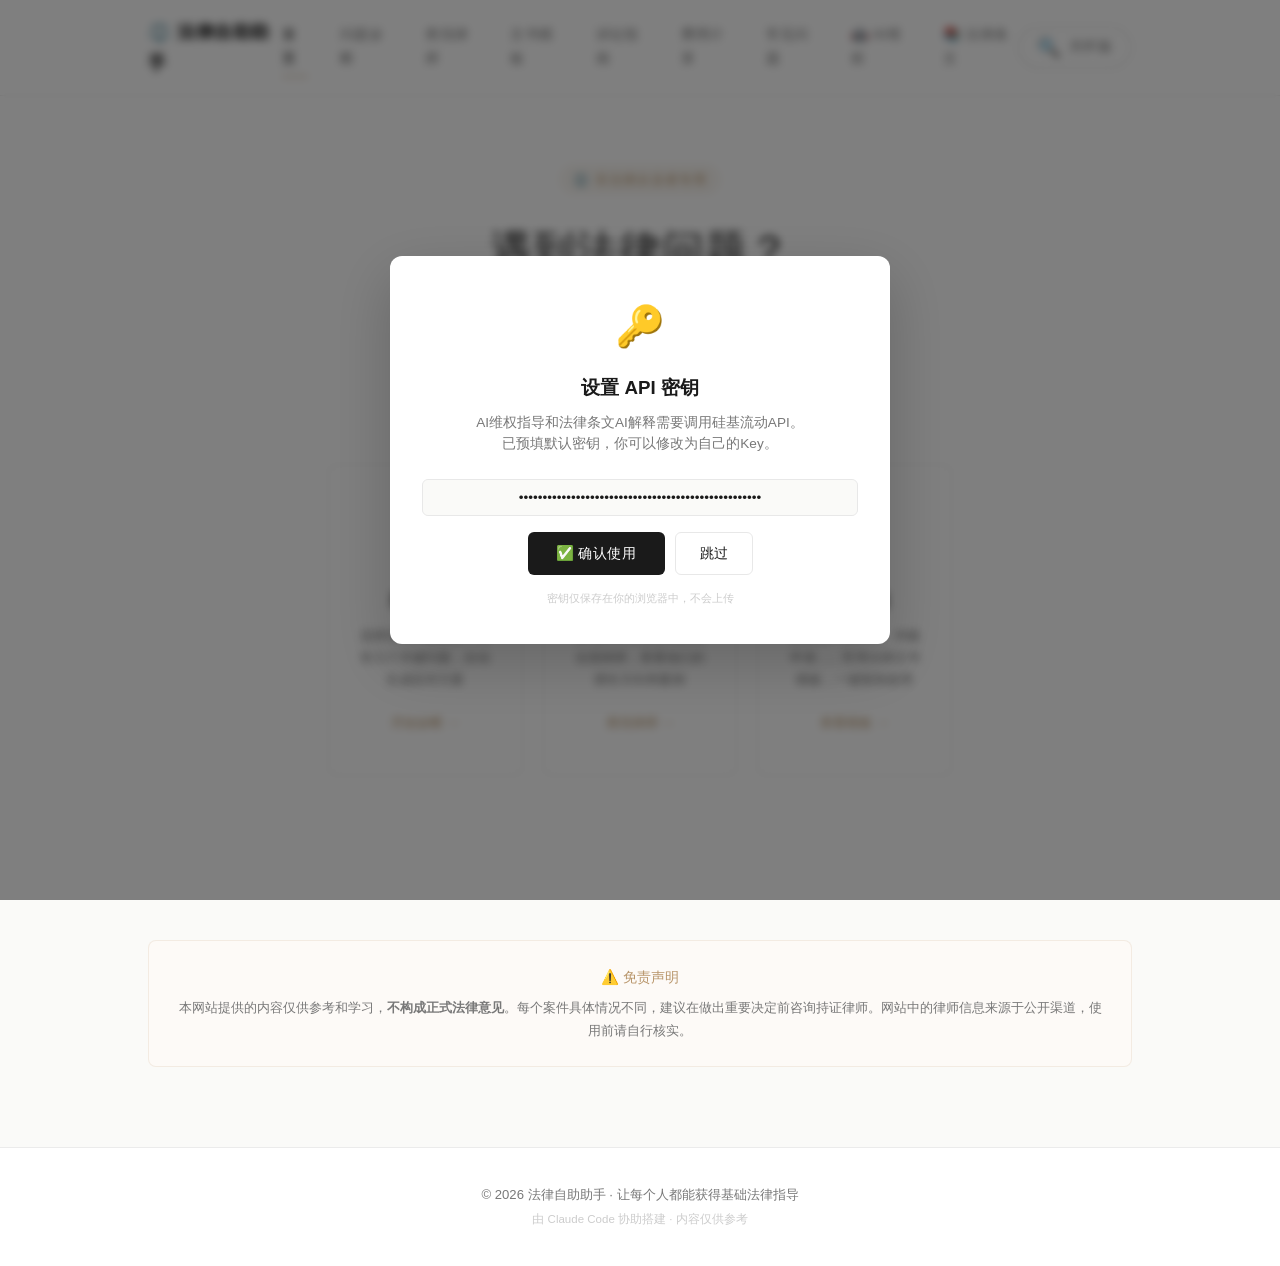
<file: index.html>
﻿<!DOCTYPE html>
<html><head><meta charset="UTF-8"><title>法律自助助手</title></head>
<body style="text-align:center;padding-top:40vh;font-family:sans-serif;">
<p style="color:#666;">⚖️ 正在加载法律自助助手...</p>
<script>
var v = "202607222109";
var t = Date.now();
location.replace("app.html?v=" + v + "&t=" + t);
</script>
</body></html>
</file>
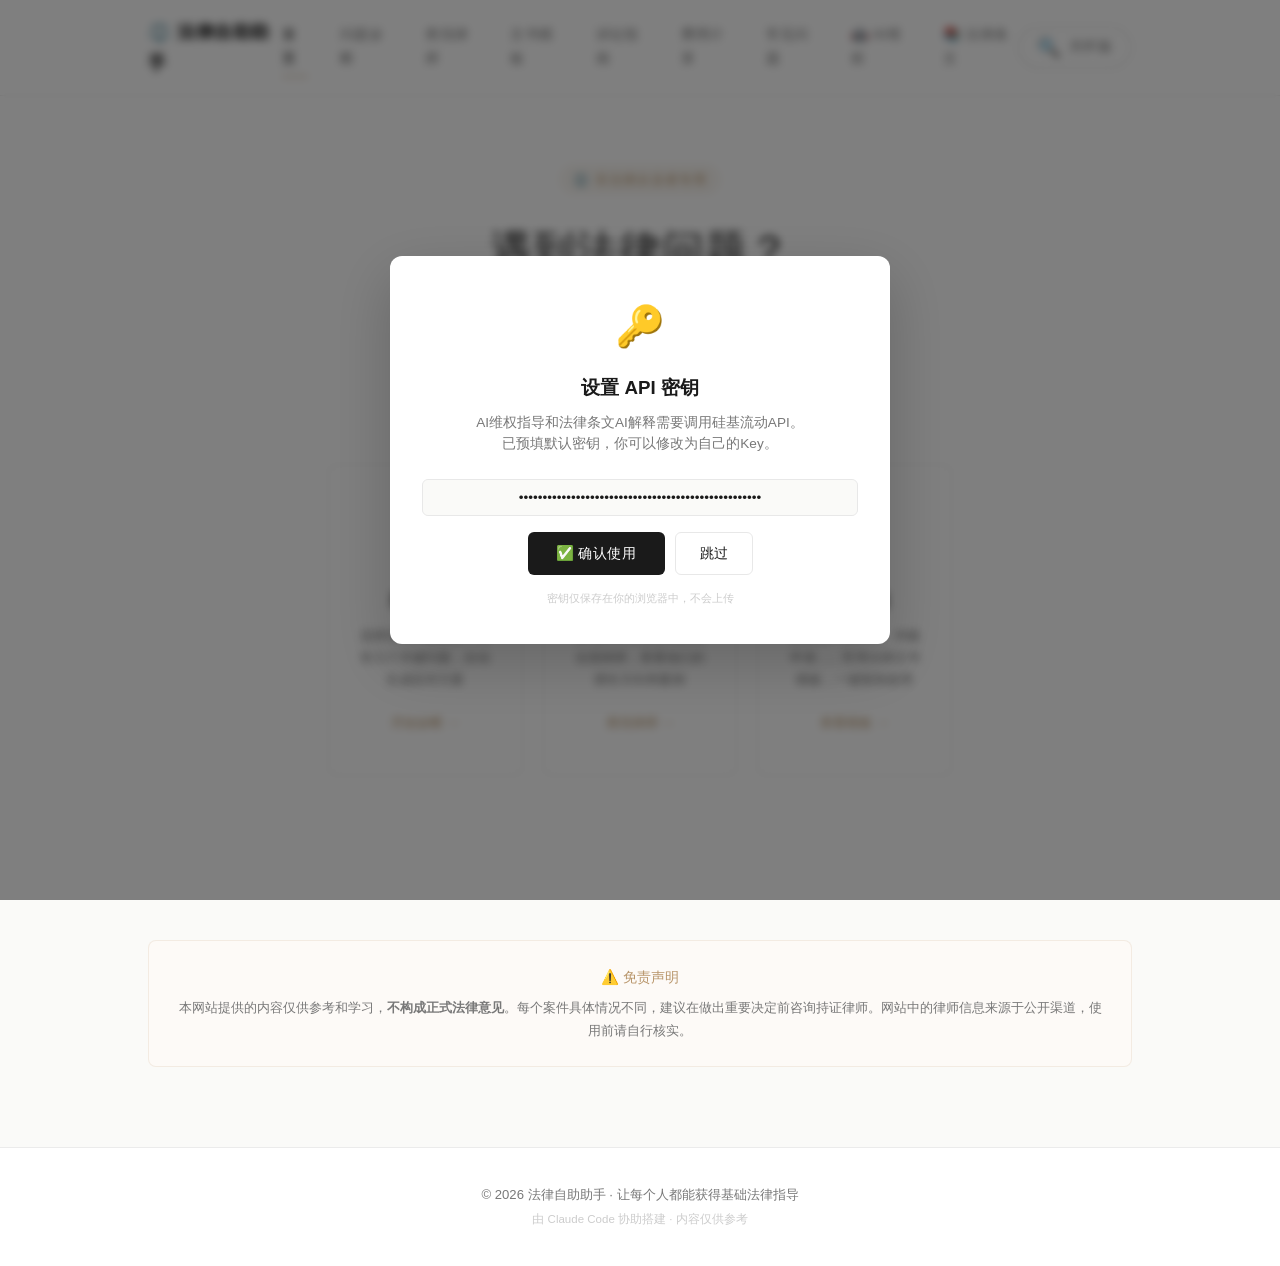
<file: app.html>
﻿<!DOCTYPE html>
<html lang="zh-CN">
<head>
    <meta charset="UTF-8">
    <meta name="viewport" content="width=device-width, initial-scale=1.0">
    <script>(function(){var v="202607231331";if(location.search.indexOf(v)===-1&&location.hostname){location.search="?v="+v}})()</script>
    <meta http-equiv="Cache-Control" content="no-cache, no-store, must-revalidate">
    <meta http-equiv="Pragma" content="no-cache">
    <meta http-equiv="Expires" content="0">
    <title>法律自助助手 - 遇到问题，三步找到解决方案</title>
    <link rel="stylesheet" href="css/style.css?v=202607231331c">
</head>
<body>

    <!-- ============================================================ -->
    <!-- 顶部导航栏 -->
    <!-- ============================================================ -->
    <header class="navbar" id="navbar">
        <div class="container nav-container">
            <a href="#home" class="nav-logo">⚖️ 法律自助助手</a>
            <nav class="nav-links">
                <a href="#home" class="active">首页</a>
                <a href="#wizard-section">问题诊断</a>
                <a href="#lawyer-section">查找律师</a>
                <a href="#template-section">文书模板</a>
                <a href="#procedure-section">诉讼指南</a>
                <a href="#calculator-section">费用计算</a>
                <a href="#faq-section">常见问题</a>
                <a href="#ai-guide-section">🤖 AI维权</a>
                <a href="#legal-db-section">📚 法律条文</a>
            </nav>
            <button class="care-mode-toggle" id="care-mode-toggle" aria-label="切换关怀版" title="切换大字关怀版，更适合老年人阅读">
                <span class="toggle-icon">🔍</span> <span class="toggle-label">关怀版</span>
            </button>
            <button class="hamburger" id="hamburger" aria-label="菜单">
                <span></span><span></span><span></span>
            </button>
        </div>
    </header>

    <!-- ============================================================ -->
    <!-- 首页 Hero -->
    <!-- ============================================================ -->
    <section class="hero section active" id="home">
        <div class="container hero-content">
            <span class="hero-badge">⚖️ 非法律从业者专用</span>
            <h1 class="hero-title-main">遇到法律问题？<br><span class="gradient-text">三步找到解决方案</span></h1>
            <p class="hero-subtitle">
                不用懂法律条文，跟着步骤走就行。覆盖消费纠纷、劳动雇佣、住房邻里、婚姻家庭四大领域。
            </p>
            <!-- 三大入口卡片 -->
            <div class="entry-cards">
                <div class="entry-card" data-target="wizard-section">
                    <div class="entry-icon">🧭</div>
                    <h3>问题诊断</h3>
                    <p>选择你的问题类型，回答几个关键问题，自动生成应对方案</p>
                    <span class="entry-arrow">开始诊断 →</span>
                </div>
                <div class="entry-card" data-target="lawyer-section">
                    <div class="entry-icon">⚖️</div>
                    <h3>查找律师</h3>
                    <p>按地区和专业领域搜索全国律师，查看他们的擅长方向和案例</p>
                    <span class="entry-arrow">查找律师 →</span>
                </div>
                <div class="entry-card" data-target="template-section">
                    <div class="entry-icon">📋</div>
                    <h3>文书模板</h3>
                    <p>起诉状、投诉函、仲裁申请……常用法律文书模板，一键复制使用</p>
                    <span class="entry-arrow">查看模板 →</span>
                </div>
            </div>
        </div>
    </section>

    <!-- ============================================================ -->
    <!-- 问题诊断向导（核心功能区） -->
    <!-- ============================================================ -->
    <section class="wizard-section section" id="wizard-section">
        <div class="container">
            <button class="back-home" onclick="document.querySelector('.nav-logo').click()">← 返回首页</button>
            <h2 class="section-title">🧭 问题诊断向导</h2>
            <p class="section-subtitle">选择你的问题类型，一步步找到解决方案</p>

            <!-- 步骤指示器 -->
            <div class="wizard-steps" id="wizard-steps">
                <div class="w-step active" data-step="1">
                    <span class="step-num">1</span>
                    <span class="step-label">选择领域</span>
                </div>
                <div class="w-step" data-step="2">
                    <span class="step-num">2</span>
                    <span class="step-label">具体场景</span>
                </div>
                <div class="w-step" data-step="3">
                    <span class="step-num">3</span>
                    <span class="step-label">关键信息</span>
                </div>
                <div class="w-step" data-step="4">
                    <span class="step-num">4</span>
                    <span class="step-label">应对方案</span>
                </div>
            </div>

            <!-- 向导内容区 -->
            <div class="wizard-container" id="wizard-container">
                <!-- Step 1: 选择领域（初始可见） -->
                <div class="wizard-panel active" id="panel-step1">
                    <h3 class="wizard-question">你遇到了哪方面的问题？</h3>
                    <div class="category-grid" id="category-grid">
                        <!-- JS动态生成 -->
                    </div>
                </div>

                <!-- Step 2: 选择场景 -->
                <div class="wizard-panel" id="panel-step2">
                    <button class="wizard-back" id="back-to-step1">← 返回重新选择</button>
                    <h3 class="wizard-question" id="step2-title">具体是什么情况？</h3>
                    <div class="scenario-grid" id="scenario-grid">
                        <!-- JS动态生成 -->
                    </div>
                </div>

                <!-- Step 3: 关键问题 -->
                <div class="wizard-panel" id="panel-step3">
                    <button class="wizard-back" id="back-to-step2">← 返回上一步</button>
                    <h3 class="wizard-question">请确认以下关键信息</h3>
                    <div class="questions-form" id="questions-form">
                        <!-- JS动态生成 -->
                    </div>
                    <button class="btn btn-primary btn-large" id="generate-plan">生成应对方案</button>
                </div>

                <!-- Step 4: 应对方案 -->
                <div class="wizard-panel" id="panel-step4">
                    <button class="wizard-back" id="back-to-step1-bottom">← 重新诊断</button>
                    <div class="plan-result" id="plan-result">
                        <!-- JS动态生成 -->
                    </div>
                </div>
            </div>
        </div>
    </section>

    <!-- ============================================================ -->
    <!-- 律师查找 -->
    <!-- ============================================================ -->
    <section class="lawyer-section section" id="lawyer-section">
        <div class="container">
            <button class="back-home" onclick="document.querySelector('.nav-logo').click()">← 返回首页</button>
            <h2 class="section-title">⚖️ 查找律师</h2>
            <p class="section-subtitle">按地区和专业领域筛选，找到适合你案件的律师</p>

            <!-- 搜索和筛选 -->
            <div class="lawyer-search-bar">
                <input type="text" class="search-input" id="lawyer-search" placeholder="搜索律师姓名、律所或擅长领域...">
                <button class="btn btn-primary" id="btn-add-lawyer" style="white-space:nowrap;padding:12px 18px;">+ 添加律师</button>
            </div>
            <div class="lawyer-filter-row">
                <select class="search-select" id="filter-province">
                    <option value="">全部省份</option>
                </select>
                <select class="search-select" id="filter-city">
                    <option value="">全部城市</option>
                </select>
                <select class="search-select" id="filter-district">
                    <option value="">全部区县</option>
                </select>
                <select class="search-select" id="filter-experience">
                    <option value="">全部经验</option>
                    <option value="0-3">3年以下</option>
                    <option value="4-7">4-7年</option>
                    <option value="8-15">8-15年</option>
                    <option value="16-99">16年以上</option>
                </select>
                <select class="search-select" id="filter-firm">
                    <option value="">全部律所</option>
                </select>
                <select class="search-select" id="filter-field">
                    <option value="">全部领域</option>
                </select>
                <select class="search-select" id="filter-sort">
                    <option value="">默认排序</option>
                    <option value="exp-desc">经验从高到低</option>
                    <option value="exp-asc">经验从低到高</option>
                </select>
            </div>

            <!-- 律师列表 -->
            <div class="lawyer-count" id="lawyer-count" style="text-align:center;margin-bottom:20px;color:var(--text-secondary);font-size:0.85rem;"></div>
            <div class="lawyer-grid" id="lawyer-grid">
                <!-- JS动态渲染 -->
            </div>
            <div class="pagination" id="lawyer-pagination" style="display:none;">
                <button class="page-btn" id="page-prev">← 上一页</button>
                <span class="page-info" id="page-info"></span>
                <button class="page-btn" id="page-next">下一页 →</button>
            </div>
            <div class="no-results" id="lawyer-no-results" style="display:none;">
                <p>😕 没有找到匹配的律师，试试调整筛选条件</p>
            </div>
        </div>
    </section>

    <!-- ============================================================ -->
    <!-- 文书模板 -->
    <!-- ============================================================ -->
    <section class="template-section section" id="template-section">
        <div class="container">
            <h2 class="section-title">📋 法律文书模板</h2>
            <p class="section-subtitle">常用法律文书模板，点击即可复制使用。请根据实际情况修改括号内容。</p>

            <!-- 分类筛选 -->
            <div class="filter-buttons" id="template-filters">
                <!-- JS动态生成 -->
            </div>

            <!-- 模板列表 -->
            <div class="template-list" id="template-list">
                <!-- JS动态渲染 -->
            </div>
        </div>
    </section>

    <!-- ============================================================ -->
    <!-- 常见问题 FAQ -->
    <!-- ============================================================ -->
    <section class="faq-section section" id="faq-section">
        <div class="container">
            <h2 class="section-title">💡 常见问题</h2>
            <p class="section-subtitle">法律小白最常问的问题，用大白话给你讲清楚</p>

            <div class="faq-list" id="faq-list">
                <!-- JS动态渲染 -->
            </div>
        </div>
    </section>

    <!-- ============================================================ -->
    <!-- 程序性知识（诉讼时效/证据/费用/法援） -->
    <!-- ============================================================ -->
    <section class="procedure-section section" id="procedure-section">
        <div class="container">
            <h2 class="section-title">📖 打官司前必读</h2>
            <p class="section-subtitle">普通人最困惑的几个问题，一次讲清楚</p>

            <div class="procedure-grid">
                <!-- 诉讼时效 -->
                <div class="procedure-card">
                    <div class="proc-icon">⏰</div>
                    <h4>诉讼时效：过期就输了</h4>
                    <div class="proc-body">
                        <p><strong>一般民事纠纷：3年</strong>（从你知道权利被侵害+知道是谁侵害你时算）</p>
                        <p><strong>劳动仲裁：1年</strong>（从离职之日算起）</p>
                        <p><strong>交通事故人身损害：3年</strong></p>
                        <p><strong>保险理赔：3年</strong>（从被拒赔之日起）</p>
                        <p class="proc-tip">💡 时效可以"中断"重新计算——每次催对方（有记录）、对方部分还款，时效重新开始算3年。</p>
                    </div>
                </div>

                <!-- 证据指南 -->
                <div class="procedure-card">
                    <div class="proc-icon">📸</div>
                    <h4>证据怎么收集和保存</h4>
                    <div class="proc-body">
                        <p><strong>电子证据：</strong>微信聊天记录、邮件、短信→截图+保留原始记录（不要删聊天记录）；录音→提前说明时间地点人物，不要剪辑</p>
                        <p><strong>书面证据：</strong>合同、收据、借条→原件保留好</p>
                        <p><strong>转账记录：</strong>银行流水、WX/ZFB转账记录→导出带公章的版本</p>
                        <p class="proc-tip">💡 黄金原则：<strong>先固定证据，再采取行动</strong>。不要等到开始维权了才想起来没留证据。</p>
                    </div>
                </div>

                <!-- 诉讼费用 -->
                <div class="procedure-card">
                    <div class="proc-icon">💵</div>
                    <h4>打官司要花多少钱</h4>
                    <div class="proc-body" id="cost-estimate">
                        <p><strong>劳动仲裁：完全免费！</strong></p>
                        <p><strong>小额诉讼（5万以下）：</strong>诉讼费50元起，一审终审</p>
                        <p><strong>一般民事诉讼：</strong>按下表计算</p>
                        <div class="cost-table">
                            <div class="cost-row"><span>1万元以下</span><span>50元</span></div>
                            <div class="cost-row"><span>1万-10万</span><span>标的额 × 2.5% - 200</span></div>
                            <div class="cost-row"><span>10万-20万</span><span>标的额 × 2% + 300</span></div>
                            <div class="cost-row"><span>20万-50万</span><span>标的额 × 1.5% + 1300</span></div>
                        </div>
                        <p class="proc-tip">💡 赢了官司的话，诉讼费一般由败诉方承担。经济困难可申请缓交/减交/免交。</p>
                    </div>
                </div>

                <!-- 法律援助 -->
                <div class="procedure-card">
                    <div class="proc-icon">🆓</div>
                    <h4>没钱请律师怎么办</h4>
                    <div class="proc-body">
                        <p><strong>法律援助（免费律师）：</strong>符合以下条件可以申请：</p>
                        <p>① 经济困难（低保户/低收入家庭）</p>
                        <p>② 涉及追索赡养费、抚养费、劳动报酬、工伤赔偿</p>
                        <p>③ 刑事案件中的嫌疑人/被告人/被害人</p>
                        <p><strong>怎么申请：</strong>去当地司法局法律援助中心，带身份证+困难证明+案件材料。</p>
                        <p class="proc-tip">💡 拨打 <strong>12348</strong> 法律援助热线，免费法律咨询，7×24小时。</p>
                    </div>
                </div>
            </div>
        </div>
    </section>

    <!-- ============================================================ -->
    <!-- 诉讼费计算器 -->
    <!-- ============================================================ -->
    <section class="calculator-section section" id="calculator-section">
        <div class="container">
            <h2 class="section-title">🧮 诉讼费快速计算</h2>
            <p class="section-subtitle">输入你要索赔的金额，一键算出诉讼费</p>

            <div class="calculator-box">
                <div class="calc-input-row">
                    <span class="calc-label">我要索赔：</span>
                    <input type="number" class="calc-input" id="calc-amount" placeholder="输入金额" min="0" step="100">
                    <span class="calc-label">元</span>
                    <button class="btn btn-primary" id="calc-btn">计算</button>
                </div>
                <div class="calc-result" id="calc-result">
                    <div class="calc-result-item">
                        <span class="calc-result-label">诉讼费</span>
                        <span class="calc-result-value" id="calc-fee">—</span>
                    </div>
                    <div class="calc-result-item">
                        <span class="calc-result-label">程序类型</span>
                        <span class="calc-result-value" id="calc-type">—</span>
                    </div>
                    <div class="calc-result-item">
                        <span class="calc-result-label">审理时长</span>
                        <span class="calc-result-value" id="calc-time">—</span>
                    </div>
                </div>
                <p class="calc-note">* 此为受理费，不含鉴定、公告等其他费用。劳动仲裁免费。</p>
            </div>
        </div>
    </section>

    <!-- ============================================================ -->
    <!-- 法律术语小词典 -->
    <!-- ============================================================ -->
    <section class="glossary-section section" id="glossary-section">
        <div class="container">
            <h2 class="section-title">📚 法律术语小词典</h2>
            <p class="section-subtitle">用大白话解释你可能遇到的法律名词</p>

            <div class="glossary-grid" id="glossary-grid">
                <!-- JS动态渲染 -->
            </div>
        </div>
    </section>

    <!-- ============================================================ -->
    <!-- 律师详情弹窗 -->
    <!-- ============================================================ -->
    <div class="lawyer-modal-overlay" id="lawyer-modal-overlay">
        <div class="lawyer-modal" id="lawyer-modal">
            <button class="lawyer-modal-close" id="lawyer-modal-close">&times;</button>
            <div class="lawyer-modal-content" id="lawyer-modal-content">
                <!-- JS动态渲染 -->
            </div>
        </div>
    </div>

    <!-- ============================================================ -->
    <!-- 添加律师表单弹窗 -->
    <!-- ============================================================ -->
    <div class="lawyer-modal-overlay" id="add-lawyer-overlay">
        <div class="lawyer-modal" style="max-width:600px;">
            <button class="lawyer-modal-close" id="add-lawyer-close">&times;</button>
            <div style="padding:36px 32px;">
                <h3 style="text-align:center;margin-bottom:24px;font-weight:600;">📝 添加律师信息</h3>
                <form id="add-lawyer-form" style="display:flex;flex-direction:column;gap:14px;">
                    <div style="display:grid;grid-template-columns:1fr 1fr;gap:12px;">
                        <div><label style="font-size:0.82rem;color:var(--text-secondary);">姓名 *</label><input type="text" name="name" required class="upload-input" placeholder="律师姓名"></div>
                        <div><label style="font-size:0.82rem;color:var(--text-secondary);">律所</label><input type="text" name="firm" class="upload-input" placeholder="所属律所（留空则为个体律师）"></div>
                    </div>
                    <div style="display:grid;grid-template-columns:1fr 1fr;gap:12px;">
                        <div><label style="font-size:0.82rem;color:var(--text-secondary);">城市</label><input type="text" name="city" class="upload-input" placeholder="如：广州" value="广州"></div>
                        <div><label style="font-size:0.82rem;color:var(--text-secondary);">区县</label><input type="text" name="district" class="upload-input" placeholder="如：天河区" value="天河区"></div>
                    </div>
                    <div style="display:grid;grid-template-columns:1fr 1fr;gap:12px;">
                        <div><label style="font-size:0.82rem;color:var(--text-secondary);">执业年限</label><input type="number" name="experience" class="upload-input" placeholder="如：8" min="0" max="50"></div>
                        <div><label style="font-size:0.82rem;color:var(--text-secondary);">学历</label><input type="text" name="education" class="upload-input" placeholder="如：中山大学 法学硕士"></div>
                    </div>
                    <div><label style="font-size:0.82rem;color:var(--text-secondary);">擅长领域（用逗号分隔）</label><input type="text" name="fields" class="upload-input" placeholder="如：合同纠纷, 婚姻家事, 刑事辩护"></div>
                    <div><label style="font-size:0.82rem;color:var(--text-secondary);">经手案例/执业经验</label><textarea name="cases" class="upload-input" rows="3" placeholder="简要描述该律师的代表案例或执业方向"></textarea></div>
                    <div style="display:grid;grid-template-columns:1fr 1fr;gap:12px;">
                        <div><label style="font-size:0.82rem;color:var(--text-secondary);">联系方式</label><input type="text" name="contact" class="upload-input" placeholder="电话或邮箱"></div>
                        <div><label style="font-size:0.82rem;color:var(--text-secondary);">照片URL</label><input type="text" name="photo" class="upload-input" placeholder="头像链接（可选）"></div>
                    </div>
                    <div><label style="font-size:0.82rem;color:var(--text-secondary);">数据来源</label><input type="text" name="source" class="upload-input" placeholder="如：小红书、朋友圈、朋友推荐..."></div>
                    <button type="submit" class="btn btn-primary" style="width:100%;margin-top:8px;">✅ 提交添加</button>
                </form>
                <p id="add-lawyer-msg" style="text-align:center;margin-top:10px;font-size:0.82rem;color:#6a9b7a;display:none;"></p>
            </div>
        </div>
    </div>

    <!-- ============================================================ -->
    <!-- AI维权指导 -->
    <!-- ============================================================ -->
    <section class="ai-guide-section section" id="ai-guide-section">
        <div class="container">
            <button class="back-home" onclick="document.querySelector('.nav-logo').click()">← 返回首页</button>
            <h2 class="section-title">🤖 AI 维权指导</h2>
            <p class="section-subtitle">用大白话描述你遇到的法律问题，AI帮你一步步分析该怎么维权</p>

            <div class="ai-guide-container">
                <!-- 输入区 -->
                <div class="ai-input-area">
                    <label class="ai-input-label" for="ai-case-input">📝 请描述你的情况：</label>
                    <textarea id="ai-case-input" class="ai-case-textarea" placeholder="例如：我在XX超市买到了一包过期的饼干，吃完了才发现已经过期两个月了。我找超市要求赔偿，他们说给我换一包新的，我觉得不合理。我应该怎么办？&#10;&#10;尽量说清楚：什么人、在什么时间、发生了什么事、你做了什么、对方什么反应" rows="7"></textarea>
                    <div class="ai-input-actions">
                        <button class="btn btn-primary btn-large" id="ai-analyze-btn" style="margin:0;">🚀 开始分析</button>
                        <span class="ai-input-hint">Ctrl+Enter 快速提交</span>
                    </div>
                </div>

                <!-- 输出区 -->
                <div class="ai-output-area" id="ai-output-area" style="display:none;">
                    <!-- 流式输出内容 -->
                </div>
                <div class="ai-output-footer" id="ai-output-footer" style="display:none;">
                    <button class="copy-btn" id="ai-copy-btn" style="display:none;">📋 复制全文</button>
                    <button class="btn-retry-secondary" id="ai-reset-btn">🔄 重新分析</button>
                </div>
                <div class="ai-output-footer" id="ai-cancel-footer" style="display:none;">
                    <button class="btn-retry-secondary" id="ai-stop-btn">⏹ 停止生成</button>
                </div>

                <!-- 提示 -->
                <div class="ai-disclaimer">
                    <p>⚠️ AI分析仅供参考，不构成正式法律意见。每个案件情况不同，重要决定请咨询持证律师。</p>
                    <p>🔑 API Key可在页面加载时弹出的窗口中修改，或点击<a href="#" onclick="document.getElementById('ai-key-modal').classList.add('open');document.body.style.overflow='hidden';return false;">这里</a>重新设置。</p>
                </div>
            </div>
        </div>
    </section>

    <!-- ============================================================ -->
    <!-- 法律条文知识库 -->
    <!-- ============================================================ -->
    <section class="legal-db-section section" id="legal-db-section">
        <div class="container">
            <button class="back-home" onclick="document.querySelector('.nav-logo').click()">← 返回首页</button>
            <h2 class="section-title">📚 法律条文百科</h2>
            <p class="section-subtitle">按部门法体系分类浏览，支持中国+国际法律对比，每条配白话解释</p>

            <!-- 顶部搜索+筛选 -->
            <div class="legal-top-bar">
                <div class="legal-search-bar">
                    <input type="text" class="search-input" id="legal-search-input" placeholder="搜索法条、关键词... 如：加班费、欺诈、GDPR">
                </div>
                <div class="legal-adv-filters">
                    <select class="search-select" id="filter-country"><option value="all">🌐 全部国家</option></select>
                    <select class="search-select" id="filter-hierarchy"><option value="all">全部层级</option></select>
                </div>
                <div class="legal-breadcrumb" id="legal-breadcrumb">📚 法律条文百科</div>
            </div>

            <!-- 双栏布局 -->
            <div class="legal-layout">
                <!-- 左侧树形目录 -->
                <aside class="legal-sidebar" id="legal-sidebar">
                    <div class="sidebar-title">📂 分类目录</div>
                    <div class="sidebar-tree" id="legal-sidebar-tree">
                        <p class="loading-hint">⏳ 加载中...</p>
                    </div>
                </aside>

                <!-- 右侧主内容 -->
                <div class="legal-main">
                    <div class="legal-result-header">
                        <span class="legal-result-count" id="legal-result-count"></span>
                    </div>
                    <div class="provision-grid" id="provision-grid">
                        <p class="loading-hint">⏳ 正在加载法律条文...</p>
                    </div>
                    <div class="pagination" id="provision-pagination" style="display:none;">
                        <button class="page-btn" id="provision-page-prev">← 上一页</button>
                        <span class="page-info" id="provision-page-info"></span>
                        <button class="page-btn" id="provision-page-next">下一页 →</button>
                    </div>
                    <div class="no-results" id="provision-no-results" style="display:none;">
                        <p>😕 没有找到匹配的法律条文，试试换个关键词或筛选条件</p>
                    </div>
                </div>
            </div>
        </div>
    </section>

    <!-- ============================================================ -->
    <!-- AI API Key 弹窗 -->
    <!-- ============================================================ -->
    <div class="lawyer-modal-overlay" id="ai-key-modal">
        <div class="lawyer-modal" style="max-width:500px;">
            <div style="padding:36px 32px;text-align:center;">
                <div style="font-size:2.5rem;margin-bottom:12px;">🔑</div>
                <h3 style="font-weight:600;margin-bottom:8px;">设置 API 密钥</h3>
                <p style="color:var(--text-secondary);font-size:0.85rem;margin-bottom:20px;line-height:1.6;">
                    AI维权指导和法律条文AI解释需要调用硅基流动API。<br>已预填默认密钥，你可以修改为自己的Key。
                </p>
                <input type="password" id="ai-key-input" class="upload-input" placeholder="sk-..." style="text-align:center;margin-bottom:16px;">
                <div style="display:flex;gap:10px;justify-content:center;">
                    <button class="btn btn-primary" id="ai-key-save">✅ 确认使用</button>
                    <button class="btn-retry-secondary" onclick="document.getElementById('ai-key-modal').classList.remove('open');document.body.style.overflow='';">跳过</button>
                </div>
                <p style="color:#ccc;font-size:0.7rem;margin-top:14px;">密钥仅保存在你的浏览器中，不会上传</p>
            </div>
        </div>
    </div>

    <!-- ============================================================ -->
    <!-- 免责声明 -->
    <!-- ============================================================ -->
    <section class="disclaimer-section">
        <div class="container">
            <div class="disclaimer-box">
                <h4>⚠️ 免责声明</h4>
                <p>本网站提供的内容仅供参考和学习，<strong>不构成正式法律意见</strong>。每个案件具体情况不同，建议在做出重要决定前咨询持证律师。网站中的律师信息来源于公开渠道，使用前请自行核实。</p>
            </div>
        </div>
    </section>

    <!-- ============================================================ -->
    <!-- 页脚 -->
    <!-- ============================================================ -->
    <footer class="footer">
        <div class="container">
            <p class="footer-text">© 2026 法律自助助手 · 让每个人都能获得基础法律指导</p>
            <p class="footer-credit">由 Claude Code 协助搭建 · 内容仅供参考</p>
        </div>
    </footer>

    <!-- 数据文件（通过script标签加载，file://协议100%兼容） -->
    <script src="data/knowledge-base-data.js?v=202607231331c"></script>
    <script src="data/lawyers-data.js?v=202607231331c"></script>
    <script src="data/templates-data.js?v=202607231331c"></script>
    <script src="data/legal-provisions-data.js?v=202607231331c"></script>
    <!-- JavaScript -->
    <script src="js/main.js?v=202607231331c"></script>
    <script src="js/wizard.js?v=202607231331c"></script>
    <script src="js/lawyer-search.js?v=202607231331c"></script>
    <script src="js/legal-search.js?v=202607231331c"></script>
    <script src="js/ai-guide.js?v=202607231331c"></script>
</body>
</html>
</file>
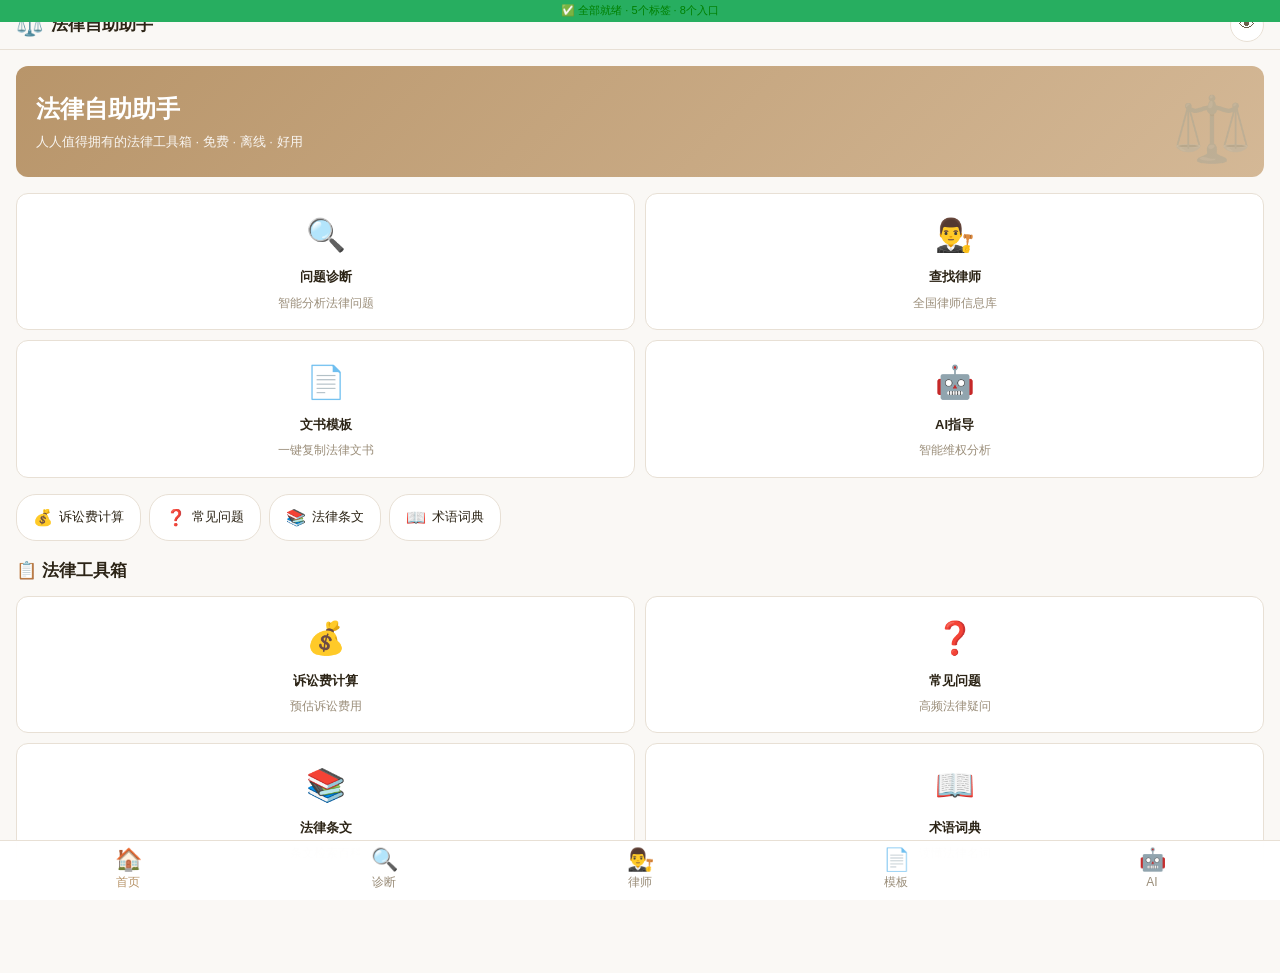
<file: mobile.html>
<!DOCTYPE html>
<html lang="zh-CN">
<head>
<meta charset="UTF-8">
<meta name="viewport" content="width=device-width, initial-scale=1.0, maximum-scale=1.0, user-scalable=no, viewport-fit=cover">
<meta name="apple-mobile-web-app-capable" content="yes">
<meta name="apple-mobile-web-app-status-bar-style" content="default">
<meta name="apple-mobile-web-app-title" content="法律自助助手">
<meta name="theme-color" content="#b8956a">
<title>法律自助助手</title>
<link rel="manifest" href="[data-uri]">
<style>
:root {
  --primary: #b8956a;
  --primary-dark: #9a7d56;
  --primary-light: #f5efe6;
  --bg: #faf8f5;
  --card-bg: #ffffff;
  --text: #2c2416;
  --text-secondary: #6b5e4a;
  --text-muted: #9b8e7a;
  --border: #e8e0d5;
  --danger: #c0392b;
  --success: #27ae60;
  --warning: #f39c12;
  --radius: 12px;
  --radius-sm: 8px;
  --shadow: 0 2px 12px rgba(0,0,0,0.06);
  --shadow-lg: 0 4px 24px rgba(0,0,0,0.1);
  --tab-height: 60px;
  --header-height: 50px;
  --safe-bottom: env(safe-area-inset-bottom, 0px);
  --font-xs: 12px;
  --font-sm: 13px;
  --font-md: 15px;
  --font-lg: 17px;
  --font-xl: 20px;
  --font-xxl: 24px;
}

* { margin:0; padding:0; box-sizing:border-box; }

body {
  font-family: -apple-system, BlinkMacSystemFont, "PingFang SC", "Microsoft YaHei", "Helvetica Neue", sans-serif;
  background: var(--bg);
  color: var(--text);
  font-size: var(--font-md);
  line-height: 1.6;
  -webkit-font-smoothing: antialiased;
  -webkit-tap-highlight-color: transparent;
  overscroll-behavior: none;
  padding-bottom: calc(var(--tab-height) + var(--safe-bottom));
  padding-top: var(--header-height);
}

/* ===== Header ===== */
.app-header {
  position: fixed; top:0; left:0; right:0; z-index:100;
  height: var(--header-height);
  background: rgba(250,248,245,0.92);
  backdrop-filter: blur(20px);
  -webkit-backdrop-filter: blur(20px);
  border-bottom: 1px solid var(--border);
  display: flex; align-items: center; justify-content: space-between;
  padding: 0 16px;
}
.header-title {
  font-size: var(--font-lg); font-weight: 700;
  color: var(--text); display: flex; align-items: center; gap: 8px;
}
.header-title .icon { font-size: 22px; }
.header-actions { display: flex; gap: 8px; align-items: center; }
.btn-icon {
  width: 34px; height: 34px; border-radius: 50%;
  border: 1px solid var(--border); background: var(--card-bg);
  font-size: 16px; display: flex; align-items: center; justify-content: center;
  cursor: pointer; color: var(--text-secondary);
}
.btn-icon:active { background: var(--primary-light); }

/* ===== Bottom Tab Bar ===== */
.tab-bar {
  position: fixed; bottom:0; left:0; right:0; z-index:100;
  height: calc(var(--tab-height) + var(--safe-bottom));
  padding-bottom: var(--safe-bottom);
  background: rgba(255,255,255,0.95);
  backdrop-filter: blur(20px);
  -webkit-backdrop-filter: blur(20px);
  border-top: 1px solid var(--border);
  display: flex; align-items: center;
}
.tab-item {
  flex:1; display: flex; flex-direction: column;
  align-items: center; justify-content: center;
  gap: 2px; cursor: pointer; padding: 6px 0;
  color: var(--text-muted); transition: color 0.2s;
  -webkit-tap-highlight-color: transparent;
  user-select: none;
}
.tab-item.active { color: var(--primary); }
.tab-item .tab-icon { font-size: 22px; line-height: 1; }
.tab-item .tab-label { font-size: var(--font-xs); font-weight: 500; }

/* ===== Pages ===== */
.page {
  display: none; padding: 16px;
  animation: fadeIn 0.25s ease;
}
.page.active { display: block; }

@keyframes fadeIn { from { opacity:0; transform:translateY(8px); } to { opacity:1; transform:translateY(0); } }

/* ===== Home Page ===== */
.hero-card {
  background: linear-gradient(135deg, #b8956a 0%, #d4b896 100%);
  border-radius: var(--radius); padding: 24px 20px;
  color: #fff; margin-bottom: 16px; position: relative; overflow: hidden;
}
.hero-card::after {
  content: '⚖️'; position: absolute; right: 12px; top: 12px;
  font-size: 64px; opacity: 0.15;
}
.hero-card h2 { font-size: var(--font-xxl); font-weight: 700; margin-bottom: 4px; position: relative; z-index:1; }
.hero-card p { font-size: var(--font-sm); opacity: 0.9; position: relative; z-index:1; }

.entry-grid { display: grid; grid-template-columns: 1fr 1fr; gap: 10px; margin-bottom: 16px; }
.entry-card {
  background: var(--card-bg); border: 1px solid var(--border);
  border-radius: var(--radius); padding: 16px;
  cursor: pointer; transition: all 0.2s;
  display: flex; flex-direction: column; align-items: center;
  text-align: center; gap: 6px;
}
.entry-card:active { transform: scale(0.97); background: var(--primary-light); }
.entry-card .entry-icon { font-size: 32px; }
.entry-card .entry-label { font-size: var(--font-sm); font-weight: 600; color: var(--text); }
.entry-card .entry-desc { font-size: var(--font-xs); color: var(--text-muted); }

.quick-actions { display: flex; gap: 8px; margin-bottom: 16px; overflow-x: auto; -webkit-overflow-scrolling: touch; }
.quick-action {
  flex-shrink: 0; padding: 10px 16px;
  border-radius: 20px; background: var(--card-bg);
  border: 1px solid var(--border); font-size: var(--font-sm);
  cursor: pointer; white-space: nowrap;
  display: flex; align-items: center; gap: 6px;
  color: var(--text);
}
.quick-action:active { background: var(--primary-light); }
.quick-action .qa-icon { font-size: 16px; }

/* ===== Wizard Page ===== */
.wizard-steps { display: flex; margin-bottom: 16px; position: relative; }
.wizard-steps::before {
  content: ''; position: absolute; top: 16px; left: 10%; right: 10%;
  height: 2px; background: var(--border); z-index: 0;
}
.wizard-step {
  flex:1; display: flex; flex-direction: column; align-items: center;
  gap: 6px; z-index: 1; position: relative;
}
.wizard-step .step-dot {
  width: 32px; height: 32px; border-radius: 50%;
  background: var(--card-bg); border: 2px solid var(--border);
  display: flex; align-items: center; justify-content: center;
  font-size: var(--font-sm); font-weight: 700; color: var(--text-muted);
  transition: all 0.3s;
}
.wizard-step.active .step-dot,
.wizard-step.done .step-dot {
  background: var(--primary); border-color: var(--primary); color: #fff;
}
.wizard-step.done .step-dot::after { content: '✓'; }
.wizard-step .step-label { font-size: var(--font-xs); color: var(--text-muted); }
.wizard-step.active .step-label { color: var(--primary); font-weight: 600; }

.wizard-panel { display: none; }
.wizard-panel.active { display: block; }

.category-grid { display: grid; grid-template-columns: 1fr 1fr; gap: 10px; }
.category-card {
  background: var(--card-bg); border: 2px solid var(--border);
  border-radius: var(--radius); padding: 20px 16px; text-align: center;
  cursor: pointer; transition: all 0.2s;
}
.category-card:active, .category-card.selected {
  border-color: var(--primary); background: var(--primary-light);
}
.category-card .cat-icon { font-size: 36px; margin-bottom: 8px; }
.category-card .cat-name { font-size: var(--font-md); font-weight: 600; }
.category-card .cat-desc { font-size: var(--font-xs); color: var(--text-muted); margin-top: 4px; }

.scenario-list { display: flex; flex-direction: column; gap: 8px; }
.scenario-item {
  background: var(--card-bg); border: 1px solid var(--border);
  border-radius: var(--radius); padding: 14px 16px;
  cursor: pointer; display: flex; align-items: center; gap: 12px;
}
.scenario-item:active { background: var(--primary-light); }
.scenario-item .si-icon { font-size: 28px; }
.scenario-item .si-info { flex:1; }
.scenario-item .si-name { font-weight: 600; font-size: var(--font-md); }
.scenario-item .si-desc { font-size: var(--font-xs); color: var(--text-muted); }
.scenario-item .si-arrow { color: var(--text-muted); }

.question-block { margin-bottom: 20px; }
.question-block .q-label { font-weight: 600; margin-bottom: 10px; display: block; font-size: var(--font-md); }
.option-group { display: flex; flex-direction: column; gap: 8px; }
.option-item {
  padding: 12px 16px; border: 1px solid var(--border);
  border-radius: var(--radius-sm); cursor: pointer;
  background: var(--card-bg); font-size: var(--font-md);
  display: flex; align-items: center; gap: 8px;
  transition: all 0.15s;
}
.option-item:active, .option-item.selected {
  border-color: var(--primary); background: var(--primary-light);
}
.option-item .oi-radio {
  width: 20px; height: 20px; border-radius: 50%;
  border: 2px solid var(--border); flex-shrink: 0;
  display: flex; align-items: center; justify-content: center;
}
.option-item.selected .oi-radio {
  border-color: var(--primary);
}
.option-item.selected .oi-radio::after {
  content: ''; width: 10px; height: 10px; border-radius: 50%; background: var(--primary);
}

/* ===== Buttons ===== */
.btn {
  display: inline-flex; align-items: center; justify-content: center;
  gap: 6px; padding: 12px 24px; border-radius: var(--radius-sm);
  font-size: var(--font-md); font-weight: 600; border: none;
  cursor: pointer; transition: all 0.2s; width: 100%;
}
.btn-primary { background: var(--primary); color: #fff; }
.btn-primary:active { background: var(--primary-dark); }
.btn-outline {
  background: var(--card-bg); color: var(--primary);
  border: 1px solid var(--primary);
}
.btn-outline:active { background: var(--primary-light); }
.btn-sm { padding: 8px 16px; font-size: var(--font-sm); width: auto; }
.btn-danger { background: var(--danger); color: #fff; }
.btn-block { display: flex; width: 100%; }

/* ===== Lawyer Page ===== */
.search-bar {
  display: flex; gap: 8px; margin-bottom: 12px;
}
.search-input {
  flex:1; padding: 10px 14px; border: 1px solid var(--border);
  border-radius: var(--radius-sm); font-size: var(--font-md);
  background: var(--card-bg); color: var(--text);
  -webkit-appearance: none;
}
.search-input:focus { outline: none; border-color: var(--primary); }

.filter-scroll {
  display: flex; gap: 6px; margin-bottom: 12px;
  overflow-x: auto; -webkit-overflow-scrolling: touch;
  padding-bottom: 4px;
}
.filter-chip {
  flex-shrink: 0; padding: 6px 14px; border-radius: 16px;
  border: 1px solid var(--border); background: var(--card-bg);
  font-size: var(--font-sm); cursor: pointer; white-space: nowrap;
  color: var(--text-secondary);
}
.filter-chip.active { background: var(--primary); color: #fff; border-color: var(--primary); }

.lawyer-card {
  background: var(--card-bg); border: 1px solid var(--border);
  border-radius: var(--radius); padding: 14px;
  margin-bottom: 10px; cursor: pointer;
  display: flex; gap: 12px; align-items: flex-start;
}
.lawyer-card:active { background: var(--primary-light); }
.lawyer-avatar {
  width: 50px; height: 50px; border-radius: 50%;
  background: var(--primary-light); flex-shrink: 0;
  display: flex; align-items: center; justify-content: center;
  font-size: 20px; color: var(--primary); overflow: hidden;
}
.lawyer-avatar img { width:100%; height:100%; object-fit:cover; }
.lawyer-info { flex:1; min-width: 0; }
.lawyer-info .lw-name { font-weight: 700; font-size: var(--font-md); }
.lawyer-info .lw-firm { font-size: var(--font-xs); color: var(--text-muted); }
.lawyer-info .lw-tags { display: flex; gap: 4px; flex-wrap: wrap; margin-top: 4px; }
.lawyer-info .lw-tag {
  font-size: 10px; padding: 2px 8px; border-radius: 10px;
  background: var(--primary-light); color: var(--primary);
}
.lawyer-info .lw-meta { font-size: var(--font-xs); color: var(--text-muted); margin-top: 4px; }

/* ===== Template Page ===== */
.template-card {
  background: var(--card-bg); border: 1px solid var(--border);
  border-radius: var(--radius); margin-bottom: 10px; overflow: hidden;
}
.template-header {
  padding: 14px 16px; cursor: pointer;
  display: flex; align-items: center; gap: 10px;
}
.template-header .th-icon { font-size: 24px; }
.template-header .th-info { flex:1; }
.template-header .th-name { font-weight: 600; font-size: var(--font-md); }
.template-header .th-desc { font-size: var(--font-xs); color: var(--text-muted); }
.template-header .th-arrow { color: var(--text-muted); transition: transform 0.2s; }
.template-card.expanded .th-arrow { transform: rotate(180deg); }
.template-body {
  display: none; padding: 0 16px 14px;
  border-top: 1px solid var(--border);
}
.template-card.expanded .template-body { display: block; }
.template-content {
  background: #f9f7f3; border-radius: var(--radius-sm);
  padding: 14px; font-size: var(--font-sm); white-space: pre-wrap;
  max-height: 300px; overflow-y: auto; line-height: 1.8;
  margin: 12px 0;
}
.btn-copy {
  width: 100%; padding: 10px; background: var(--primary);
  color: #fff; border: none; border-radius: var(--radius-sm);
  font-size: var(--font-md); cursor: pointer; font-weight: 600;
}
.btn-copy:active { background: var(--primary-dark); }

/* ===== AI Page ===== */
.ai-input-area { margin-bottom: 12px; }
.ai-textarea {
  width: 100%; min-height: 120px; padding: 14px;
  border: 1px solid var(--border); border-radius: var(--radius);
  font-size: var(--font-md); background: var(--card-bg); color: var(--text);
  resize: vertical; font-family: inherit; -webkit-appearance: none;
}
.ai-textarea:focus { outline: none; border-color: var(--primary); }
.ai-output {
  background: var(--card-bg); border: 1px solid var(--border);
  border-radius: var(--radius); padding: 16px; min-height: 100px;
  font-size: var(--font-sm); line-height: 1.8; margin-top: 12px;
}
.ai-output .ai-loading {
  display: flex; align-items: center; gap: 8px; color: var(--text-muted);
}
.ai-output .ai-loading .dot-pulse::after {
  content: '...'; animation: dots 1.5s steps(4,end) infinite;
}
@keyframes dots { 0% { content:'...'; } 25% { content:''; } 50% { content:'.'; } 75% { content:'..'; } }

.ai-step-title { font-weight: 700; color: var(--primary); margin: 12px 0 6px; font-size: var(--font-md); }
.ai-output ol, .ai-output ul { padding-left: 20px; margin: 6px 0; }
.ai-output li { margin: 4px 0; }

/* ===== Fee Calculator ===== */
.calc-form { margin-bottom: 12px; }
.calc-form label { display: block; font-weight: 600; margin-bottom: 4px; font-size: var(--font-sm); }
.calc-form input, .calc-form select {
  width: 100%; padding: 10px 14px; border: 1px solid var(--border);
  border-radius: var(--radius-sm); font-size: var(--font-md);
  background: var(--card-bg); margin-bottom: 12px; -webkit-appearance: none;
}
.calc-result {
  background: var(--primary-light); border-radius: var(--radius);
  padding: 16px; text-align: center;
}
.calc-result .result-amount { font-size: 32px; font-weight: 700; color: var(--primary); }

/* ===== FAQ ===== */
.faq-item {
  background: var(--card-bg); border: 1px solid var(--border);
  border-radius: var(--radius-sm); margin-bottom: 8px; overflow: hidden;
}
.faq-q {
  padding: 14px 16px; cursor: pointer; font-weight: 600;
  display: flex; justify-content: space-between; align-items: center;
  font-size: var(--font-md);
}
.faq-q:active { background: var(--primary-light); }
.faq-a { display: none; padding: 0 16px 14px; font-size: var(--font-sm); color: var(--text-secondary); line-height: 1.7; }
.faq-item.open .faq-a { display: block; }

/* ===== Modal ===== */
.modal-overlay {
  position: fixed; inset: 0; background: rgba(0,0,0,0.5); z-index: 200;
  display: none; align-items: flex-end; justify-content: center;
}
.modal-overlay.show { display: flex; }
.modal-sheet {
  background: var(--bg); border-radius: 16px 16px 0 0;
  width: 100%; max-height: 80vh; overflow-y: auto;
  padding: 20px 16px calc(20px + var(--safe-bottom));
  animation: slideUp 0.3s ease;
}
@keyframes slideUp { from { transform:translateY(100%); } to { transform:translateY(0); } }
.modal-handle {
  width: 36px; height: 4px; border-radius: 2px;
  background: var(--border); margin: 0 auto 16px;
}

/* ===== Provisions Page ===== */
.provision-card {
  background: var(--card-bg); border: 1px solid var(--border);
  border-radius: var(--radius); padding: 14px; margin-bottom: 10px;
}
.provision-card .pv-tags { display: flex; gap: 4px; flex-wrap: wrap; margin-bottom: 6px; }
.provision-card .pv-tag {
  font-size: 10px; padding: 2px 8px; border-radius: 10px;
  background: #e8e0d5; color: var(--text-secondary);
}
.provision-card .pv-title { font-weight: 700; font-size: var(--font-md); margin-bottom: 4px; }
.provision-card .pv-text {
  font-size: var(--font-sm); color: var(--text-secondary);
  overflow: hidden; max-height: 80px; transition: max-height 0.3s;
}
.provision-card .pv-text.expanded { max-height: none; }
.provision-card .pv-expand {
  color: var(--primary); font-size: var(--font-sm); cursor: pointer; margin-top: 4px;
}

/* ===== Glossary ===== */
.glossary-grid { display: grid; grid-template-columns: 1fr 1fr; gap: 8px; }
.glossary-item {
  background: var(--card-bg); border: 1px solid var(--border);
  border-radius: var(--radius-sm); padding: 12px;
}
.glossary-item h4 { font-size: var(--font-sm); margin-bottom: 4px; color: var(--primary); }
.glossary-item p { font-size: var(--font-xs); color: var(--text-secondary); }

/* ===== Plan Result ===== */
.plan-section { margin-bottom: 16px; }
.plan-section h4 {
  font-size: var(--font-md); color: var(--primary);
  border-bottom: 2px solid var(--primary-light); padding-bottom: 6px;
  margin-bottom: 10px;
}
.action-step {
  background: var(--card-bg); border: 1px solid var(--border);
  border-radius: var(--radius-sm); padding: 10px 14px; margin-bottom: 6px;
  display: flex; gap: 10px; align-items: flex-start;
}
.action-step .as-num {
  width: 24px; height: 24px; border-radius: 50%;
  background: var(--primary); color: #fff; font-size: var(--font-xs);
  display: flex; align-items: center; justify-content: center;
  flex-shrink: 0; font-weight: 700;
}
.law-tag, .warning-tag {
  display: inline-block; padding: 6px 12px; border-radius: 16px;
  margin: 3px; font-size: var(--font-sm);
}
.law-tag { background: #e8f5e9; color: #2e7d32; }
.warning-tag { background: #fff3e0; color: #e65100; }

/* ===== Care Mode ===== */
body.care-mode {
  --font-xs: 16px; --font-sm: 17px; --font-md: 19px;
  --font-lg: 21px; --font-xl: 24px; --font-xxl: 28px;
  --radius: 16px; --radius-sm: 12px;
  --header-height: 56px;
}
body.care-mode .option-item { padding: 16px; }
body.care-mode .btn { padding: 16px 24px; }
body.care-mode .tab-bar { height: calc(68px + var(--safe-bottom)); }

/* ===== Section Titles ===== */
.section-title {
  font-size: var(--font-lg); font-weight: 700; margin-bottom: 12px;
  display: flex; align-items: center; gap: 8px;
}

/* ===== Empty / Error States ===== */
.empty-state {
  text-align: center; padding: 40px 20px; color: var(--text-muted);
}
.empty-state .es-icon { font-size: 48px; margin-bottom: 12px; }
.error-banner {
  background: #fff3e0; border: 1px solid #ffcc80;
  border-radius: var(--radius-sm); padding: 12px 16px;
  margin-bottom: 12px; font-size: var(--font-sm); color: #e65100;
}
.success-toast {
  position: fixed; top: calc(var(--header-height) + 12px); left: 50%;
  transform: translateX(-50%); z-index: 300;
  background: var(--success); color: #fff; padding: 10px 24px;
  border-radius: 20px; font-size: var(--font-sm); font-weight: 600;
  animation: fadeIn 0.2s ease;
  pointer-events: none;
}

/* ===== Pagination ===== */
.pagination {
  display: flex; align-items: center; justify-content: center;
  gap: 12px; margin-top: 16px;
}
.pagination button {
  padding: 8px 16px; border: 1px solid var(--border);
  border-radius: var(--radius-sm); background: var(--card-bg);
  cursor: pointer; font-size: var(--font-sm);
}
.pagination button:disabled { opacity: 0.4; }

/* ===== Toggle ===== */
.toggle-row {
  display: flex; align-items: center; justify-content: space-between;
  padding: 10px 0;
}
.toggle-label { font-size: var(--font-sm); font-weight: 600; }
.toggle-switch {
  width: 50px; height: 28px; border-radius: 14px;
  background: var(--border); cursor: pointer; position: relative;
  transition: background 0.2s;
}
.toggle-switch.on { background: var(--primary); }
.toggle-switch::after {
  content: ''; position: absolute; top: 3px; left: 3px;
  width: 22px; height: 22px; border-radius: 50%;
  background: #fff; transition: left 0.2s;
  box-shadow: 0 1px 3px rgba(0,0,0,0.2);
}
.toggle-switch.on::after { left: 25px; }
</style>
</head>
<body>

<!-- ===== HEADER ===== -->
<div id="diag-status" style="position:fixed;top:0;left:0;right:0;z-index:99999;background:#333;color:#fff;font-size:11px;text-align:center;padding:2px;display:block;">⏳ 等待脚本...</div>
<header class="app-header">
  <div class="header-title"><span class="icon">⚖️</span><span id="headerLabel">法律自助助手</span></div>
  <div class="header-actions">
    <button class="btn-icon" id="careToggle" title="关怀版">👁</button>
  </div>
</header>

<!-- ===== PAGES ===== -->

<!-- HOME -->
<div class="page active" id="page-home">
  <div class="hero-card">
    <h2>法律自助助手</h2>
    <p>人人值得拥有的法律工具箱 · 免费 · 离线 · 好用</p>
  </div>

  <div class="entry-grid">
    <div class="entry-card" data-nav="wizard">
      <div class="entry-icon">🔍</div>
      <div class="entry-label">问题诊断</div>
      <div class="entry-desc">智能分析法律问题</div>
    </div>
    <div class="entry-card" data-nav="lawyer">
      <div class="entry-icon">👨‍⚖️</div>
      <div class="entry-label">查找律师</div>
      <div class="entry-desc">全国律师信息库</div>
    </div>
    <div class="entry-card" data-nav="template">
      <div class="entry-icon">📄</div>
      <div class="entry-label">文书模板</div>
      <div class="entry-desc">一键复制法律文书</div>
    </div>
    <div class="entry-card" data-nav="ai">
      <div class="entry-icon">🤖</div>
      <div class="entry-label">AI指导</div>
      <div class="entry-desc">智能维权分析</div>
    </div>
  </div>

  <div class="quick-actions">
    <div class="quick-action" data-nav="calc"><span class="qa-icon">💰</span>诉讼费计算</div>
    <div class="quick-action" data-nav="faq"><span class="qa-icon">❓</span>常见问题</div>
    <div class="quick-action" data-nav="provisions"><span class="qa-icon">📚</span>法律条文</div>
    <div class="quick-action" data-nav="glossary"><span class="qa-icon">📖</span>术语词典</div>
  </div>

  <div class="section-title">📋 法律工具箱</div>
  <div class="entry-grid">
    <div class="entry-card" data-nav="calc">
      <div class="entry-icon">💰</div>
      <div class="entry-label">诉讼费计算</div>
      <div class="entry-desc">预估诉讼费用</div>
    </div>
    <div class="entry-card" data-nav="faq">
      <div class="entry-icon">❓</div>
      <div class="entry-label">常见问题</div>
      <div class="entry-desc">高频法律疑问</div>
    </div>
    <div class="entry-card" data-nav="provisions">
      <div class="entry-icon">📚</div>
      <div class="entry-label">法律条文</div>
      <div class="entry-desc">条文检索百科</div>
    </div>
    <div class="entry-card" data-nav="glossary">
      <div class="entry-icon">📖</div>
      <div class="entry-label">术语词典</div>
      <div class="entry-desc">读懂法律名词</div>
    </div>
  </div>
</div>

<!-- WIZARD -->
<div class="page" id="page-wizard">
  <div class="wizard-steps" id="wizardSteps">
    <div class="wizard-step active" data-step="1">
      <div class="step-dot">1</div><div class="step-label">选类型</div>
    </div>
    <div class="wizard-step" data-step="2">
      <div class="step-dot">2</div><div class="step-label">选场景</div>
    </div>
    <div class="wizard-step" data-step="3">
      <div class="step-dot">3</div><div class="step-label">答问题</div>
    </div>
    <div class="wizard-step" data-step="4">
      <div class="step-dot">4</div><div class="step-label">看方案</div>
    </div>
  </div>

  <div class="wizard-panel active" id="wizPanel1">
    <div class="section-title">请选择纠纷类型</div>
    <div class="category-grid" id="categoryGrid"></div>
  </div>

  <div class="wizard-panel" id="wizPanel2">
    <div class="section-title" id="wizScenarioTitle">请选择具体场景</div>
    <button class="btn btn-outline btn-sm" id="wizBack1" style="margin-bottom:12px;">← 返回重选类型</button>
    <div class="scenario-list" id="scenarioList"></div>
  </div>

  <div class="wizard-panel" id="wizPanel3">
    <div class="section-title" id="wizQuestionTitle">请回答以下问题</div>
    <button class="btn btn-outline btn-sm" id="wizBack2" style="margin-bottom:12px;">← 返回重选场景</button>
    <div id="questionForm"></div>
    <button class="btn btn-primary" id="generatePlan">生成维权方案 →</button>
  </div>

  <div class="wizard-panel" id="wizPanel4">
    <button class="btn btn-outline btn-sm" id="wizRestart" style="margin-bottom:12px;">← 重新诊断</button>
    <div id="planResult"></div>
  </div>
</div>

<!-- LAWYER -->
<div class="page" id="page-lawyer">
  <div class="section-title">👨‍⚖️ 查找律师</div>
  <div class="search-bar">
    <input class="search-input" id="lawyerSearch" placeholder="搜索律师姓名、律所、领域...">
  </div>
  <div class="filter-scroll" id="lawyerFieldFilters"></div>
  <div class="filter-scroll" id="lawyerRegionFilters"></div>
  <div id="lawyerList"></div>
  <div class="pagination" id="lawyerPagination"></div>

  <!-- Add Lawyer Button -->
  <button class="btn btn-outline btn-sm" id="addLawyerBtn" style="margin-top:8px;">+ 添加律师信息</button>
</div>

<!-- TEMPLATE -->
<div class="page" id="page-template">
  <div class="section-title">📄 文书模板</div>
  <div class="filter-scroll" id="templateCats"></div>
  <div id="templateList"></div>
</div>

<!-- AI -->
<div class="page" id="page-ai">
  <div class="section-title">🤖 AI维权指导</div>
  <p style="font-size:var(--font-sm);color:var(--text-muted);margin-bottom:12px;">用大白话描述你的法律问题，AI将给你专业的维权建议</p>
  <div class="ai-input-area">
    <textarea class="ai-textarea" id="aiInput" placeholder="例如：我在某电商平台买了一个手机，收到后发现是假货，商家拒绝退款，我该怎么办？"></textarea>
    <button class="btn btn-primary" id="aiAnalyze" style="margin-top:8px;">🔍 开始分析</button>
    <button class="btn btn-outline btn-sm" id="aiStop" style="margin-top:6px;display:none;">⏹ 停止生成</button>
  </div>
  <div class="ai-output" id="aiOutput">
    <div style="text-align:center;color:var(--text-muted);padding:20px;">
      👆 输入你的法律问题，AI帮你分析维权方案
    </div>
  </div>
  <button class="btn btn-outline btn-sm" id="aiCopy" style="margin-top:8px;display:none;">📋 复制分析结果</button>
  <button class="btn btn-outline btn-sm" id="aiReset" style="margin-top:6px;">🔄 重新输入</button>
</div>

<!-- CALC -->
<div class="page" id="page-calc">
  <div class="section-title">💰 诉讼费计算器</div>
  <div class="calc-form">
    <label>案件标的额（元）</label>
    <input type="number" id="calcAmount" placeholder="请输入争议金额" inputmode="numeric">
    <label>案件类型</label>
    <select id="calcType">
      <option value="property">财产案件</option>
      <option value="divorce">离婚案件</option>
      <option value="labor">劳动争议</option>
      <option value="other">其他非财产案件</option>
    </select>
  </div>
  <button class="btn btn-primary" id="calcBtn">计算诉讼费</button>
  <div class="calc-result" id="calcResult" style="display:none;margin-top:12px;"></div>
</div>

<!-- FAQ -->
<div class="page" id="page-faq">
  <div class="section-title">❓ 常见法律问题</div>
  <div id="faqList"></div>
</div>

<!-- PROVISIONS -->
<div class="page" id="page-provisions">
  <div class="section-title">📚 法律条文百科</div>
  <div class="search-bar">
    <input class="search-input" id="provSearch" placeholder="搜索法律条文...">
  </div>
  <div class="filter-scroll" id="provBranchFilters"></div>
  <div id="provList"></div>
  <div class="pagination" id="provPagination"></div>
</div>

<!-- GLOSSARY -->
<div class="page" id="page-glossary">
  <div class="section-title">📖 法律术语词典</div>
  <div class="glossary-grid" id="glossaryGrid"></div>
</div>

<!-- ===== BOTTOM TAB BAR ===== -->
<nav class="tab-bar" id="tabBar">
  <div class="tab-item active" data-tab="home">
    <span class="tab-icon">🏠</span><span class="tab-label">首页</span>
  </div>
  <div class="tab-item" data-tab="wizard">
    <span class="tab-icon">🔍</span><span class="tab-label">诊断</span>
  </div>
  <div class="tab-item" data-tab="lawyer">
    <span class="tab-icon">👨‍⚖️</span><span class="tab-label">律师</span>
  </div>
  <div class="tab-item" data-tab="template">
    <span class="tab-icon">📄</span><span class="tab-label">模板</span>
  </div>
  <div class="tab-item" data-tab="ai">
    <span class="tab-icon">🤖</span><span class="tab-label">AI</span>
  </div>
</nav>

<!-- ===== MODAL ===== -->
<div class="modal-overlay" id="modalOverlay">
  <div class="modal-sheet" id="modalContent"></div>
</div>

<!-- ===== TOAST ===== -->
<div id="toast" class="success-toast" style="display:none;"></div>

<script>
'use strict';

// ===== DIAGNOSTIC: show script is alive =====
var _diag = document.getElementById('diag-status');
if (_diag) { _diag.textContent = '✅ 脚本已执行'; _diag.style.color = 'green'; }

// ==================== APP STATE ====================
const DATA_BASE = 'https://raw.githubusercontent.com/hxy9527164/legal-help/main/';
let knowledgeBase = null, lawyersData = [], templatesData = [], provisionsData = [];
let currentTab = 'home';
let wizardState = { category: null, scenario: null, answers: {} };
let lawyerPage = 1, lawyerFilters = { search: '', field: '全部', region: '全部' };
let provPage = 1, provFilters = { search: '', branch: '全部' };
let templateCat = '全部';
let aiAbortController = null;

// ==================== DOM REFS ====================
const $ = (s) => document.querySelector(s);
const $$ = (s) => document.querySelectorAll(s);

// ==================== TOAST ====================
function showToast(msg, duration = 2000) {
  const t = $('#toast');
  t.textContent = msg; t.style.display = 'block';
  setTimeout(() => { t.style.display = 'none'; }, duration);
}

// ==================== NAVIGATION ====================
function navigateTo(tab) {
  currentTab = tab;
  $$('.page').forEach(p => p.classList.remove('active'));
  const page = $(`#page-${tab}`);
  if (page) page.classList.add('active');

  $$('.tab-item').forEach(ti => ti.classList.remove('active'));
  const ti = $(`.tab-item[data-tab="${tab}"]`);
  if (ti) ti.classList.add('active');

  $('#headerLabel').textContent = {
    home:'法律自助助手', wizard:'问题诊断', lawyer:'查找律师',
    template:'文书模板', ai:'AI指导', calc:'诉讼费计算',
    faq:'常见问题', provisions:'法律条文', glossary:'术语词典'
  }[tab] || '法律自助助手';

  window.scrollTo({ top: 0, behavior: 'instant' });
}

// ==================== DATA LOADING ====================
async function loadJSON(path) {
  try {
    const resp = await fetch(DATA_BASE + path);
    if (resp.ok) return await resp.json();
  } catch(e) { console.warn('Fetch failed:', path, e); }
  // Fallback: try relative path
  try {
    const resp = await fetch('https://hxy9527164.github.io/legal-help/' + path);
    if (resp.ok) return await resp.json();
  } catch(e) {}
  return null;
}

async function loadAllData() {
  // 1. IMMEDIATELY use built-in default data (no network wait)
  knowledgeBase = getDefaultKnowledgeBase();
  lawyersData = getDefaultLawyers();
  templatesData = getDefaultTemplates();
  provisionsData = getDefaultProvisions();

  // 2. Try fetching remote data with SHORT timeout (don't block)
  const fetchWithTimeout = async (path, timeoutMs = 5000) => {
    try {
      const controller = new AbortController();
      const timer = setTimeout(() => controller.abort(), timeoutMs);
      const resp = await fetch(DATA_BASE + path, { signal: controller.signal });
      clearTimeout(timer);
      if (resp.ok) return await resp.json();
    } catch(e) {}
    try {
      const controller2 = new AbortController();
      const timer2 = setTimeout(() => controller2.abort(), 5000);
      const resp2 = await fetch('https://hxy9527164.github.io/legal-help/' + path, { signal: controller2.signal });
      clearTimeout(timer2);
      if (resp2.ok) return await resp2.json();
    } catch(e) {}
    return null;
  };

  // Fire all remote fetches concurrently with short timeout
  const [kb, lawyers, templates] = await Promise.allSettled([
    fetchWithTimeout('data/knowledge-base.json', 5000),
    fetchWithTimeout('data/lawyers.json', 5000),
    fetchWithTimeout('data/templates.json', 5000)
  ]);

  // Upgrade with remote data if available
  if (kb.value) knowledgeBase = kb.value;
  if (lawyers.value) lawyersData = lawyers.value;
  if (templates.value) templatesData = templates.value;

  return true;
}

// ==================== DEFAULT DATA (fallbacks) ====================
function getDefaultKnowledgeBase() { return {"categories":{"consumer":{"id":"consumer","name":"消费纠纷","icon":"🛒","description":"网购、退款、假货等消费问题","scenarios":[{"id":"fake-goods","name":"买到假货","description":"网购或实体店买到假冒伪劣商品","questions":[{"id":"q1","label":"购买渠道是什么？","type":"radio","options":["电商平台（淘宝/京东/拼多多等）","实体店","直播带货","微商/朋友圈"]},{"id":"q2","label":"是否有保留购物凭证？","type":"radio","options":["有发票/收据/订单截图","部分有","完全没有"]},{"id":"q3","label":"商家目前态度如何？","type":"radio","options":["拒绝退款","拖延不理","同意退款但要求自付运费","已联系不上"]}],"plan":{"title":"买到假货维权方案","steps":[{"order":1,"title":"固定证据","detail":"截图保存商品页面、订单详情、与商家的聊天记录。对商品拍照录像，保留原包装。"},{"order":2,"title":"联系平台客服","detail":"通过平台官方渠道投诉，提交假货证据，要求退一赔三（不足500元按500元赔）。引用消保法第55条。"},{"order":3,"title":"12315投诉","detail":"拨打12315或通过全国12315平台网站/App投诉。提供商家全称、统一社会信用代码（如有）。"},{"order":4,"title":"向市场监管部门举报","detail":"携带证据材料到商家所在地市场监管局举报，要求立案查处。"},{"order":5,"title":"起诉","detail":"若金额较大且协商无果，可向法院起诉。诉讼标的=商品价款+三倍赔偿+维权合理开支。"}],"laws":[{"name":"消费者权益保护法第55条","explain":"经营者有欺诈行为，退一赔三，不足500元按500元计算"},{"name":"电子商务法第38条","explain":"平台知道经营者侵害消费者权益而未采取必要措施的，承担连带责任"}],"pitfalls":[{"title":"超过维权时效","detail":"发现问题后要尽快行动，电商平台一般有15天售后期"},{"title":"证据灭失","detail":"不要先退货再维权，先拍照截屏保存所有证据后再退货"}],"contacts":[{"name":"全国12315平台","detail":"电话：12315 | 网站：www.12315.cn"},{"name":"中国消费者协会","detail":"电话：010-63273355"}],"lawyerType":"消费维权律师","templateIds":["complaint-letter"]}},{"id":"refund-dispute","name":"退款纠纷","description":"退货退款被拒，商家拖延退款","questions":[{"id":"q1","label":"是否已过平台售后期？","type":"radio","options":["在售后期内","刚过售后期","已超过很久"]},{"id":"q2","label":"退货原因是什么？","type":"radio","options":["商品质量问题","不想要了/七天无理由","商品与描述不符","未收到货"]}],"plan":{"title":"退款纠纷维权方案","steps":[{"order":1,"title":"检查退款政策","detail":"确认平台和商家的退款政策，特别是七天无理由退货的适用条件和例外情况。"},{"order":2,"title":"发起平台退款申请","detail":"在订单页面点击申请退款，选择正确的原因，上传相关凭证。"},{"order":3,"title":"申请平台介入","detail":"若商家拒绝，申请平台客服介入裁决。电商平台通常有先行赔付机制。"},{"order":4,"title":"12315投诉","detail":"向商家所在地市场监管部门投诉。"}],"laws":[{"name":"消费者权益保护法第25条","explain":"网购商品自收到之日起七日内可无理由退货（特殊商品除外）"}],"pitfalls":[{"title":"错过七天期限","detail":"七天无理由退货从签收日起算，不是从下单日起算。保留快递签收记录很重要。"}],"contacts":[{"name":"各电商平台客服","detail":"淘宝9510211 | 京东950618 | 拼多多客服中心"}],"lawyerType":"消费维权律师"}}]},"labor":{"id":"labor","name":"劳动纠纷","icon":"💼","description":"工资、辞退、工伤等劳动问题","scenarios":[{"id":"wage-arrear","name":"拖欠工资","description":"老板/公司拖欠工资不发","questions":[{"id":"q1","label":"是否有签劳动合同？","type":"radio","options":["有签","没签"]},{"id":"q2","label":"在单位工作了多久？","type":"radio","options":["不到3个月","3个月-1年","1年以上"]},{"id":"q3","label":"是否有工资单/银行流水/微信转账记录？","type":"radio","options":["都有","部分有","完全没有"]}],"plan":{"title":"拖欠工资维权方案","steps":[{"order":1,"title":"收集证据","detail":"收集劳动合同、工资条、考勤记录、微信聊天记录、银行流水等能证明劳动关系和欠薪事实的材料。没有劳动合同的，工牌、工作服、同事证言也行。"},{"order":2,"title":"与单位协商","detail":"明确向单位提出要求，最好用微信或邮件等可以留痕的方式。"},{"order":3,"title":"劳动监察大队投诉","detail":"拨打12333或到当地人社局劳动监察大队投诉，这是最快最省钱的途径。"},{"order":4,"title":"劳动仲裁","detail":"劳动仲裁免费，向单位所在地或劳动合同履行地劳动仲裁委申请。注意：仲裁时效为1年！"},{"order":5,"title":"法院起诉","detail":"对仲裁结果不服，可在收到裁决书15日内向法院起诉。"}],"laws":[{"name":"劳动合同法第85条","explain":"用人单位未及时足额支付报酬的，劳动行政部门责令限期支付，逾期加付50%-100%赔偿金"},{"name":"劳动争议调解仲裁法第27条","explain":"劳动争议申请仲裁的时效为1年，从知道或应当知道权利被侵害之日起算"}],"pitfalls":[{"title":"错过仲裁时效","detail":"要在知道被欠薪起1年内申请仲裁！很多人因为等公司有钱了再说而错过时效。"},{"title":"口头承诺","detail":"老板口头说下周发下个月给，不要轻信。要求写书面承诺或录音。"}],"contacts":[{"name":"劳动保障热线","detail":"12333（全国统一）"},{"name":"法律援助热线","detail":"12348（全国统一）"}],"lawyerType":"劳动争议律师","templateIds":["labor-complaint"]}},{"id":"layoff","name":"被辞退/裁员","description":"无理由辞退、裁员补偿纠纷","questions":[{"id":"q1","label":"辞退理由是什么？","type":"radio","options":["无理由辞退","以能力不足为由","公司裁员/倒闭","协商离职但补偿不合理"]},{"id":"q2","label":"在公司工作多久？","type":"radio","options":["试用期内","不到半年","半年-2年","2年以上"]}],"plan":{"title":"被辞退维权方案","steps":[{"order":1,"title":"确认辞退是否合法","detail":"违法解除劳动合同的情形：无正当理由、未提前30天通知、在医疗期/孕期/工伤期间辞退等。"},{"order":2,"title":"计算应得补偿","detail":"合法裁员：N（每满1年1个月工资）；违法解除：2N（2倍经济补偿）。"},{"order":3,"title":"保留证据","detail":"不要主动写辞职信！收集辞退通知、工资单、劳动合同、工作证、考勤记录等。"},{"order":4,"title":"申请劳动仲裁","detail":"向劳动仲裁委申请，要求支付经济补偿金或赔偿金。"}],"laws":[{"name":"劳动合同法第47条","explain":"经济补偿按每满1年支付1个月工资，6个月以上不满1年按1年算，不满6个月支付半个月"},{"name":"劳动合同法第87条","explain":"违法解除或终止劳动合同，按经济补偿标准的2倍支付赔偿金"}],"pitfalls":[{"title":"不要主动写辞职信","detail":"单位让你自愿离职千万不要答应，否则失去补偿资格！"},{"title":"录音取证","detail":"与HR或领导谈话时打开手机录音，记录辞退的理由和过程。"}],"contacts":[{"name":"劳动仲裁委","detail":"到单位所在地劳动人事争议仲裁委员会申请，免费"}],"lawyerType":"劳动争议律师"}}]},"housing":{"id":"housing","name":"住房纠纷","icon":"🏠","description":"租房、物业、房屋买卖等纠纷","scenarios":[{"id":"rent-deposit","name":"租房押金不退","description":"退租时房东无理由扣押金","questions":[{"id":"q1","label":"是否有签租房合同？","type":"radio","options":["有书面合同","只有口头约定"]},{"id":"q2","label":"房东扣押金的理由是什么？","type":"radio","options":["说房屋有损坏","说没提前通知退租","无理由就是不退","已联系不上房东"]}],"plan":{"title":"租房押金维权方案","steps":[{"order":1,"title":"检查合同条款","detail":"仔细看合同中关于押金退还的条款，确认退还条件和时间。"},{"order":2,"title":"拍照留证","detail":"退租时对房屋各个角落拍照录像，证明房屋状况良好，清洁到位。"},{"order":3,"title":"书面催告","detail":"给房东发微信/短信，明确要求退还押金并给出期限，保留沟通记录。"},{"order":4,"title":"社区调解","detail":"联系小区物业、社区居委会或街道司法所进行调解。"},{"order":5,"title":"起诉","detail":"去法院立案庭起诉，押金纠纷属于小额诉讼，审理快。"}],"laws":[{"name":"民法典第720条","explain":"承租人按照约定或租赁物性质使用致损耗的，不承担责任。正常磨损不能扣押金"},{"name":"民法典第708条","explain":"出租人应在租赁期满后及时退还押金"}],"pitfalls":[{"title":"入住时没拍照","detail":"入住当天就要对房屋状况拍照录像发给房东确认，退租时才不会扯皮。"}],"contacts":[{"name":"当地住建委","detail":"可投诉黑中介和违规房东"}],"lawyerType":"房产纠纷律师"}}]},"family":{"id":"family","name":"婚姻家庭","icon":"👨‍👩‍👧","description":"离婚、抚养权、继承等家庭纠纷","scenarios":[{"id":"divorce","name":"离婚咨询","description":"协议离婚或诉讼离婚相关问题","questions":[{"id":"q1","label":"双方是否同意离婚？","type":"radio","options":["都同意","一方不同意"]},{"id":"q2","label":"是否有子女？","type":"radio","options":["有未成年子女","子女已成年","无子女"]},{"id":"q3","label":"主要争议是什么？","type":"radio","options":["财产分割","子女抚养权","都有争议","没有争议"]}],"plan":{"title":"离婚咨询方案","steps":[{"order":1,"title":"选择离婚方式","detail":"双方同意且对财产/子女无争议：协议离婚，到民政局办理（30天冷静期）。一方不同意或有争议：诉讼离婚。"},{"order":2,"title":"准备材料","detail":"协议离婚：身份证、户口本、结婚证、离婚协议书。诉讼离婚：除上述外+财产证明、收入证明、感情破裂证据。"},{"order":3,"title":"财产分割原则","detail":"婚后所得为共同财产，原则上平均分割。婚前财产归各自所有。隐藏/转移财产的可以少分或不分。"},{"order":4,"title":"子女抚养","detail":"2岁以下一般随母亲；8岁以上需征求子女意见。抚养费一般为对方月收入的20%-30%。"}],"laws":[{"name":"民法典第1077条","explain":"协议离婚有30天冷静期，期满后30天内双方应亲自申请发离婚证"},{"name":"民法典第1084条","explain":"离婚后子女抚养：不满2岁随母亲，满8岁尊重子女意愿"}],"pitfalls":[{"title":"冷静期撤回","detail":"30天冷静期内任何一方都可以撤回离婚申请，注意防范对方在冷静期转移财产。"}],"contacts":[{"name":"当地民政局婚姻登记处","detail":"办理协议离婚"}],"lawyerType":"婚姻家事律师"}}]}}}; }


function getDefaultLawyers() {
  return [
    { id:1, name:'王明远', firm:'北京中闻律师事务所', city:'北京', district:'朝阳区', province:'北京', experience:'15年', fields:['消费维权','合同纠纷','公司法律'], cases:'代理某知名电商平台消费者集体诉讼案，为300余名消费者追回损失200余万元', education:'中国政法大学 法学硕士', verified:true, photo:'' },
    { id:2, name:'李芳', firm:'上海锦天城律师事务所', city:'上海', district:'浦东新区', province:'上海', experience:'12年', fields:['劳动争议','工伤赔偿','社保纠纷'], cases:'代理多起大型企业集体劳动争议案，累计为劳动者追回欠薪及补偿金超500万元', education:'华东政法大学 法学学士', verified:true, photo:'' },
    { id:3, name:'张伟', firm:'广州金鹏律师事务所', city:'广州', district:'天河区', province:'广东', experience:'10年', fields:['房产纠纷','合同纠纷','婚姻家事'], cases:'成功代理数十起商品房买卖合同纠纷，为购房者挽回损失近千万', education:'中山大学 法律硕士', verified:true, photo:'' },
    { id:4, name:'陈丽华', firm:'深圳华商律师事务所', city:'深圳', district:'福田区', province:'广东', experience:'18年', fields:['知识产权','商标侵权','专利纠纷'], cases:'代理某知名科技公司专利侵权案一审胜诉，判决赔偿额1200万元', education:'北京大学 知识产权法硕士', verified:true, photo:'' },
    { id:5, name:'刘建国', firm:'成都泰和泰律师事务所', city:'成都', district:'武侯区', province:'四川', experience:'8年', fields:['刑事辩护','交通事故','人身损害'], cases:'成功为多起交通肇事案件当事人争取到缓刑或免于起诉', education:'西南政法大学 刑法学硕士', verified:false, photo:'' },
    { id:6, name:'赵雪', firm:'杭州天册律师事务所', city:'杭州', district:'西湖区', province:'浙江', experience:'7年', fields:['网络侵权','数据隐私','电商合规'], cases:'代理多起网络名誉权侵权案，包括某知名博主被网暴维权案', education:'浙江大学 法学学士', verified:true, photo:'' },
    { id:7, name:'周明辉', firm:'武汉忠三律师事务所', city:'武汉', district:'洪山区', province:'湖北', experience:'14年', fields:['建筑工程','房地产','土地纠纷'], cases:'代理多个楼盘烂尾楼业主维权，成功推动政府介入复工', education:'武汉大学 民商法硕士', verified:true, photo:'' },
    { id:8, name:'吴晓燕', firm:'南京法德东恒律师事务所', city:'南京', district:'鼓楼区', province:'江苏', experience:'9年', fields:['婚姻家事','遗产继承','抚养权'], cases:'代理多起高净值人士离婚财产分割案，涉及跨境资产处理', education:'南京大学 法学硕士', verified:true, photo:'' }
  ];
}

function getDefaultTemplates() {
  return [
    { id:'complaint-letter', name:'消费者投诉函', category:'consumer', icon:'📝', description:'向商家或12315提交的正式投诉文书', content:'消费投诉函\n\n投诉人：___________\n联系电话：___________\n通讯地址：___________\n\n被投诉方名称：___________\n被投诉方地址：___________\n\n投诉请求：\n1. 要求退还货款人民币___________元；\n2. 按照《消费者权益保护法》第55条赔偿三倍货款，计人民币___________元；\n3. 赔偿维权产生的合理费用___________元。\n\n事实与理由：\n本人于______年___月___日通过___________（电商平台/实体店）向被投诉方购买了___________（商品名称），支付货款人民币___________元（订单编号：___________）。\n\n收到商品后发现存在以下问题：\n________________________________________________________________________\n\n本人于______年___月___日联系被投诉方要求___________，被投诉方回复：___________，至今未解决问题。\n\n根据《消费者权益保护法》第55条之规定："经营者提供商品或者服务有欺诈行为的，应当按照消费者的要求增加赔偿其受到的损失，增加赔偿的金额为消费者购买商品的价款或者接受服务的费用的三倍；增加赔偿的金额不足五百元的，为五百元。"\n\n被投诉方的行为已构成欺诈，依法应承担退一赔三的民事责任。\n\n此致\n___________市场监督管理局 / 全国12315平台\n\n投诉人（签名）：___________\n日期：______年___月___日\n\n附件：\n1. 购物凭证（订单截图/发票）\n2. 商品问题照片/视频\n3. 与商家沟通记录\n4. 其他证据材料' },
    { id:'labor-complaint', name:'劳动仲裁申请书', category:'labor', icon:'📋', description:'向劳动仲裁委员会提交的仲裁申请文书', content:'劳动仲裁申请书\n\n申请人：___________\n性别：___　出生日期：______年___月___日\n身份证号：___________\n联系电话：___________\n通讯地址：___________\n\n被申请人（单位）：___________\n法定代表人：___________\n单位地址：___________\n联系电话：___________\n\n仲裁请求：\n1. 要求被申请人支付拖欠工资人民币___________元（______年___月至______年___月）；\n2. 要求被申请人支付经济补偿金/赔偿金人民币___________元；\n3. 要求被申请人补缴社会保险（______年___月至______年___月）；\n4. 要求被申请人支付未签劳动合同的双倍工资差额人民币___________元。\n\n事实与理由：\n本人于______年___月___日入职被申请人单位，担任___________（岗位），约定月工资人民币___________元。\n\n______年___月起，被申请人开始拖欠工资，累计拖欠___________个月，共计人民币___________元。\n\n______年___月___日，被申请人以___________为由将申请人辞退（或被申请人提出解除劳动关系）。\n\n在职期间，被申请人存在以下违法行为：\n1. □ 拖欠劳动报酬\n2. □ 未依法缴纳社会保险\n3. □ 未签订书面劳动合同\n4. □ 违法解除劳动合同\n5. □ 未支付加班费\n6. □ 其他：___________\n\n根据《劳动合同法》等相关法律规定，被申请人的行为已严重侵害申请人的合法权益，特申请仲裁。\n\n此致\n___________劳动人事争议仲裁委员会\n\n申请人（签名）：___________\n日期：______年___月___日\n\n附件：\n1. 身份证复印件\n2. 劳动合同/工作证明\n3. 工资银行流水/微信转账记录\n4. 考勤记录\n5. 辞退通知/解除劳动关系证明\n6. 其他证据材料' },
    { id:'rent-complaint', name:'租房纠纷投诉函', category:'housing', icon:'🏠', description:'向住建部门投诉黑中介或房东的函件', content:'租房纠纷投诉函\n\n投诉人：___________\n联系电话：___________\n身份证号：___________\n\n被投诉方：\n□ 个人房东  姓名：___________  电话：___________\n□ 中介公司  名称：___________  地址：___________\n\n租赁房屋地址：___________\n租赁期间：______年___月___日至______年___月___日\n月租金：人民币___________元\n押金：人民币___________元\n\n纠纷事项：\n________________________________________________________________________\n\n具体诉求：\n________________________________________________________________________\n\n相关证据：\n1. 租赁合同（有/无）\n2. 押金收据（有/无）\n3. 房屋照片/视频（有/无）\n4. 微信/短信沟通记录（有/无）\n5. 其他：___________\n\n此致\n___________住房和城乡建设委员会\n\n投诉人（签名）：___________\n日期：______年___月___日' },
    { id:'divorce-agreement', name:'离婚协议书模板', category:'family', icon:'💔', description:'协议离婚使用的标准协议书', content:'离婚协议书\n\n男方：___________，______年___月___日出生\n身份证号：___________\n住址：___________\n\n女方：___________，______年___月___日出生\n身份证号：___________\n住址：___________\n\n双方于______年___月___日在___________民政局登记结婚，结婚证号为：___________。现因___________，经协商一致，自愿离婚，达成如下协议：\n\n一、自愿离婚\n双方自愿解除婚姻关系。\n\n二、子女抚养\n1. 双方育有____子/女，姓名：___________，______年___月___日出生。\n2. 子女由______方抚养，______方每月支付抚养费人民币___________元，于每月___日前支付，直至子女年满18周岁止。\n3. ______方享有探视权，具体方式为：___________。\n4. 子女的教育费、医疗费等大额支出，双方各承担______%。\n\n三、财产分割\n1. 房产：位于___________的房屋归______方所有。\n2. 车辆：___________牌汽车（车牌号：___________）归______方所有。\n3. 存款：双方名下银行存款及理财共计约___________元，分割方案：___________。\n4. 债务：婚姻期间共同债务___________元，由______方承担___________元，______方承担___________元。\n5. 其他财产：___________。\n\n四、其他约定\n________________________________________________________________________\n\n本协议一式三份，双方各执一份，婚姻登记机关存档一份。\n\n男方（签名）：___________　　女方（签名）：___________\n日期：______年___月___日　　　日期：______年___月___日' },
    { id:'legal-demand-letter', name:'律师函/维权函', category:'consumer', icon:'⚖️', description:'正式的法律维权通知函模板', content:'律师函 / 维权告知函\n\n致：___________（公司/个人）\n\n发函人：___________\n联系电话：___________\n通讯地址：___________\n\n关于___________事宜的正式函告\n\n___________：\n\n就___________（事项），现正式函告如下：\n\n一、基本事实\n________________________________________________________________________\n\n二、法律分析\n根据《___________》第___条之规定：___________。\n贵方行为已构成___________。\n\n三、具体要求\n请贵方在收到本函后___日内：\n1. ___________\n2. ___________\n3. ___________\n\n四、法律后果\n如贵方逾期未履行上述义务，我方将采取以下法律措施：\n1. 向___________（行政机关）投诉举报；\n2. 向___________人民法院提起诉讼；\n3. 申请财产保全___________元。\n届时贵方除需承担上述民事责任外，还将承担诉讼费、保全费、律师费等全部维权费用。\n\n望慎重考虑，尽快履行！\n\n此致\n\n发函人（签名）：___________\n日期：______年___月___日\n\n（本函通过□微信/□短信/□快递/□邮件发送，发送记录已保留作为证据）' }
  ];
}

function getDefaultProvisions() {
  return [
    { id:1, branch:'civil', subcategory:'contract', lawName:'中华人民共和国民法典', article:'第588条', original:'当事人既约定违约金，又约定定金的，一方违约时，对方可以选择适用违约金或者定金条款。定金不足以弥补一方违约造成的损失的，对方可以请求赔偿超过定金数额的损失。', explanation:'如果合同里既写了违约金又收了定金，守约方只能二选一，不能同时主张。但如果定金太少不够赔，可以要求补足损失。', keywords:['违约金','定金','违约','合同'], hierarchy:'law', country:'CN' },
    { id:2, branch:'civil', subcategory:'tort', lawName:'中华人民共和国民法典', article:'第1165条', original:'行为人因过错侵害他人民事权益造成损害的，应当承担侵权责任。依照法律规定推定行为人有过错，其不能证明自己没有过错的，应当承担侵权责任。', explanation:'侵害别人权益有过错就要赔偿。有些情况下法律直接推定你有过错，除非你能证明自己没错，否则要赔。', keywords:['侵权','过错','赔偿'], hierarchy:'law', country:'CN' },
    { id:3, branch:'civil', subcategory:'contract', lawName:'中华人民共和国民法典', article:'第577条', original:'当事人一方不履行合同义务或者履行合同义务不符合约定的，应当承担继续履行、采取补救措施或者赔偿损失等违约责任。', explanation:'签了合同不履行，或者履行不到位，就要承担违约责任，包括继续做、补救或赔钱。', keywords:['合同','违约','履行'], hierarchy:'law', country:'CN' },
    { id:4, branch:'consumer', subcategory:'consumer', lawName:'中华人民共和国消费者权益保护法', article:'第55条', original:'经营者提供商品或者服务有欺诈行为的，应当按照消费者的要求增加赔偿其受到的损失，增加赔偿的金额为消费者购买商品的价款或者接受服务的费用的三倍；增加赔偿的金额不足五百元的，为五百元。法律另有规定的，依照其规定。', explanation:'商家欺诈要退一赔三！赔的钱不够500元时按500元算。这是消费者最常用的维权武器。', keywords:['欺诈','退一赔三','消费者'], hierarchy:'law', country:'CN' },
    { id:5, branch:'labor', subcategory:'labor', lawName:'中华人民共和国劳动合同法', article:'第85条', original:'用人单位有下列情形之一的，由劳动行政部门责令限期支付劳动报酬、加班费或者经济补偿；劳动报酬低于当地最低工资标准的，应当支付其差额部分；逾期不支付的，责令用人单位按应付金额百分之五十以上百分之一百以下的标准向劳动者加付赔偿金', explanation:'公司不按时发工资或不给加班费，劳动部门可以责令限期支付，逾期还要加付50%-100%的赔偿金。', keywords:['工资','加班费','赔偿金','劳动'], hierarchy:'law', country:'CN' },
    { id:6, branch:'labor', subcategory:'labor', lawName:'中华人民共和国劳动合同法', article:'第87条', original:'用人单位违反本法规定解除或者终止劳动合同的，应当依照本法第四十七条规定的经济补偿标准的二倍向劳动者支付赔偿金。', explanation:'公司违法辞退你，要赔双倍！比如你干了5年合法辞退赔5个月工资，违法的话就赔10个月。', keywords:['辞退','违法解除','赔偿金','2N'], hierarchy:'law', country:'CN' },
    { id:7, branch:'civil', subcategory:'contract', lawName:'中华人民共和国民法典', article:'第708条', original:'出租人应当按照约定将租赁物交付承租人，并在租赁期限内保持租赁物符合约定的用途。', explanation:'房东要按合同把房子交给租客，租期内还要保证房子能用。押金应当在退租后及时退还。', keywords:['租赁','房东','出租','房屋'], hierarchy:'law', country:'CN' },
    { id:8, branch:'civil', subcategory:'family', lawName:'中华人民共和国民法典', article:'第1077条', original:'自婚姻登记机关收到离婚登记申请之日起三十日内，任何一方不愿意离婚的，可以向婚姻登记机关撤回离婚登记申请。前款规定期限届满后三十日内，双方应当亲自到婚姻登记机关申请发给离婚证；未申请的，视为撤回离婚登记申请。', explanation:'协议离婚有30天冷静期，任何一方在冷静期内都可以反悔撤回。冷静期过后30天内必须两人一起去领证。', keywords:['离婚','冷静期','撤回'], hierarchy:'law', country:'CN' },
    { id:9, branch:'civil', subcategory:'tort', lawName:'中华人民共和国民法典', article:'第1194条', original:'网络用户、网络服务提供者利用网络侵害他人民事权益的，应当承担侵权责任。法律另有规定的，依照其规定。', explanation:'在网上被人辱骂、造谣、曝光隐私，可以告对方要求删帖、道歉、赔偿。平台在接到通知后不处理的要承担连带责任。', keywords:['网络侵权','名誉权','隐私','网暴'], hierarchy:'law', country:'CN' },
    { id:10, branch:'consumer', subcategory:'consumer', lawName:'中华人民共和国电子商务法', article:'第38条', original:'电子商务平台经营者知道或者应当知道平台内经营者销售的商品或者提供的服务不符合保障人身、财产安全的要求，或者有其他侵害消费者合法权益行为，未采取必要措施的，依法与该平台内经营者承担连带责任。', explanation:'电商平台明知商家卖假货而不处理，跟商家承担连带责任，消费者可以找平台赔！', keywords:['电商','平台','连带责任'], hierarchy:'law', country:'CN' }
  ];
}

// ==================== INIT ====================
async function init() {
  var d = document.getElementById('diag-status');
  if (d) { d.textContent = '✅ init() 已调用 · 绑定事件中...'; d.style.background = '#2e7d32'; }

  // Tab bar clicks
  $$('.tab-item').forEach(ti => {
    ti.addEventListener('click', () => {
      const tab = ti.dataset.tab;
      navigateTo(tab);
      if (tab === 'wizard') initWizard();
      else if (tab === 'lawyer') renderLawyers();
      else if (tab === 'template') renderTemplates();
      else if (tab === 'ai') initAI();
      else if (tab === 'calc') initCalc();
      else if (tab === 'faq') renderFAQ();
      else if (tab === 'provisions') renderProvisions();
      else if (tab === 'glossary') renderGlossary();
    });
  });

  // Entry card clicks
  $$('.entry-card').forEach(card => {
    card.addEventListener('click', () => {
      const tab = card.dataset.nav;
      if (tab) navigateTo(tab);
      if (tab === 'wizard') initWizard();
      else if (tab === 'lawyer') renderLawyers();
      else if (tab === 'template') renderTemplates();
      else if (tab === 'ai') initAI();
      else if (tab === 'calc') initCalc();
      else if (tab === 'faq') renderFAQ();
      else if (tab === 'provisions') renderProvisions();
      else if (tab === 'glossary') renderGlossary();
    });
  });

  // Quick action clicks
  $$('.quick-action').forEach(qa => {
    qa.addEventListener('click', () => {
      const tab = qa.dataset.nav;
      if (tab) navigateTo(tab);
      if (tab === 'calc') initCalc();
      else if (tab === 'faq') renderFAQ();
      else if (tab === 'provisions') renderProvisions();
      else if (tab === 'glossary') renderGlossary();
    });
  });

  // Care mode toggle
  const careToggle = $('#careToggle');
  const savedCareMode = localStorage.getItem('legal_app_care_mode') === 'true';
  if (savedCareMode) {
    document.body.classList.add('care-mode');
    careToggle.textContent = '👁‍🗨';
  }
  careToggle.addEventListener('click', () => {
    const isCare = document.body.classList.toggle('care-mode');
    localStorage.setItem('legal_app_care_mode', isCare);
    careToggle.textContent = isCare ? '👁‍🗨' : '👁';
    showToast(isCare ? '已切换关怀版（大字版）' : '已切换标准版');
  });

  // Modal close
  $('#modalOverlay').addEventListener('click', function(e) {
    if (e.target === this) closeModal();
  });

  // Load data
  var d2 = document.getElementById('diag-status');
  if (d2) { d2.textContent = '⏳ 加载数据中...'; d2.style.background = '#f39c12'; }

  try {
    await loadAllData();
    if (d2) { d2.textContent = '✅ 数据已加载 · 初始化页面...'; d2.style.background = '#2e7d32'; }
  } catch(e) {
    if (d2) { d2.textContent = '❌ 数据加载失败: ' + e.message; d2.style.background = '#c0392b'; }
  }

  // Initialize visible page + bind all UI controls
  try {
    initWizard();
    bindWizardButtons();
    bindLawyerButtons();
    bindAIButtons();
    bindCalcButtons();
    bindProvisionSearch();
    if (d2) { d2.textContent = '✅ 全部就绪 · ' + $$('.tab-item').length + '个标签 · ' + $$('.entry-card').length + '个入口'; d2.style.background = '#27ae60'; }
    // Hide diag after 3s
    setTimeout(function() { if (d2) d2.style.display = 'none'; }, 3000);
  } catch(e) {
    if (d2) { d2.textContent = '❌ 初始化失败: ' + e.message; d2.style.background = '#c0392b'; }
  }
}

// ==================== MODAL ====================
function openModal(html) {
  $('#modalContent').innerHTML = html;
  $('#modalOverlay').classList.add('show');
}
function closeModal() {
  $('#modalOverlay').classList.remove('show');
}

// ==================== WIZARD ====================
function showError(msg) {
  var d = document.getElementById('diag-status');
  if (d) { d.textContent = '❌ ' + msg; d.style.background = '#c0392b'; d.style.display = 'block'; }
  console.error(msg);
}

function initWizard() {
  if (!knowledgeBase) { showError('知识库未加载'); return; }
  wizardState = { category: null, scenario: null, answers: {} };
  switchWizPanel(1);
  renderCategoryCards();
}

function renderCategoryCards() {
  var grid = document.getElementById('categoryGrid');
  if (!grid || !knowledgeBase) { showError('categoryGrid元素或知识库缺失'); return; }
  var cats = knowledgeBase.categories;
  var catList = Object.values(cats);
  if (!catList.length) { showError('知识库分类为空'); return; }
  var html = '';
  for (var i = 0; i < catList.length; i++) {
    var c = catList[i];
    html += '<div class="category-card" data-cat-id="' + c.id + '" onclick="selectWizCategory(\'' + c.id + '\')">';
    html += '<div class="cat-icon">' + c.icon + '</div>';
    html += '<div class="cat-name">' + c.name + '</div>';
    html += '<div class="cat-desc">' + c.description + '</div>';
    html += '</div>';
  }
  grid.innerHTML = html;
}

function selectWizCategory(catId) {
  try {
    wizardState.category = knowledgeBase.categories[catId];
    if (!wizardState.category) { showError('未找到分类: ' + catId); return; }
    wizardState.scenario = null;
    wizardState.answers = {};
    renderScenarioCards();
    switchWizPanel(2);
  } catch(e) { showError('selectWizCategory错误: ' + e.message); }
}

function renderScenarioCards() {
  var cat = wizardState.category;
  if (!cat) return;
  var titleEl = document.getElementById('wizScenarioTitle');
  if (titleEl) titleEl.textContent = cat.icon + ' ' + cat.name + ' — 请选择场景';
  var listEl = document.getElementById('scenarioList');
  if (!listEl) return;
  var html = '';
  for (var i = 0; i < cat.scenarios.length; i++) {
    var s = cat.scenarios[i];
    html += '<div class="scenario-item" onclick="selectWizScenario(\'' + s.id + '\')">';
    html += '<div class="si-icon">📋</div>';
    html += '<div class="si-info"><div class="si-name">' + s.name + '</div><div class="si-desc">' + s.description + '</div></div>';
    html += '<div class="si-arrow">→</div></div>';
  }
  listEl.innerHTML = html;
}

function selectWizScenario(scenarioId) {
  try {
    var scenarios = wizardState.category.scenarios;
    for (var i = 0; i < scenarios.length; i++) {
      if (scenarios[i].id === scenarioId) { wizardState.scenario = scenarios[i]; break; }
    }
    if (!wizardState.scenario) { showError('未找到场景: ' + scenarioId); return; }
    wizardState.answers = {};
    renderQuestions();
    switchWizPanel(3);
  } catch(e) { showError('selectWizScenario错误: ' + e.message); }
}

function renderQuestions() {
  var sc = wizardState.scenario;
  if (!sc) return;
  var titleEl = document.getElementById('wizQuestionTitle');
  if (titleEl) titleEl.textContent = sc.name + ' — 请回答以下问题';
  var formEl = document.getElementById('questionForm');
  if (!formEl) return;
  var html = '';
  for (var qi = 0; qi < sc.questions.length; qi++) {
    var q = sc.questions[qi];
    html += '<div class="question-block" id="qBlock' + qi + '"><label class="q-label">' + q.label + '</label><div class="option-group">';
    for (var oi = 0; oi < q.options.length; oi++) {
      var opt = q.options[oi];
      var escapedOpt = opt.replace(/'/g, "\\'");
      html += '<div class="option-item" id="q' + qi + 'o' + oi + '" onclick="selectOption(\'' + q.id + '\',\'' + qi + '\',' + oi + ',\'' + q.type + '\',\'' + escapedOpt + '\')"><div class="oi-radio"></div><span>' + opt + '</span></div>';
    }
    html += '</div></div>';
  }
  formEl.innerHTML = html;
}

function selectOption(qId, qi, oi, type, value) {
  var block = document.getElementById('qBlock' + qi);
  if (!block) return;
  if (type === 'radio') {
    var items = block.querySelectorAll('.option-item');
    for (var k = 0; k < items.length; k++) { items[k].classList.remove('selected'); }
    var target = document.getElementById('q' + qi + 'o' + oi);
    if (target) target.classList.add('selected');
    wizardState.answers[qId] = value;
  } else if (type === 'checkbox') {
    var target = document.getElementById('q' + qi + 'o' + oi);
    if (target) target.classList.toggle('selected');
    if (!wizardState.answers[qId]) wizardState.answers[qId] = [];
    var arr = wizardState.answers[qId];
    var idx = arr.indexOf(value);
    if (idx >= 0) { arr.splice(idx, 1); }
    else { arr.push(value); }
  }
}

function switchWizPanel(n) {
  for (let i = 1; i <= 4; i++) {
    const panel = $(`#wizPanel${i}`);
    if (panel) panel.classList.toggle('active', i === n);
  }
  // Update step indicators
  $$('.wizard-step').forEach(step => {
    const s = parseInt(step.dataset.step);
    step.classList.remove('active', 'done');
    if (s === n) step.classList.add('active');
    if (s < n) step.classList.add('done');
  });
  window.scrollTo({ top: 0, behavior: 'instant' });
}

function bindWizardButtons() {
  const genBtn = $('#generatePlan');
  if (genBtn) {
    genBtn.addEventListener('click', () => {
      const sc = wizardState.scenario;
      if (!sc) return;

      let allAnswered = true;
      sc.questions.forEach((q, qi) => {
        const ans = wizardState.answers[q.id];
        if (!ans || (Array.isArray(ans) && ans.length === 0)) {
          allAnswered = false;
          const block = $(`#qBlock${qi}`);
          if (block) {
            block.style.border = '2px solid #c0392b';
            block.style.borderRadius = '8px';
            block.style.padding = '8px';
            setTimeout(() => { block.style.border = ''; block.style.padding = ''; }, 2000);
          }
        }
      });

      if (!allAnswered) {
        alert('请回答所有问题后再生成方案');
        return;
      }

      renderPlan(sc);
      switchWizPanel(4);
    });
  }

  $('#wizBack1')?.addEventListener('click', () => {
    wizardState.category = null; wizardState.scenario = null; wizardState.answers = {};
    renderCategoryCards(); switchWizPanel(1);
  });
  $('#wizBack2')?.addEventListener('click', () => {
    wizardState.scenario = null; wizardState.answers = {};
    renderScenarioCards(); switchWizPanel(2);
  });
  $('#wizRestart')?.addEventListener('click', () => {
    wizardState = { category: null, scenario: null, answers: {} };
    renderCategoryCards(); switchWizPanel(1);
  });
}

function renderPlan(scenario) {
  const plan = scenario.plan;
  let html = '';

  html += `<h3 style="text-align:center;font-size:var(--font-xl);margin-bottom:16px;">📋 ${plan.title}</h3>`;

  // Action steps
  html += '<div class="plan-section"><h4>📌 行动计划</h4>';
  plan.steps.forEach(s => {
    html += `<div class="action-step"><div class="as-num">${s.order}</div><div><strong>${s.title}</strong><p style="font-size:var(--font-sm);color:var(--text-secondary);">${s.detail}</p></div></div>`;
  });
  html += '</div>';

  // Laws
  if (plan.laws && plan.laws.length) {
    html += '<div class="plan-section"><h4>📜 相关法律条文</h4>';
    plan.laws.forEach(l => {
      html += `<div class="law-tag"><strong>${l.name}</strong><br><span style="font-size:var(--font-xs);">${l.explain}</span></div>`;
    });
    html += '</div>';
  }

  // Pitfalls
  if (plan.pitfalls && plan.pitfalls.length) {
    html += '<div class="plan-section"><h4>⚠️ 陷阱提醒</h4>';
    plan.pitfalls.forEach(p => {
      html += `<div class="warning-tag"><strong>${p.title}</strong><br><span style="font-size:var(--font-xs);">${p.detail}</span></div>`;
    });
    html += '</div>';
  }

  // Contacts
  if (plan.contacts && plan.contacts.length) {
    html += '<div class="plan-section"><h4>📞 联系方式</h4>';
    plan.contacts.forEach(c => {
      html += `<div style="font-size:var(--font-sm);margin-bottom:4px;"><strong>${c.name}</strong>：${c.detail}</div>`;
    });
    html += '</div>';
  }

  // Lawyer
  if (plan.lawyerType) {
    html += `<div class="plan-section"><h4>👨‍⚖️ 建议律师类型</h4><p style="font-size:var(--font-sm);">${plan.lawyerType}</p><button class="btn btn-outline btn-sm" onclick="navigateTo('lawyer');renderLawyers();">去查找此类律师 →</button></div>`;
  }

  $('#planResult').innerHTML = html;
}

// ==================== LAWYER SEARCH ====================
function renderLawyers() {
  if (!lawyersData.length) { $('#lawyerList').innerHTML = '<div class="empty-state"><div class="es-icon">👨‍⚖️</div><p>律师数据加载中...</p></div>'; return; }
  renderLawyerFilters();
  renderLawyerList();
}

function renderLawyerFilters() {
  const fields = ['全部', ...new Set(lawyersData.flatMap(l => l.fields || []))];
  $('#lawyerFieldFilters').innerHTML = fields.map(f => `
    <div class="filter-chip${lawyerFilters.field === f ? ' active' : ''}" onclick="setLawyerFilter('field','${f}')">${f}</div>
  `).join('');

  const regions = ['全部', ...new Set(lawyersData.map(l => l.province || l.city || '').filter(Boolean))];
  $('#lawyerRegionFilters').innerHTML = regions.map(r => `
    <div class="filter-chip${lawyerFilters.region === r ? ' active' : ''}" onclick="setLawyerFilter('region','${r}')">${r}</div>
  `).join('');
}

function setLawyerFilter(type, value) {
  lawyerFilters[type] = value;
  lawyerPage = 1;
  renderLawyerFilters();
  renderLawyerList();
}

function renderLawyerList() {
  let filtered = lawyersData;
  const s = lawyerFilters.search.toLowerCase();
  if (s) filtered = filtered.filter(l => (l.name||'').includes(s) || (l.firm||'').includes(s) || (l.fields||[]).some(f => f.includes(s)));
  if (lawyerFilters.field !== '全部') filtered = filtered.filter(l => (l.fields||[]).includes(lawyerFilters.field));
  if (lawyerFilters.region !== '全部') filtered = filtered.filter(l => (l.province||'') === lawyerFilters.region || (l.city||'') === lawyerFilters.region);

  const pageSize = 10;
  const totalPages = Math.ceil(filtered.length / pageSize);
  const start = (lawyerPage - 1) * pageSize;
  const pageData = filtered.slice(start, start + pageSize);

  if (!pageData.length) {
    $('#lawyerList').innerHTML = '<div class="empty-state"><div class="es-icon">🔍</div><p>没有找到匹配的律师</p></div>';
  } else {
    $('#lawyerList').innerHTML = pageData.map(l => `
      <div class="lawyer-card" onclick="openLawyerDetail(${l.id})">
        <div class="lawyer-avatar">${l.photo ? `<img src="${l.photo}" alt="${l.name}">` : (l.name||'律').charAt(0)}</div>
        <div class="lawyer-info">
          <div class="lw-name">${l.name} ${l.verified ? '✅' : ''}</div>
          <div class="lw-firm">${l.firm||''} · ${l.experience||''}</div>
          <div class="lw-tags">${(l.fields||[]).slice(0,4).map(f => `<span class="lw-tag">${f}</span>`).join('')}</div>
          <div class="lw-meta">📍 ${l.city||''}${l.district||''}</div>
        </div>
      </div>
    `).join('');
  }

  // Pagination
  $('#lawyerPagination').innerHTML = `
    <button ${lawyerPage <= 1 ? 'disabled' : ''} onclick="lawyerPage--;renderLawyerList();window.scrollTo(0,0);">上一页</button>
    <span style="font-size:var(--font-sm);">${lawyerPage}/${totalPages || 1}</span>
    <button ${lawyerPage >= totalPages ? 'disabled' : ''} onclick="lawyerPage++;renderLawyerList();window.scrollTo(0,0);">下一页</button>
  `;
}

function openLawyerDetail(id) {
  const l = lawyersData.find(la => la.id === id);
  if (!l) return;
  openModal(`
    <div class="modal-handle"></div>
    <div style="text-align:center;margin-bottom:12px;">
      <div class="lawyer-avatar" style="width:70px;height:70px;margin:0 auto;font-size:30px;">${l.photo ? `<img src="${l.photo}" alt="${l.name}" style="width:100%;height:100%;object-fit:cover;border-radius:50%;">` : (l.name||'').charAt(0)}</div>
      <h3 style="margin-top:8px;">${l.name} ${l.verified ? '✅' : ''}</h3>
      <p style="color:var(--text-muted);font-size:var(--font-sm);">${l.firm||''}</p>
      <p style="color:var(--text-secondary);font-size:var(--font-sm);">📍 ${[l.province,l.city,l.district].filter(Boolean).join(' ')} · ${l.experience||''}</p>
    </div>
    <div style="margin-bottom:8px;"><strong>擅长领域：</strong></div>
    <div style="display:flex;flex-wrap:wrap;gap:6px;margin-bottom:12px;">${(l.fields||[]).map(f => `<span class="lw-tag">${f}</span>`).join('')}</div>
    ${l.cases ? `<div style="margin-bottom:12px;"><strong>代表案例：</strong><p style="font-size:var(--font-sm);color:var(--text-secondary);">${l.cases}</p></div>` : ''}
    ${l.education ? `<div style="margin-bottom:12px;"><strong>教育背景：</strong>${l.education}</div>` : ''}
    <button class="btn btn-outline btn-sm" onclick="closeModal()" style="width:100%;margin-top:8px;">关闭</button>
  `);
}

function bindLawyerButtons() {
  $('#addLawyerBtn')?.addEventListener('click', () => {
    openModal(`
      <div class="modal-handle"></div>
      <h3 style="margin-bottom:12px;">+ 添加律师信息</h3>
      <div class="calc-form">
        <label>姓名 *</label><input id="alName" placeholder="律师姓名">
        <label>律师事务所 *</label><input id="alFirm" placeholder="律所全称">
        <label>城市</label><input id="alCity" placeholder="如：广州">
        <label>擅长领域（逗号分隔）</label><input id="alFields" placeholder="如：消费维权,合同纠纷">
        <label>执业年限</label><input id="alExp" placeholder="如：10年">
        <label>代表案例</label><input id="alCases" placeholder="简要描述代表案例">
      </div>
      <button class="btn btn-primary" id="saveLawyer" style="margin-top:8px;">保存</button>
      <button class="btn btn-outline btn-sm" onclick="closeModal()" style="width:100%;margin-top:6px;">取消</button>
    `);
    $('#saveLawyer').addEventListener('click', () => {
      const n = $('#alName').value.trim();
      const f = $('#alFirm').value.trim();
      if (!n || !f) { alert('请填写姓名和律所'); return; }
      const newLawyer = {
        id: Date.now(),
        name: n,
        firm: f,
        city: $('#alCity').value.trim(),
        province: $('#alCity').value.trim(),
        fields: $('#alFields').value.split(/[,，/]/).map(s=>s.trim()).filter(Boolean),
        experience: $('#alExp').value.trim(),
        cases: $('#alCases').value.trim(),
        verified: false,
        photo: ''
      };
      lawyersData.push(newLawyer);
      try {
        const stored = JSON.parse(localStorage.getItem('user_lawyers') || '[]');
        stored.push(newLawyer);
        localStorage.setItem('user_lawyers', JSON.stringify(stored));
      } catch(e) {}
      closeModal();
      renderLawyerList();
      showToast('律师信息已添加');
    });
  });

  $('#lawyerSearch')?.addEventListener('input', function() {
    lawyerFilters.search = this.value;
    lawyerPage = 1;
    renderLawyerList();
  });
}

// ==================== TEMPLATES ====================
function renderTemplates() {
  if (!templatesData.length) { $('#templateList').innerHTML = '<div class="empty-state"><div class="es-icon">📄</div><p>模板数据加载中...</p></div>'; return; }
  renderTemplateCategories();
  renderTemplateList();
}

function renderTemplateCategories() {
  const catNames = { consumer:'消费', labor:'劳动', housing:'住房', family:'婚姻家庭', traffic:'交通', lending:'借贷', tort:'侵权' };
  const cats = ['全部', ...new Set(templatesData.map(t => t.category))];
  $('#templateCats').innerHTML = cats.map(c => `
    <div class="filter-chip${templateCat === c ? ' active' : ''}" onclick="templateCat='${c}';renderTemplateCategories();renderTemplateList();">${catNames[c] || c}</div>
  `).join('');
}

function renderTemplateList() {
  let filtered = templatesData;
  if (templateCat !== '全部') filtered = filtered.filter(t => t.category === templateCat);

  const catNames = { consumer:'消费', labor:'劳动', housing:'住房', family:'婚姻家庭', traffic:'交通', lending:'借贷', tort:'侵权' };

  $('#templateList').innerHTML = filtered.map(t => `
    <div class="template-card" id="tcard_${t.id}">
      <div class="template-header" onclick="toggleTemplate('${t.id}')">
        <div class="th-icon">${t.icon || '📄'}</div>
        <div class="th-info">
          <div class="th-name">${t.name}</div>
          <div class="th-desc">${t.description} · ${catNames[t.category]||t.category}</div>
        </div>
        <div class="th-arrow">▼</div>
      </div>
      <div class="template-body">
        <div class="template-content">${t.content}</div>
        <button class="btn-copy" onclick="copyTemplate('${t.id}');event.stopPropagation();">📋 一键复制全文</button>
      </div>
    </div>
  `).join('');
}

function toggleTemplate(id) {
  const card = $(`#tcard_${id}`);
  if (!card) return;
  // Close others
  $$('.template-card.expanded').forEach(c => c !== card && c.classList.remove('expanded'));
  card.classList.toggle('expanded');
}

function copyTemplate(id) {
  const t = templatesData.find(tp => tp.id === id);
  if (!t) return;
  if (navigator.clipboard && navigator.clipboard.writeText) {
    navigator.clipboard.writeText(t.content).then(() => showToast('已复制到剪贴板！')).catch(() => fallbackCopy(t.content));
  } else {
    fallbackCopy(t.content);
  }
}

function fallbackCopy(text) {
  const ta = document.createElement('textarea');
  ta.value = text;
  ta.style.position = 'fixed'; ta.style.left = '-9999px'; ta.style.top = '-9999px';
  document.body.appendChild(ta);
  ta.focus(); ta.select();
  try { document.execCommand('copy'); showToast('已复制！请粘贴到Word中使用'); } catch(e) { alert('复制失败，请手动选择文本复制'); }
  document.body.removeChild(ta);
}

// ==================== AI GUIDE ====================
function initAI() {
  $('#aiOutput').innerHTML = '<div style="text-align:center;color:var(--text-muted);padding:20px;">👆 输入你的法律问题，AI帮你分析维权方案</div>';
  $('#aiCopy').style.display = 'none';
  $('#aiStop').style.display = 'none';
}

function bindAIButtons() {
  $('#aiAnalyze')?.addEventListener('click', handleAIAnalyze);
  $('#aiStop')?.addEventListener('click', stopAIGeneration);
  $('#aiReset')?.addEventListener('click', () => {
    $('#aiInput').value = '';
    initAI();
  });
  $('#aiCopy')?.addEventListener('click', () => {
    const text = $('#aiOutput').textContent;
    if (text) {
      if (navigator.clipboard && navigator.clipboard.writeText) {
        navigator.clipboard.writeText(text).then(() => showToast('已复制分析结果！'));
      } else {
        fallbackCopy(text);
      }
    }
  });
}

function handleAIAnalyze() {
  const input = $('#aiInput').value.trim();
  if (input.length < 10) { showToast('请至少输入10个字描述你的问题'); return; }

  $('#aiOutput').innerHTML = '<div class="ai-loading"><span class="dot-pulse">AI正在分析你的案件</span></div>';
  $('#aiAnalyze').style.display = 'none';
  $('#aiStop').style.display = 'block';
  $('#aiCopy').style.display = 'none';

  const systemPrompt = `你是一位资深的法律顾问。请用口语化中文回答用户的法律问题。按以下格式输出：

## 案情梳理
简要概括用户描述的情况。

## 涉及的法律问题
列出本案涉及的主要法律问题。

## 维权步骤
1. 第一步具体做法
2. 第二步具体做法
（至少列出3-5步，优先推荐成本最低的途径）

## 需要准备的证据
- 列出关键证据类型

## 注意事项和常见陷阱
- 列出重要提醒

## 相关法律条文
- 列举可能适用的法律条文（用白话解释）`;

  // Try SiliconFlow API
  performAIRequest(systemPrompt, input);
}

function performAIRequest(systemPrompt, userInput) {
  const apiKey = localStorage.getItem('ai_api_key') || '';
  const API_URL = 'https://api.siliconflow.cn/v1/chat/completions';

  if (!apiKey) {
    // No API key, use simulated local response
    simulateAIResponse(userInput);
    return;
  }

  aiAbortController = new AbortController();

  const payload = {
    model: 'deepseek-ai/DeepSeek-V3',
    messages: [
      { role: 'system', content: systemPrompt },
      { role: 'user', content: userInput }
    ],
    temperature: 0.7,
    max_tokens: 2000,
    stream: true
  };

  fetch(API_URL, {
    method: 'POST',
    headers: {
      'Content-Type': 'application/json',
      'Authorization': `Bearer ${apiKey}`
    },
    body: JSON.stringify(payload),
    signal: aiAbortController.signal
  }).then(async response => {
    if (!response.ok) throw new Error(`API ${response.status}`);
    const reader = response.body.getReader();
    const decoder = new TextDecoder();
    let fullContent = '';
    let outputStarted = false;

    while (true) {
      const { done, value } = await reader.read();
      if (done) break;
      const chunk = decoder.decode(value, { stream: true });
      const lines = chunk.split('\n');
      for (const line of lines) {
        if (line.startsWith('data: ')) {
          const data = line.slice(6).trim();
          if (data === '[DONE]') break;
          try {
            const json = JSON.parse(data);
            const content = json.choices?.[0]?.delta?.content || '';
            if (content) {
              if (!outputStarted) {
                $('#aiOutput').innerHTML = '';
                outputStarted = true;
              }
              fullContent += content;
              $('#aiOutput').innerHTML = markdownToHTML(fullContent);
            }
          } catch(e) {}
        }
      }
    }
    finalizeAIOutput(fullContent);
  }).catch(err => {
    if (err.name === 'AbortError') {
      $('#aiOutput').innerHTML = '<div class="empty-state"><p>⏹ 已停止生成</p></div>';
    } else {
      // Fallback to simulated response
      simulateAIResponse(userInput);
    }
    resetAIButtons();
  });
}

function simulateAIResponse(input) {
  $('#aiOutput').innerHTML = '<div class="ai-loading"><span class="dot-pulse">AI正在分析你的案件（离线模式）</span></div>';

  // Generate a helpful simulated response based on keywords
  let response = '';
  if (input.includes('假货') || input.includes('假') || input.includes('假冒')) {
    response = `## 案情梳理\n您遇到了消费纠纷中的假货问题，涉及购买到假冒伪劣商品后的维权。\n\n## 涉及的法律问题\n主要涉及消费者权益保护法中关于欺诈行为的"退一赔三"规定。\n\n## 维权步骤\n1. 立即固定证据，对商品拍照录像，保存订单截图和支付记录\n2. 联系商家要求"退一赔三"（不足500元按500元赔）\n3. 若商家拒绝，联系电商平台客服介入\n4. 拨打12315热线或在全国12315平台投诉\n5. 金额较大或协商无果，可向法院起诉\n\n## 需要准备的证据\n- 订单详情和支付记录截图\n- 商品实物照片/视频（细节对比真品）\n- 与商家的聊天记录\n- 鉴定报告（如有）\n\n## 注意事项和常见陷阱\n- 不要先退货再维权，证据可能因此丢失\n- 注意维权时效，电商平台一般有15天售后期\n- 保留所有沟通记录，最好用文字而非电话\n\n## 相关法律条文\n- 《消费者权益保护法》第55条：经营者欺诈，退一赔三，最低500元\n- 《电子商务法》第38条：平台明知商家侵权而不处理，承担连带责任`;
  } else if (input.includes('工资') || input.includes('欠薪') || input.includes('辞退') || input.includes('裁员')) {
    response = `## 案情梳理\n您遇到了劳动争议问题，涉及劳动关系中的权益保护。\n\n## 涉及的法律问题\n主要涉及劳动合同法关于工资支付、解除劳动合同补偿等规定。\n\n## 维权步骤\n1. 收集所有能证明劳动关系和争议事实的证据\n2. 与单位进行书面沟通（微信/邮件），留下记录\n3. 拨打12333向劳动监察大队投诉\n4. 向劳动仲裁委申请仲裁（免费，时效1年）\n5. 对仲裁不服可在15日内向法院起诉\n\n## 需要准备的证据\n- 劳动合同（如有）\n- 工资银行流水/微信转账记录\n- 考勤记录、工牌、工作证\n- 与HR/领导的聊天记录\n- 辞退通知书\n\n## 注意事项和常见陷阱\n- 不要主动写辞职信！否则失去补偿资格\n- 劳动仲裁时效只有1年，不要拖延\n- 与HR谈话时打开手机录音\n\n## 相关法律条文\n- 《劳动合同法》第85条：拖欠工资逾期不付加赔50%-100%\n- 《劳动合同法》第87条：违法辞退需支付2倍经济补偿\n- 《劳动争议调解仲裁法》第27条：仲裁时效1年`;
  } else {
    response = `## 案情梳理\n根据您的描述，这是一个需要法律分析的纠纷。建议从证据收集和协商入手。\n\n## 涉及的法律问题\n建议梳理涉及的民事/行政/刑事法律关系，确定适用的法律规范。\n\n## 维权步骤\n1. 梳理事实经过，整理时间线和关键节点\n2. 收集并保存所有相关证据材料\n3. 尝试与对方协商解决，保留沟通记录\n4. 协商不成可向相关行政部门投诉\n5. 最后可考虑通过诉讼或仲裁解决\n\n## 需要准备的证据\n- 合同、协议等书面文件\n- 付款凭证、转账记录\n- 聊天记录、邮件往来\n- 照片、视频等视听资料\n- 证人证言\n\n## 注意事项和常见陷阱\n- 注意诉讼时效，一般民事纠纷为3年\n- 不要轻信口头承诺，要求书面确认\n- 涉及重大利益建议咨询专业律师\n\n## 相关法律条文\n- 请在"法律条文百科"中搜索相关法律法规\n- 如有具体问题可拨打12348法律援助热线`;
  }

  // Simulate typing effect
  let i = 0;
  const output = $('#aiOutput');
  output.innerHTML = '';
  const timer = setInterval(() => {
    if (i < response.length) {
      output.innerHTML = markdownToHTML(response.substring(0, i + 5));
      i += 5;
    } else {
      clearInterval(timer);
      output.innerHTML = markdownToHTML(response);
      finalizeAIOutput(response);
    }
  }, 20);
}

function stopAIGeneration() {
  if (aiAbortController) {
    aiAbortController.abort();
    aiAbortController = null;
  }
  resetAIButtons();
}

function resetAIButtons() {
  $('#aiAnalyze').style.display = 'block';
  $('#aiStop').style.display = 'none';
}

function finalizeAIOutput(content) {
  resetAIButtons();
  if (!content || content.length < 10) {
    $('#aiOutput').innerHTML = '<div class="empty-state"><p>未能获取有效回复，请重新描述您的问题</p></div>';
    return;
  }
  $('#aiCopy').style.display = 'block';
  $('#aiOutput').innerHTML = markdownToHTML(content);
}

function markdownToHTML(md) {
  let html = md;
  html = html.replace(/^### (.+)$/gm, '<div class="ai-step-title" style="font-size:var(--font-sm);">$1</div>');
  html = html.replace(/^## (.+)$/gm, '<div class="ai-step-title">$1</div>');
  html = html.replace(/\*\*(.+?)\*\*/g, '<strong>$1</strong>');
  html = html.replace(/^- (.+)$/gm, '<li>$1</li>');
  html = html.replace(/(<li>.*<\/li>\n?)+/g, '<ul>$&</ul>');
  html = html.replace(/^(\d+)\. (.+)$/gm, '<li>$2</li>');
  html = html.replace(/(<li>.*<\/li>\n?)+/g, (match) => {
    if (!match.includes('<ul>')) return '<ol>' + match + '</ol>';
    return match;
  });
  html = html.replace(/\n\n/g, '<br>');
  html = html.replace(/\n/g, '<br>');
  return html;
}

// ==================== CALCULATOR ====================
function initCalc() {
  $('#calcResult').style.display = 'none';
}

function bindCalcButtons() {
  $('#calcBtn')?.addEventListener('click', () => {
    const amount = parseFloat($('#calcAmount').value);
    if (!amount || amount <= 0) { showToast('请输入有效的金额'); return; }
    const type = $('#calcType').value;
    let fee = 0;
    let label = '';

    if (type === 'property') {
      if (amount <= 10000) fee = 50;
      else if (amount <= 100000) fee = amount * 0.025 - 200;
      else if (amount <= 200000) fee = amount * 0.02 + 300;
      else if (amount <= 500000) fee = amount * 0.015 + 1300;
      else if (amount <= 1000000) fee = amount * 0.01 + 3800;
      else if (amount <= 2000000) fee = amount * 0.009 + 4800;
      else if (amount <= 5000000) fee = amount * 0.008 + 6800;
      else if (amount <= 10000000) fee = amount * 0.007 + 11800;
      else fee = amount * 0.006 + 21800;
      label = '财产案件受理费';
    } else if (type === 'divorce') {
      fee = amount <= 200000 ? 300 : amount * 0.005;
      label = '离婚案件受理费';
    } else if (type === 'labor') {
      fee = 10;
      label = '劳动争议案件受理费';
    } else {
      fee = amount <= 100000 ? 100 : amount <= 1000000 ? amount * 0.005 : amount * 0.003;
      label = '其他案件受理费';
    }

    fee = Math.round(fee * 100) / 100;
    $('#calcResult').style.display = 'block';
    $('#calcResult').innerHTML = `
      <div style="font-size:var(--font-sm);color:var(--text-muted);">${label}（估算）</div>
      <div class="result-amount">¥${fee.toLocaleString('zh-CN')}</div>
      <div style="font-size:var(--font-xs);color:var(--text-muted);margin-top:4px;">注：此为粗略估算，实际以法院立案窗口核定为准</div>
    `;
  });
}

// ==================== FAQ ====================
function renderFAQ() {
  if (!knowledgeBase) { $('#faqList').innerHTML = '<div class="empty-state"><p>加载中...</p></div>'; return; }

  const faqs = [];
  Object.values(knowledgeBase.categories || {}).forEach(cat => {
    (cat.scenarios || []).forEach(sc => {
      const q = `[${cat.name}] ${sc.name}应该怎么办？`;
      const a = sc.plan ? sc.plan.steps.map(s => `${s.order}. ${s.title}：${s.detail}`).join('\n\n') : '请使用问题诊断功能获取详细方案。';
      faqs.push({ q, a, cat: cat.name });
    });
  });

  if (!faqs.length) {
    faqs.push(
      { q: '遇到消费欺诈怎么办？', a: '保留证据→联系商家索赔（退一赔三）→平台投诉→12315举报→起诉。依据《消费者权益保护法》第55条。', cat: '消费' },
      { q: '被拖欠工资怎么维权？', a: '收集证据→与单位协商→打12333投诉→申请劳动仲裁（免费）→法院起诉。仲裁时效为1年，不要拖延。', cat: '劳动' },
      { q: '租房押金被扣怎么办？', a: '检查合同→拍照留证→书面催告→社区调解→法院起诉。正常使用磨损不能扣押金。', cat: '住房' },
      { q: '离婚需要什么手续？', a: '协议离婚：身份证+户口本+结婚证+离婚协议→民政局登记（30天冷静期）。诉讼离婚：向法院起诉。', cat: '婚姻家庭' }
    );
  }

  $('#faqList').innerHTML = faqs.map((f, i) => `
    <div class="faq-item" id="faq${i}">
      <div class="faq-q" onclick="toggleFAQ(${i})">
        <span>❓ ${f.q}</span><span id="faqArrow${i}">▼</span>
      </div>
      <div class="faq-a">${f.a.replace(/\n/g,'<br>')}</div>
    </div>
  `).join('');
}

function toggleFAQ(i) {
  const item = $(`#faq${i}`);
  if (!item) return;
  item.classList.toggle('open');
  const arrow = $(`#faqArrow${i}`);
  if (arrow) arrow.textContent = item.classList.contains('open') ? '▲' : '▼';
}

// ==================== PROVISIONS ====================
function renderProvisions() {
  if (!provisionsData.length) {
    provisionsData = getDefaultProvisions();
  }
  renderProvBranchFilters();
  renderProvList();
}

function renderProvBranchFilters() {
  const branches = ['全部', ...new Set(provisionsData.map(p => {
    const bm = { civil:'民事', labor:'劳动', consumer:'消费', admin:'行政', economic:'经济', social:'社会', criminal:'刑事', procedure:'程序', family:'婚姻家庭' };
    return bm[p.branch] || p.branch;
  }))];
  $('#provBranchFilters').innerHTML = branches.map(b => `
    <div class="filter-chip${provFilters.branch === b ? ' active' : ''}" onclick="setProvFilter('branch','${b}')">${b}</div>
  `).join('');
}

function setProvFilter(type, value) {
  provFilters[type] = value;
  provPage = 1;
  renderProvBranchFilters();
  renderProvList();
}

function renderProvList() {
  let filtered = provisionsData;
  const s = provFilters.search.toLowerCase();
  if (s) filtered = filtered.filter(p => (p.lawName||'').includes(s) || (p.original||'').includes(s) || (p.explanation||'').includes(s) || (p.keywords||[]).some(k => k.includes(s)));

  if (provFilters.branch !== '全部') {
    const bm = { '民事':'civil', '劳动':'labor', '消费':'consumer', '行政':'admin', '经济':'economic', '社会':'social', '刑事':'criminal', '程序':'procedure', '婚姻家庭':'family' };
    const branchKey = bm[provFilters.branch] || provFilters.branch;
    filtered = filtered.filter(p => p.branch === branchKey);
  }

  const pageSize = 8;
  const totalPages = Math.ceil(filtered.length / pageSize);
  const start = (provPage - 1) * pageSize;
  const pageData = filtered.slice(start, start + pageSize);

  if (!pageData.length) {
    $('#provList').innerHTML = '<div class="empty-state"><div class="es-icon">📚</div><p>没有找到匹配的法律条文</p></div>';
  } else {
    const bm = { civil:'民事', labor:'劳动', consumer:'消费', admin:'行政', economic:'经济', social:'社会', criminal:'刑事', procedure:'程序', family:'婚姻家庭' };
    $('#provList').innerHTML = pageData.map(p => `
      <div class="provision-card">
        <div class="pv-tags">
          <span class="pv-tag">${bm[p.branch]||p.branch}</span>
          ${p.subcategory ? `<span class="pv-tag">${p.subcategory}</span>` : ''}
          ${p.country && p.country !== 'CN' ? `<span class="pv-tag">🌍${p.country}</span>` : ''}
        </div>
        <div class="pv-title">${p.lawName} ${p.article}</div>
        <div class="pv-text" id="pvText${p.id}">${p.original}</div>
        <div class="pv-expand" onclick="toggleProvText('${p.id}')">展开全文 ▼</div>
        <div style="font-size:var(--font-xs);color:var(--primary);margin-top:4px;">💡 ${p.explanation}</div>
      </div>
    `).join('');
  }

  $('#provPagination').innerHTML = `
    <button ${provPage <= 1 ? 'disabled' : ''} onclick="provPage--;renderProvList();window.scrollTo(0,0);">上一页</button>
    <span style="font-size:var(--font-sm);">${provPage}/${totalPages || 1}</span>
    <button ${provPage >= totalPages ? 'disabled' : ''} onclick="provPage++;renderProvList();window.scrollTo(0,0);">下一页</button>
  `;
}

function toggleProvText(id) {
  const el = $(`#pvText${id}`);
  if (!el) return;
  el.classList.toggle('expanded');
  const btn = el.nextElementSibling;
  if (btn) btn.textContent = el.classList.contains('expanded') ? '收起 ▲' : '展开全文 ▼';
}

function bindProvisionSearch() {
  $('#provSearch')?.addEventListener('input', function() {
    provFilters.search = this.value;
    provPage = 1;
    renderProvList();
  });
}

// ==================== GLOSSARY ====================
function renderGlossary() {
  const terms = [
    { term: '小额诉讼', def: '基层法院审理的简单民事案件，标的额较小，一审终审，不能上诉。特点是审理快、程序简单。' },
    { term: '诉讼时效', def: '权利人向法院请求保护权利的法定期间。一般民事纠纷为3年，从知道权利被侵害时起算。超过时效将丧失胜诉权。' },
    { term: '仲裁 vs 诉讼', def: '仲裁是一裁终局，效率高但不公开；诉讼可以上诉，程序公开透明。劳动争议必须先仲裁才能起诉。' },
    { term: '强制执行', def: '对方不履行生效判决时，向法院申请强制其履行的程序。可查封、扣押、冻结、划拨对方财产。' },
    { term: '财产保全', def: '起诉前或诉讼中申请法院查封对方财产，防止对方转移。需提供担保，保全错误要赔偿对方损失。' },
    { term: '举证责任', def: '谁主张谁举证。你说对方欠钱，你就要拿出证据。但部分案件（如环境污染）举证责任倒置。' },
    { term: '连带责任', def: '多个责任人中任何一人都有义务承担全部责任，赔偿后可向其他责任人追偿。常见于共同侵权和担保。' },
    { term: '精神损害赔偿', def: '因侵权行为遭受严重精神痛苦时可要求赔偿。人身伤害、名誉损害、隐私侵害等均可主张。' },
    { term: '支付令', def: '债权人向法院申请的督促程序，无需开庭，速度快成本低。但对方在15天内提出异议即失效。' },
    { term: '代位求偿', def: '你的债务人（欠你钱的人）怠于行使他自己的债权，你可以代替他去向他的债务人要钱。' },
    { term: 'LPR利率', def: '贷款市场报价利率，法院计算逾期利息和违约金的基准。目前1年期LPR约为3.1%-3.45%。' },
    { term: '格式条款', def: '商家预先拟定、不可协商的合同条款（如"最终解释权归本店"）。不合理加重对方责任的条款无效。' }
  ];

  $('#glossaryGrid').innerHTML = terms.map(t => `
    <div class="glossary-item">
      <h4>📖 ${t.term}</h4>
      <p>${t.def}</p>
    </div>
  `).join('');
}

// ==================== SERVICE WORKER REGISTRATION ====================
if ('serviceWorker' in navigator) {
  // Minimal cache for offline
  window.addEventListener('load', () => {
    // The app works offline with embedded default data
  });
}

// ==================== START ====================
(function bootstrap() {
  var d3 = document.getElementById('diag-status');
  function start() {
    if (d3) { d3.textContent = '⏳ 启动 init()...'; d3.style.background = '#f39c12'; }
    try {
      init().catch(function(e) {
        console.error('Init error:', e);
        if (d3) { d3.textContent = '❌ 启动错误: ' + e.message; d3.style.background = '#c0392b'; }
      });
    } catch(e) {
      console.error('Start error:', e);
      if (d3) { d3.textContent = '❌ 启动异常: ' + e.message; d3.style.background = '#c0392b'; }
    }
  }
  if (document.readyState === 'loading') {
    if (d3) { d3.textContent = '⏳ 等待DOM加载...'; d3.style.background = '#f39c12'; }
    document.addEventListener('DOMContentLoaded', start);
  } else {
    if (d3) { d3.textContent = '⏳ DOM已就绪(' + document.readyState + ') 立即启动'; d3.style.background = '#f39c12'; }
    start();
  }
})();
</script>
</body>
</html>
</file>
<file: css/style.css>
/* ============================================================ */
/*  法律自助助手 - 简约时尚风格                                    */
/*  白底 + 深炭灰文字 + 暖铜金点缀 + 大留白 + 细线条               */
/* ============================================================ */

/* ---------- 基础变量 ---------- */
:root {
    --bg: #fafaf8;
    --bg-card: #ffffff;
    --bg-card-hover: #fafaf8;
    --accent: #b8956a;
    --accent-dim: rgba(184, 149, 106, 0.08);
    --accent-glow: rgba(184, 149, 106, 0.18);
    --text: #1a1a1a;
    --text-secondary: #787878;
    --border: #ebebeb;
    --border-light: #e8e8e8;
    --radius: 8px;
    --radius-sm: 6px;
    --transition: 0.28s cubic-bezier(0.4, 0, 0.2, 1);
    --shadow-sm: 0 1px 3px rgba(0,0,0,0.04);
    --shadow-md: 0 4px 16px rgba(0,0,0,0.06);
    --shadow-lg: 0 12px 32px rgba(0,0,0,0.08);
}

* { margin: 0; padding: 0; box-sizing: border-box; }

html {
    scroll-behavior: smooth;
    scroll-padding-top: 80px;
}

body {
    font-family: -apple-system, BlinkMacSystemFont, "Segoe UI", "PingFang SC",
        "Microsoft YaHei", "Helvetica Neue", sans-serif;
    background-color: var(--bg);
    color: var(--text);
    line-height: 1.7;
    -webkit-font-smoothing: antialiased;
}

.container { max-width: 1040px; margin: 0 auto; padding: 0 28px; }
.section { padding: 100px 0; display: none; }
.section.active { display: block; animation: pageIn 0.35s ease; }
#home.section { display: none; }
#home.section.active { display: flex; }

a { color: var(--accent); text-decoration: none; transition: color var(--transition); }
a:hover { color: #8b6d4a; }

.gradient-text {
    color: var(--accent);
    font-weight: inherit;
}

.section-title {
    font-size: 1.75rem;
    font-weight: 600;
    margin-bottom: 8px;
    text-align: center;
    color: var(--text);
    letter-spacing: 0.5px;
}
.section-subtitle {
    text-align: center;
    color: var(--text-secondary);
    margin-bottom: 52px;
    font-size: 0.95rem;
    font-weight: 400;
}

/* ---------- 按钮 ---------- */
.btn {
    display: inline-block;
    padding: 12px 28px;
    border-radius: 6px;
    font-size: 0.9rem;
    font-weight: 500;
    cursor: pointer;
    border: none;
    transition: all var(--transition);
    letter-spacing: 0.5px;
}
.btn-primary {
    background: var(--text);
    color: #fff;
}
.btn-primary:hover {
    background: #333;
    transform: translateY(-1px);
    box-shadow: var(--shadow-md);
    color: #fff;
}
.btn-large {
    padding: 14px 36px;
    font-size: 0.95rem;
    display: block;
    margin: 30px auto 0;
}

/* ============================================================ */
/*  导航栏                                                        */
/* ============================================================ */
.navbar {
    position: fixed;
    top: 0; left: 0; width: 100%;
    z-index: 1000;
    padding: 16px 0;
    background: rgba(255, 255, 255, 0.92);
    backdrop-filter: blur(16px);
    -webkit-backdrop-filter: blur(16px);
    border-bottom: 1px solid var(--border);
    transition: all var(--transition);
}
.navbar.scrolled {
    box-shadow: var(--shadow-sm);
}

.nav-container {
    display: flex;
    justify-content: space-between;
    align-items: center;
}

.nav-logo {
    font-size: 1.15rem;
    font-weight: 600;
    color: var(--text);
    letter-spacing: 0.5px;
}
.nav-logo:hover { color: var(--accent); }

.nav-links {
    display: flex;
    gap: 32px;
    list-style: none;
}
.nav-links a {
    color: var(--text-secondary);
    font-size: 0.88rem;
    font-weight: 400;
    position: relative;
    padding: 4px 0;
    letter-spacing: 0.3px;
}
.nav-links a::after {
    content: '';
    position: absolute;
    left: 0; bottom: -2px;
    width: 0; height: 1.5px;
    background: var(--accent);
    transition: width var(--transition);
}
.nav-links a:hover,
.nav-links a.active {
    color: var(--text);
}
.nav-links a:hover::after,
.nav-links a.active::after {
    width: 100%;
}

.hamburger { display: none; flex-direction: column; gap: 5px; background: none; border: none; cursor: pointer; padding: 4px; z-index: 1001; }
.hamburger span { display: block; width: 22px; height: 1.5px; background: var(--text); border-radius: 1px; transition: all var(--transition); }
.hamburger.active span:nth-child(1) { transform: rotate(45deg) translate(4px, 5px); }
.hamburger.active span:nth-child(2) { opacity: 0; }
.hamburger.active span:nth-child(3) { transform: rotate(-45deg) translate(4px, -5px); }

/* ============================================================ */
/*  Hero / 首页                                                   */
/* ============================================================ */
.hero {
    min-height: 100vh;
    display: flex;
    align-items: center;
    justify-content: center;
    position: relative;
    overflow: hidden;
    padding: 120px 0 80px;
    background: #fff;
}

.hero-content { text-align: center; position: relative; z-index: 2; max-width: 680px; margin: 0 auto; }

.hero-badge {
    display: inline-block;
    padding: 5px 14px;
    border-radius: 20px;
    background: var(--accent-dim);
    color: var(--accent);
    font-size: 0.8rem;
    font-weight: 500;
    margin-bottom: 28px;
    letter-spacing: 1px;
}

.hero-title-main {
    font-size: 2.6rem;
    font-weight: 300;
    line-height: 1.35;
    margin-bottom: 18px;
    color: var(--text);
    letter-spacing: 1px;
}

.hero-subtitle {
    font-size: 0.95rem;
    color: var(--text-secondary);
    max-width: 480px;
    margin: 0 auto 56px;
    line-height: 1.8;
    font-weight: 300;
}

/* 三大入口卡片 */
.entry-cards {
    display: grid;
    grid-template-columns: repeat(3, 1fr);
    gap: 20px;
    max-width: 840px;
    margin: 0 auto;
}

.entry-card {
    background: #fff;
    border: 1px solid var(--border);
    border-radius: var(--radius);
    padding: 40px 28px;
    text-align: center;
    cursor: pointer;
    transition: all var(--transition);
}
.entry-card:hover {
    border-color: var(--accent);
    transform: translateY(-4px);
    box-shadow: var(--shadow-lg);
}
.entry-icon {
    font-size: 2.4rem;
    margin-bottom: 16px;
}
.entry-card h3 {
    font-size: 1.05rem;
    font-weight: 600;
    margin-bottom: 10px;
    color: var(--text);
    letter-spacing: 0.3px;
}
.entry-card p {
    font-size: 0.82rem;
    color: var(--text-secondary);
    line-height: 1.65;
    margin-bottom: 18px;
    font-weight: 300;
}
.entry-arrow {
    color: var(--accent);
    font-size: 0.82rem;
    font-weight: 500;
    transition: all var(--transition);
}
.entry-card:hover .entry-arrow {
    letter-spacing: 1.5px;
}

/* ============================================================ */
/*  向导步骤指示器                                                */
/* ============================================================ */
.wizard-steps {
    display: flex;
    justify-content: center;
    gap: 12px;
    margin-bottom: 52px;
    flex-wrap: wrap;
}
.w-step {
    display: flex;
    align-items: center;
    gap: 8px;
    padding: 10px 20px;
    border-radius: 6px;
    background: #fff;
    border: 1px solid var(--border);
    color: var(--text-secondary);
    font-size: 0.82rem;
    font-weight: 400;
    transition: all var(--transition);
}
.w-step .step-num {
    width: 26px;
    height: 26px;
    border-radius: 50%;
    background: #f5f5f5;
    display: flex;
    align-items: center;
    justify-content: center;
    font-size: 0.75rem;
    font-weight: 600;
    color: var(--text-secondary);
}
.w-step.active {
    border-color: var(--accent);
    color: var(--text);
    background: #fdfaf7;
}
.w-step.active .step-num {
    background: var(--accent);
    color: #fff;
}
.w-step.done {
    border-color: #ccc;
    color: #aaa;
}
.w-step.done .step-num {
    background: #ccc;
    color: #fff;
}

/* ---------- 向导面板 ---------- */
.wizard-container {
    max-width: 760px;
    margin: 0 auto;
    position: relative;
    min-height: 300px;
}

.wizard-panel {
    display: none;
    animation: fadeSlideIn 0.35s ease;
}
.wizard-panel.active { display: block; }

@keyframes fadeSlideIn {
    from { opacity: 0; transform: translateY(16px); }
    to { opacity: 1; transform: translateY(0); }
}
@keyframes pageIn {
    from { opacity: 0; transform: translateY(24px); }
    to { opacity: 1; transform: translateY(0); }
}

/* 返回首页按钮 */
.back-home {
    display: inline-flex;
    align-items: center;
    gap: 6px;
    padding: 8px 16px;
    background: #fff;
    border: 1px solid var(--border);
    border-radius: 20px;
    color: var(--text-secondary);
    font-size: 0.82rem;
    cursor: pointer;
    margin-bottom: 24px;
    transition: all var(--transition);
    font-weight: 400;
}
.back-home:hover {
    border-color: var(--accent);
    color: var(--accent);
}
.section-title-row {
    display: flex;
    align-items: center;
    gap: 16px;
    margin-bottom: 8px;
}
.section-title-row .section-title { margin-bottom: 0; text-align: left; }

.wizard-question {
    font-size: 1.2rem;
    font-weight: 500;
    text-align: center;
    margin-bottom: 36px;
    color: var(--text);
    letter-spacing: 0.3px;
}

.wizard-back {
    display: inline-block;
    background: none;
    border: none;
    color: var(--text-secondary);
    cursor: pointer;
    font-size: 0.85rem;
    margin-bottom: 24px;
    padding: 4px 0;
    transition: color var(--transition);
    font-weight: 400;
}
.wizard-back:hover { color: var(--accent); }

/* ---------- 领域选择卡片 ---------- */
.category-grid {
    display: grid;
    grid-template-columns: repeat(2, 1fr);
    gap: 14px;
}

.category-card {
    background: #fff;
    border: 1px solid var(--border);
    border-radius: var(--radius);
    padding: 32px 24px;
    cursor: pointer;
    transition: all var(--transition);
    text-align: center;
}
.category-card:hover {
    border-color: var(--accent);
    transform: translateY(-2px);
    box-shadow: var(--shadow-md);
}
.category-card.selected {
    border-color: var(--accent);
    background: #fdfaf7;
}
.category-card .cat-icon {
    font-size: 2rem;
    margin-bottom: 12px;
}
.category-card .cat-name {
    font-size: 1.05rem;
    font-weight: 600;
    color: var(--text);
    margin-bottom: 6px;
    letter-spacing: 0.3px;
}
.category-card .cat-desc {
    font-size: 0.8rem;
    color: var(--text-secondary);
    line-height: 1.5;
    font-weight: 300;
}

/* ---------- 场景选择 ---------- */
.scenario-grid {
    display: grid;
    grid-template-columns: repeat(2, 1fr);
    gap: 12px;
}

.scenario-card {
    background: #fff;
    border: 1px solid var(--border);
    border-radius: var(--radius-sm);
    padding: 22px 20px;
    cursor: pointer;
    transition: all var(--transition);
}
.scenario-card:hover {
    border-color: var(--accent);
    transform: translateX(3px);
    box-shadow: var(--shadow-sm);
}
.scenario-card h4 {
    font-size: 0.95rem;
    font-weight: 600;
    margin-bottom: 4px;
    color: var(--text);
}
.scenario-card p {
    font-size: 0.78rem;
    color: var(--text-secondary);
    font-weight: 300;
}

/* ---------- 关键问题表单 ---------- */
.questions-form {
    display: flex;
    flex-direction: column;
    gap: 16px;
    max-width: 540px;
    margin: 0 auto;
}

.form-group {
    background: #fff;
    border: 1px solid var(--border);
    border-radius: var(--radius-sm);
    padding: 20px 22px;
}
.form-group label {
    display: block;
    font-weight: 500;
    margin-bottom: 10px;
    color: var(--text);
    font-size: 0.9rem;
    letter-spacing: 0.3px;
}
.form-group .form-hint {
    font-size: 0.78rem;
    color: var(--text-secondary);
    font-weight: 300;
    margin-left: 6px;
}
.form-group select,
.form-group input {
    width: 100%;
    padding: 10px 14px;
    border-radius: 6px;
    background: #fafaf8;
    border: 1px solid var(--border-light);
    color: var(--text);
    font-size: 0.88rem;
    font-family: inherit;
}
.form-group select:focus,
.form-group input:focus {
    outline: none;
    border-color: var(--accent);
    background: #fff;
}
.radio-group {
    display: flex;
    gap: 10px;
    flex-wrap: wrap;
}
.radio-option {
    flex: 1;
    min-width: 110px;
    padding: 10px 14px;
    border-radius: var(--radius-sm);
    background: #fafaf8;
    border: 1px solid var(--border-light);
    cursor: pointer;
    text-align: center;
    color: var(--text-secondary);
    transition: all var(--transition);
    font-size: 0.85rem;
    font-weight: 400;
}
.radio-option:hover { border-color: #ccc; color: var(--text); }
.radio-option.selected {
    border-color: var(--accent);
    background: #fdfaf7;
    color: var(--accent);
    font-weight: 500;
}

/* ---------- 应对方案结果 ---------- */
.plan-section {
    background: #fff;
    border: 1px solid var(--border);
    border-radius: var(--radius);
    padding: 28px 30px;
    margin-bottom: 16px;
}
.plan-section:last-child { margin-bottom: 0; }

.plan-section h4 {
    font-size: 1rem;
    font-weight: 600;
    margin-bottom: 16px;
    display: flex;
    align-items: center;
    gap: 8px;
    color: var(--text);
    letter-spacing: 0.3px;
}

.plan-steps { list-style: none; }
.plan-steps li {
    position: relative;
    padding: 14px 0 14px 40px;
    border-bottom: 1px solid #f5f5f5;
    color: var(--text-secondary);
    font-size: 0.9rem;
    line-height: 1.75;
    font-weight: 300;
}
.plan-steps li:last-child { border-bottom: none; }
.plan-steps li strong { color: var(--text); font-weight: 500; }
.plan-steps li::before {
    content: attr(data-step);
    position: absolute;
    left: 0; top: 14px;
    width: 24px; height: 24px;
    border-radius: 50%;
    background: var(--text);
    color: #fff;
    font-size: 0.72rem;
    font-weight: 600;
    display: flex;
    align-items: center;
    justify-content: center;
}

.plan-tags {
    display: flex;
    flex-wrap: wrap;
    gap: 8px;
    margin-top: 6px;
}
.plan-tag {
    padding: 4px 12px;
    border-radius: 4px;
    font-size: 0.78rem;
    font-weight: 500;
    letter-spacing: 0.3px;
}
.plan-tag.law { background: #fdfaf7; color: var(--accent); border: 1px solid rgba(184,149,106,0.2); }
.plan-tag.warn { background: #fef8f6; color: #c97a6a; border: 1px solid rgba(201,122,106,0.15); }
.plan-tag.good { background: #f5faf7; color: #6a9b7a; border: 1px solid rgba(106,155,122,0.15); }

.plan-contacts {
    list-style: none;
}
.plan-contacts li {
    padding: 8px 0;
    border-bottom: 1px solid #f5f5f5;
    font-size: 0.88rem;
    color: var(--text-secondary);
    font-weight: 300;
}
.plan-contacts li:last-child { border-bottom: none; }
.plan-contacts strong { color: var(--accent); font-weight: 500; }

/* ---------- 模板复制按钮 ---------- */
.copy-btn {
    display: inline-block;
    padding: 8px 18px;
    border-radius: 6px;
    background: var(--text);
    color: #fff;
    border: none;
    cursor: pointer;
    font-size: 0.82rem;
    font-weight: 500;
    transition: all var(--transition);
    margin-top: 12px;
    letter-spacing: 0.3px;
}
.copy-btn:hover { background: #333; }
.copy-btn.copied { background: #6a9b7a; }

.template-content {
    background: #fafaf8;
    border: 1px solid var(--border);
    border-radius: var(--radius-sm);
    padding: 20px 22px;
    margin-top: 12px;
    font-family: "SF Mono", "Fira Code", "Courier New", monospace;
    font-size: 0.8rem;
    line-height: 1.9;
    color: #555;
    white-space: pre-wrap;
    max-height: 400px;
    overflow-y: auto;
}

/* ============================================================ */
/*  律师搜索区                                                    */
/* ============================================================ */
.lawyer-search-bar {
    display: flex;
    gap: 10px;
    margin-bottom: 14px;
    flex-wrap: wrap;
    align-items: center;
}
.lawyer-filter-row {
    display: flex;
    gap: 6px;
    margin-bottom: 36px;
    flex-wrap: wrap;
    align-items: center;
}
.lawyer-filter-row .search-select {
    min-width: 90px;
    padding: 9px 24px 9px 10px;
    font-size: 0.78rem;
    background-position: right 8px center;
}
.lawyer-search-bar .search-select { font-size: 0.88rem; }
.search-input {
    flex: 1;
    min-width: 240px;
    padding: 12px 18px;
    border-radius: 6px;
    background: #fff;
    border: 1px solid var(--border-light);
    color: var(--text);
    font-size: 0.88rem;
    font-family: inherit;
    transition: border-color var(--transition), box-shadow var(--transition);
}
.search-input:focus {
    outline: none;
    border-color: var(--accent);
    box-shadow: 0 0 0 3px var(--accent-dim);
}
.search-input::placeholder { color: #bbb; font-weight: 300; }

.search-select {
    padding: 12px 18px;
    border-radius: 6px;
    background: #fff;
    border: 1px solid var(--border-light);
    color: var(--text);
    font-size: 0.88rem;
    font-family: inherit;
    cursor: pointer;
    min-width: 140px;
    transition: border-color var(--transition), box-shadow var(--transition);
    appearance: none;
    -webkit-appearance: none;
    background-image: url("data:image/svg+xml,%3Csvg xmlns='http://www.w3.org/2000/svg' width='12' height='12' viewBox='0 0 12 12'%3E%3Cpath d='M6 8L1 3h10z' fill='%23787878'/%3E%3C/svg%3E");
    background-repeat: no-repeat;
    background-position: right 12px center;
    padding-right: 32px;
}
.search-select:focus {
    outline: none;
    border-color: var(--accent);
    box-shadow: 0 0 0 3px var(--accent-dim);
}
.search-select:hover {
    border-color: #ccc;
}

.lawyer-grid {
    display: grid;
    grid-template-columns: repeat(2, 1fr);
    gap: 18px;
}

.lawyer-card {
    background: #fff;
    border: 1px solid var(--border);
    border-radius: var(--radius);
    padding: 26px 28px;
    transition: all var(--transition);
    cursor: pointer;
    position: relative;
}
.lawyer-card:hover {
    border-color: var(--accent);
    box-shadow: var(--shadow-md);
    transform: translateY(-2px);
}
.lawyer-card.hidden { display: none; }

.lawyer-header {
    display: flex;
    justify-content: space-between;
    align-items: flex-start;
    margin-bottom: 14px;
    gap: 16px;
}
.lawyer-card-left {
    display: flex;
    align-items: flex-start;
    gap: 14px;
}
.lawyer-photo-thumb {
    width: 48px;
    height: 64px;
    border-radius: 4px;
    object-fit: cover;
    border: 1px solid var(--border);
    background: #f5f5f5;
    flex-shrink: 0;
}
.lawyer-photo-placeholder {
    width: 48px;
    height: 64px;
    border-radius: 4px;
    background: #fdfaf7;
    border: 1px solid var(--border);
    display: flex;
    align-items: center;
    justify-content: center;
    font-size: 1.2rem;
    color: var(--accent);
    flex-shrink: 0;
}
.lawyer-name {
    font-size: 1.05rem;
    font-weight: 600;
    color: var(--text);
    letter-spacing: 0.3px;
}
.lawyer-verified {
    font-size: 0.65rem;
    font-weight: 500;
    color: #6a9b7a;
    background: #f5faf7;
    border: 1px solid rgba(106,155,122,0.2);
    padding: 1px 6px;
    border-radius: 3px;
    vertical-align: middle;
    margin-left: 4px;
    white-space: nowrap;
}
.lawyer-card-hint {
    position: absolute;
    bottom: 12px;
    right: 16px;
    font-size: 0.7rem;
    color: #ccc;
    font-weight: 300;
}
.lawyer-firm {
    font-size: 0.82rem;
    color: var(--text-secondary);
    font-weight: 300;
}
.lawyer-badge {
    padding: 3px 10px;
    border-radius: 4px;
    font-size: 0.7rem;
    font-weight: 500;
    background: #f5f5f5;
    color: var(--text-secondary);
    white-space: nowrap;
    letter-spacing: 0.3px;
}
.lawyer-fields {
    display: flex;
    flex-wrap: wrap;
    gap: 6px;
    margin-bottom: 14px;
}
.lawyer-field-tag {
    padding: 2px 8px;
    border-radius: 3px;
    font-size: 0.72rem;
    font-weight: 400;
    background: #fdfaf7;
    color: var(--accent);
    border: 1px solid rgba(184,149,106,0.2);
}
.lawyer-cases {
    font-size: 0.82rem;
    color: var(--text-secondary);
    line-height: 1.65;
    font-weight: 300;
}
.lawyer-contact {
    margin-top: 14px;
    font-size: 0.82rem;
    color: var(--accent);
    font-weight: 400;
}
.lawyer-edu {
    margin-top: 10px;
    font-size: 0.78rem;
    color: var(--text-secondary);
    font-weight: 300;
}

/* ============================================================ */
/*  文书模板                                                      */
/* ============================================================ */
.filter-buttons {
    display: flex;
    gap: 10px;
    justify-content: center;
    margin-bottom: 40px;
    flex-wrap: wrap;
}
.filter-btn {
    padding: 8px 20px;
    border-radius: 6px;
    background: #fff;
    border: 1px solid var(--border-light);
    color: var(--text-secondary);
    cursor: pointer;
    font-size: 0.85rem;
    font-weight: 400;
    transition: all var(--transition);
    letter-spacing: 0.3px;
}
.filter-btn:hover { border-color: #ccc; color: var(--text); }
.filter-btn.active {
    background: #fdfaf7;
    border-color: var(--accent);
    color: var(--accent);
    font-weight: 500;
}

.template-list {
    display: grid;
    grid-template-columns: repeat(2, 1fr);
    gap: 16px;
}

.template-card {
    background: #fff;
    border: 1px solid var(--border);
    border-radius: var(--radius);
    padding: 24px;
    cursor: pointer;
    transition: all var(--transition);
}
.template-card:hover {
    border-color: var(--accent);
    transform: translateY(-2px);
    box-shadow: var(--shadow-sm);
}
.template-card.hidden { display: none; }
.template-card .tpl-icon { font-size: 1.6rem; margin-bottom: 10px; }
.template-card h4 { font-size: 0.95rem; font-weight: 600; margin-bottom: 6px; color: var(--text); letter-spacing: 0.3px; }
.template-card p { font-size: 0.8rem; color: var(--text-secondary); line-height: 1.5; font-weight: 300; }
.template-card .tpl-category {
    display: inline-block;
    padding: 2px 8px;
    border-radius: 3px;
    font-size: 0.7rem;
    font-weight: 500;
    background: #f5f5f5;
    color: var(--text-secondary);
    margin-bottom: 10px;
    letter-spacing: 0.5px;
}
.template-card.expanded { border-color: var(--accent); }

/* ============================================================ */
/*  FAQ                                                           */
/* ============================================================ */
.faq-list { max-width: 720px; margin: 0 auto; }

.faq-item {
    background: #fff;
    border: 1px solid var(--border);
    border-radius: var(--radius-sm);
    margin-bottom: 10px;
    overflow: hidden;
}
.faq-question {
    width: 100%;
    padding: 18px 22px;
    background: none;
    border: none;
    color: var(--text);
    font-size: 0.9rem;
    font-weight: 500;
    text-align: left;
    cursor: pointer;
    display: flex;
    justify-content: space-between;
    align-items: center;
    font-family: inherit;
    letter-spacing: 0.3px;
}
.faq-question::after {
    content: '+';
    font-size: 1.2rem;
    font-weight: 300;
    color: var(--accent);
    transition: transform var(--transition);
}
.faq-item.open .faq-question::after {
    content: '−';
    transform: rotate(180deg);
}

.faq-answer {
    max-height: 0;
    overflow: hidden;
    transition: max-height 0.35s ease, padding 0.35s ease;
}
.faq-item.open .faq-answer {
    max-height: 2000px;
    padding: 0 22px 18px;
}
.faq-answer p {
    color: var(--text-secondary);
    font-size: 0.85rem;
    line-height: 1.85;
    font-weight: 300;
}

/* ============================================================ */
/*  免责声明                                                      */
/* ============================================================ */
.disclaimer-section { padding: 40px 0 80px; }
.disclaimer-box {
    background: #fdfaf7;
    border: 1px solid rgba(184, 149, 106, 0.15);
    border-radius: var(--radius);
    padding: 24px 28px;
    text-align: center;
}
.disclaimer-box h4 { color: var(--accent); margin-bottom: 8px; font-size: 0.9rem; font-weight: 500; }
.disclaimer-box p { color: var(--text-secondary); font-size: 0.82rem; line-height: 1.7; font-weight: 300; }

/* ============================================================ */
/*  页脚                                                          */
/* ============================================================ */
.footer {
    padding: 36px 0;
    text-align: center;
    border-top: 1px solid var(--border);
    background: #fff;
}
.footer-text { color: var(--text-secondary); font-size: 0.82rem; margin-bottom: 4px; font-weight: 300; }
.footer-credit { color: #ccc; font-size: 0.72rem; font-weight: 300; }

/* ============================================================ */
/*  通用                                                          */
/* ============================================================ */
.no-results { text-align: center; padding: 48px; color: var(--text-secondary); font-weight: 300; }

/* 加载状态 */
.loading-hint {
    text-align: center;
    padding: 48px 24px;
    color: var(--text-secondary);
    font-size: 0.9rem;
    font-weight: 300;
    animation: pulse 1.8s ease-in-out infinite;
}
.loading-box {
    text-align: center;
    padding: 56px 24px;
    background: #fff;
    border: 1px solid var(--border);
    border-radius: var(--radius);
    grid-column: 1 / -1;
}
.loading-spinner {
    display: inline-block;
    width: 32px;
    height: 32px;
    border: 2.5px solid var(--border);
    border-top-color: var(--accent);
    border-radius: 50%;
    animation: spin 0.8s linear infinite;
    margin-bottom: 14px;
}
.loading-box p {
    color: var(--text-secondary);
    font-size: 0.88rem;
    font-weight: 300;
}
@keyframes spin {
    to { transform: rotate(360deg); }
}
@keyframes pulse {
    0%, 100% { opacity: 1; }
    50% { opacity: 0.4; }
}

/* 错误状态 - 增强版 */
.error-hint {
    text-align: center;
    padding: 40px 24px;
    background: #fef8f6;
    border: 1px solid rgba(201, 122, 106, 0.2);
    border-radius: var(--radius);
}
.error-hint p {
    color: #c97a6a;
    font-size: 0.9rem;
    margin-bottom: 6px;
    font-weight: 400;
}
.error-hint .error-detail {
    color: var(--text-secondary);
    font-size: 0.82rem;
    font-weight: 300;
}
.error-hint code {
    background: rgba(0,0,0,0.05);
    padding: 1px 6px;
    border-radius: 3px;
    font-size: 0.8rem;
}

/* 错误横幅 - 高视觉层级 */
.error-banner {
    grid-column: 1 / -1;
    text-align: center;
    padding: 48px 32px;
    background: #fff5f5;
    border: 2px solid #fecaca;
    border-radius: 10px;
}
.error-banner-icon {
    font-size: 2.5rem;
    margin-bottom: 12px;
}
.error-banner h4 {
    font-size: 1.05rem;
    font-weight: 600;
    color: #dc2626;
    margin-bottom: 8px;
}
.error-banner .error-reason {
    font-size: 0.85rem;
    color: #ef4444;
    margin-bottom: 10px;
    font-weight: 400;
}
.error-banner .error-detail {
    font-size: 0.8rem;
    color: var(--text-secondary);
    margin-bottom: 20px;
    font-weight: 300;
}
.error-banner code {
    background: rgba(0,0,0,0.06);
    padding: 1px 6px;
    border-radius: 3px;
    font-size: 0.78rem;
}
.error-actions {
    display: flex;
    gap: 10px;
    justify-content: center;
    flex-wrap: wrap;
}
.btn-retry {
    display: inline-block;
    padding: 10px 24px;
    border-radius: 6px;
    font-size: 0.88rem;
    font-weight: 500;
    cursor: pointer;
    border: none;
    background: #dc2626;
    color: #fff;
    transition: all var(--transition);
    letter-spacing: 0.3px;
}
.btn-retry:hover {
    background: #b91c1c;
    transform: translateY(-1px);
    box-shadow: var(--shadow-md);
}
.btn-retry-secondary {
    display: inline-block;
    padding: 10px 24px;
    border-radius: 6px;
    font-size: 0.88rem;
    font-weight: 500;
    cursor: pointer;
    border: 1px solid var(--border-light);
    background: #fff;
    color: var(--text);
    transition: all var(--transition);
}
.btn-retry-secondary:hover {
    border-color: var(--accent);
    color: var(--accent);
}

/* 键盘焦点样式 */
:focus-visible {
    outline: 2px solid var(--accent);
    outline-offset: 2px;
    border-radius: 2px;
}
button:focus-visible,
a:focus-visible,
select:focus-visible,
input:focus-visible {
    outline: 2px solid var(--accent);
    outline-offset: 2px;
}

/* ============================================================ */
/*  程序性知识模块                                                */
/* ============================================================ */
.procedure-grid {
    display: grid;
    grid-template-columns: repeat(2, 1fr);
    gap: 18px;
    max-width: 900px;
    margin: 0 auto;
}

.procedure-card {
    background: #fff;
    border: 1px solid var(--border);
    border-radius: var(--radius);
    padding: 26px 24px;
    transition: all var(--transition);
}
.procedure-card:hover {
    border-color: var(--accent);
    box-shadow: var(--shadow-sm);
}
.procedure-card .proc-icon {
    font-size: 1.8rem;
    margin-bottom: 12px;
}
.procedure-card h4 {
    font-size: 0.95rem;
    font-weight: 600;
    color: var(--text);
    margin-bottom: 14px;
    letter-spacing: 0.3px;
}
.proc-body p {
    font-size: 0.82rem;
    color: var(--text-secondary);
    line-height: 1.75;
    margin-bottom: 8px;
    font-weight: 300;
}
.proc-body p strong {
    color: var(--text);
    font-weight: 500;
}
.proc-tip {
    background: #fdfaf7;
    border-left: 3px solid var(--accent);
    padding: 8px 12px;
    border-radius: 0 4px 4px 0;
    margin-top: 10px;
    font-size: 0.8rem;
}

/* 费用表格 */
.cost-table {
    margin: 10px 0;
    border: 1px solid var(--border);
    border-radius: 4px;
    overflow: hidden;
}
.cost-row {
    display: flex;
    justify-content: space-between;
    padding: 8px 14px;
    font-size: 0.8rem;
    border-bottom: 1px solid #f5f5f5;
    background: #fafaf8;
}
.cost-row:last-child { border-bottom: none; }
.cost-row span:last-child {
    font-weight: 500;
    color: var(--accent);
    white-space: nowrap;
    margin-left: 16px;
}

/* ============================================================ */
/*  诉讼费计算器                                                  */
/* ============================================================ */
.calculator-box {
    max-width: 560px;
    margin: 0 auto;
    background: #fff;
    border: 1px solid var(--border);
    border-radius: var(--radius);
    padding: 36px 32px;
    text-align: center;
}
.calc-input-row {
    display: flex;
    align-items: center;
    gap: 10px;
    justify-content: center;
    flex-wrap: wrap;
    margin-bottom: 24px;
}
.calc-label {
    font-size: 0.95rem;
    font-weight: 500;
    color: var(--text);
    white-space: nowrap;
}
.calc-input {
    width: 180px;
    padding: 12px 16px;
    border-radius: 6px;
    background: #fafaf8;
    border: 1px solid var(--border-light);
    color: var(--text);
    font-size: 1.1rem;
    font-family: inherit;
    text-align: center;
    transition: border-color var(--transition);
}
.calc-input:focus {
    outline: none;
    border-color: var(--accent);
    box-shadow: 0 0 0 3px var(--accent-dim);
}
.calc-result {
    display: grid;
    grid-template-columns: repeat(3, 1fr);
    gap: 12px;
    margin-bottom: 14px;
}
.calc-result-item {
    background: #fafaf8;
    border-radius: 6px;
    padding: 16px 12px;
    text-align: center;
}
.calc-result-label {
    display: block;
    font-size: 0.75rem;
    color: var(--text-secondary);
    margin-bottom: 6px;
    font-weight: 300;
}
.calc-result-value {
    display: block;
    font-size: 1.2rem;
    font-weight: 600;
    color: var(--accent);
}
.calc-note {
    font-size: 0.72rem;
    color: #ccc;
    font-weight: 300;
}

/* ============================================================ */
/*  律师详情弹窗                                                  */
/* ============================================================ */
.lawyer-modal-overlay {
    display: none;
    position: fixed;
    top: 0; left: 0; width: 100%; height: 100%;
    background: rgba(0,0,0,0.5);
    z-index: 2000;
    justify-content: center;
    align-items: center;
    padding: 20px;
    backdrop-filter: blur(4px);
}
.lawyer-modal-overlay.open { display: flex; }

.lawyer-modal {
    background: #fff;
    border-radius: 12px;
    max-width: 680px;
    width: 100%;
    max-height: 85vh;
    overflow-y: auto;
    position: relative;
    box-shadow: 0 20px 60px rgba(0,0,0,0.2);
    animation: modalIn 0.3s ease;
}
@keyframes modalIn {
    from { opacity: 0; transform: translateY(30px) scale(0.96); }
    to { opacity: 1; transform: translateY(0) scale(1); }
}

.lawyer-modal-close {
    position: absolute;
    top: 16px; right: 20px;
    background: none;
    border: none;
    font-size: 1.6rem;
    color: #999;
    cursor: pointer;
    z-index: 10;
    width: 36px; height: 36px;
    border-radius: 50%;
    display: flex;
    align-items: center;
    justify-content: center;
    transition: all var(--transition);
}
.lawyer-modal-close:hover {
    background: #f5f5f5;
    color: #333;
}

.lawyer-modal-content { padding: 0; }

/* 弹窗头部 */
.modal-header {
    padding: 40px 36px 28px;
    background: linear-gradient(135deg, #fdfaf7 0%, #fff 100%);
    border-bottom: 1px solid var(--border);
    text-align: center;
}
.modal-photo {
    width: 150px;
    height: 210px;
    border-radius: 4px;
    object-fit: cover;
    border: 1px solid var(--border);
    margin: 0 auto 16px;
    background: #f5f5f5;
    box-shadow: 0 2px 8px rgba(0,0,0,0.08);
    display: block;
}
.modal-photo-placeholder {
    width: 150px;
    height: 210px;
    border-radius: 4px;
    background: #fdfaf7;
    border: 1px solid var(--border);
    margin: 0 auto 16px;
    display: flex;
    align-items: center;
    justify-content: center;
    font-size: 3.5rem;
    color: var(--accent);
    box-shadow: 0 2px 8px rgba(0,0,0,0.06);
}
.modal-name {
    font-size: 1.3rem;
    font-weight: 600;
    color: var(--text);
    margin-bottom: 4px;
}
.modal-position {
    font-size: 0.85rem;
    color: var(--accent);
    font-weight: 500;
}
.modal-firm {
    font-size: 0.88rem;
    color: var(--text-secondary);
    font-weight: 300;
    margin-top: 2px;
}

/* 弹窗主体 */
.modal-body {
    padding: 28px 36px;
}
.modal-section {
    margin-bottom: 24px;
}
.modal-section:last-child { margin-bottom: 0; }
.modal-section h4 {
    font-size: 0.82rem;
    font-weight: 600;
    color: var(--text);
    margin-bottom: 10px;
    display: flex;
    align-items: center;
    gap: 6px;
    letter-spacing: 0.5px;
    text-transform: uppercase;
}
.modal-fields {
    display: flex;
    flex-wrap: wrap;
    gap: 6px;
}
.modal-field-tag {
    padding: 5px 12px;
    border-radius: 4px;
    font-size: 0.78rem;
    font-weight: 400;
    background: #fdfaf7;
    color: var(--accent);
    border: 1px solid rgba(184,149,106,0.2);
}
.modal-info-row {
    display: flex;
    justify-content: space-between;
    padding: 8px 0;
    border-bottom: 1px solid #f5f5f5;
    font-size: 0.84rem;
}
.modal-info-row:last-child { border-bottom: none; }
.modal-info-label {
    color: var(--text-secondary);
    font-weight: 300;
    flex-shrink: 0;
}
.modal-info-value {
    color: var(--text);
    font-weight: 400;
    text-align: right;
    margin-left: 20px;
}
.modal-cases {
    font-size: 0.82rem;
    color: var(--text-secondary);
    line-height: 1.8;
    font-weight: 300;
}
.modal-cases p {
    margin-bottom: 6px;
}

/* 专业度分析 */
.modal-analysis {
    background: #fdfaf7;
    border: 1px solid rgba(184,149,106,0.15);
    border-radius: var(--radius);
    padding: 20px 22px;
}
.modal-analysis h4 {
    color: var(--accent);
}
.analysis-bars { display: flex; flex-direction: column; gap: 10px; }
.analysis-bar-row { display: flex; align-items: center; gap: 10px; }
.analysis-bar-label {
    width: 80px;
    font-size: 0.78rem;
    color: var(--text-secondary);
    flex-shrink: 0;
    text-align: right;
}
.analysis-bar-track {
    flex: 1;
    height: 8px;
    background: #e8e8e8;
    border-radius: 4px;
    overflow: hidden;
}
.analysis-bar-fill {
    height: 100%;
    border-radius: 4px;
    background: var(--accent);
    transition: width 0.6s ease;
}
.analysis-bar-score {
    width: 36px;
    font-size: 0.75rem;
    font-weight: 600;
    color: var(--accent);
    flex-shrink: 0;
}

/* 文字评价 */
.modal-review {
    background: #fdfaf7;
    border-left: 3px solid var(--accent);
    padding: 14px 18px;
    border-radius: 0 6px 6px 0;
}
.modal-review p {
    font-size: 0.84rem;
    color: var(--text-secondary);
    line-height: 1.9;
    font-weight: 300;
    margin: 0;
}

/* 分页 */
.pagination {
    display: flex;
    justify-content: center;
    align-items: center;
    gap: 16px;
    padding: 32px 0 8px;
}
.page-btn {
    padding: 10px 20px;
    border-radius: 6px;
    background: #fff;
    border: 1px solid var(--border);
    color: var(--text);
    cursor: pointer;
    font-size: 0.85rem;
    font-family: inherit;
    transition: all var(--transition);
    font-weight: 400;
}
.page-btn:hover:not(:disabled) {
    border-color: var(--accent);
    color: var(--accent);
}
.page-btn:disabled {
    opacity: 0.35;
    cursor: default;
}
.page-info {
    font-size: 0.85rem;
    color: var(--text-secondary);
    font-weight: 300;
    min-width: 120px;
    text-align: center;
}

/* 上传表单 */
.upload-input {
    width: 100%;
    padding: 10px 14px;
    border-radius: 6px;
    background: #fafaf8;
    border: 1px solid var(--border-light);
    color: var(--text);
    font-size: 0.85rem;
    font-family: inherit;
    transition: border-color var(--transition);
    margin-top: 4px;
}
.upload-input:focus {
    outline: none;
    border-color: var(--accent);
    box-shadow: 0 0 0 3px var(--accent-dim);
}
.upload-input::placeholder { color: #ccc; }
.glossary-grid {
    display: grid;
    grid-template-columns: repeat(2, 1fr);
    gap: 14px;
    max-width: 860px;
    margin: 0 auto;
}
.glossary-item {
    background: #fff;
    border: 1px solid var(--border);
    border-radius: var(--radius-sm);
    padding: 20px 22px;
    transition: all var(--transition);
}
.glossary-item:hover { border-color: var(--accent); }
.glossary-item h4 {
    font-size: 0.9rem;
    font-weight: 600;
    color: var(--accent);
    margin-bottom: 6px;
}
.glossary-item p {
    font-size: 0.8rem;
    color: var(--text-secondary);
    line-height: 1.65;
    font-weight: 300;
}

/* ============================================================ */
/*  响应式设计                                                    */
/* ============================================================ */

@media (max-width: 900px) {
    .hero-title-main { font-size: 2rem; }
    .entry-cards { grid-template-columns: 1fr; max-width: 380px; }
    .category-grid { grid-template-columns: 1fr; }
    .scenario-grid { grid-template-columns: 1fr; }
    .lawyer-grid { grid-template-columns: 1fr; }
    .template-list { grid-template-columns: 1fr; }
    .lawyer-search-bar { flex-direction: column; }
    .procedure-grid { grid-template-columns: 1fr; }
    .glossary-grid { grid-template-columns: 1fr; }
    .calc-result { grid-template-columns: 1fr; }
    .nav-links { gap: 16px; }
    .ai-guide-container { max-width: 100%; }
    .ai-input-area { padding: 24px 18px; }
    .ai-output-area { padding: 24px 18px; }
    .ai-output-content { max-height: 55vh; }
    .legal-layout { grid-template-columns: 1fr; }
    .legal-sidebar { position: static; max-height: none; }
    .sidebar-tree { max-height: 40vh; overflow-y: auto; }
}

@media (max-width: 600px) {
    .section { padding: 64px 0; }
    .section-title { font-size: 1.45rem; }
    .hero-title-main { font-size: 1.7rem; }
    .hero-subtitle { font-size: 0.88rem; }
    .wizard-steps { gap: 8px; }
    .w-step { padding: 8px 14px; font-size: 0.75rem; }
    .w-step .step-num { width: 24px; height: 24px; font-size: 0.7rem; }
    .wizard-question { font-size: 1.05rem; }
    .radio-group { flex-direction: column; }
    .plan-section { padding: 20px 18px; }

    .nav-links {
        position: fixed;
        top: 0; right: -100%;
        width: 70%; height: 100vh;
        flex-direction: column;
        background: rgba(255,255,255,0.98);
        backdrop-filter: blur(20px);
        padding: 100px 30px 30px;
        gap: 28px;
        transition: right var(--transition);
    }
    .nav-links.open { right: 0; }
    .nav-links a { font-size: 1rem; }
    .hamburger { display: flex; }
}

/* ============================================================ */
/*  AI维权指导                                                      */
/* ============================================================ */
.ai-guide-container {
    max-width: 800px;
    margin: 0 auto;
}

.ai-input-area {
    background: #fff;
    border: 1px solid var(--border);
    border-radius: var(--radius);
    padding: 32px 30px;
    margin-bottom: 28px;
}

.ai-input-label {
    display: block;
    font-size: 1rem;
    font-weight: 600;
    margin-bottom: 14px;
    color: var(--text);
    letter-spacing: 0.3px;
}

.ai-case-textarea {
    width: 100%;
    padding: 18px 20px;
    border-radius: 8px;
    background: #fafaf8;
    border: 1px solid var(--border-light);
    color: var(--text);
    font-size: 0.92rem;
    font-family: inherit;
    line-height: 1.8;
    resize: vertical;
    transition: border-color var(--transition);
}
.ai-case-textarea:focus {
    outline: none;
    border-color: var(--accent);
    box-shadow: 0 0 0 3px var(--accent-dim);
}
.ai-case-textarea::placeholder {
    color: #bbb;
    font-weight: 300;
}

.ai-input-actions {
    display: flex;
    align-items: center;
    gap: 16px;
    margin-top: 20px;
    flex-wrap: wrap;
}
.ai-input-hint {
    font-size: 0.78rem;
    color: #ccc;
    font-weight: 300;
}

/* 输出区 */
.ai-output-area {
    background: #fff;
    border: 1px solid var(--border);
    border-radius: var(--radius);
    padding: 36px 32px;
    margin-bottom: 20px;
}

.ai-output-content {
    line-height: 1.9;
    font-size: 0.92rem;
    color: var(--text);
    max-height: 70vh;
    overflow-y: auto;
    word-wrap: break-word;
    overflow-wrap: break-word;
}

.ai-output-content p {
    color: var(--text-secondary);
    margin-bottom: 12px;
    font-weight: 300;
}
.ai-output-content strong {
    color: var(--text);
    font-weight: 600;
}

/* AI 章节标题 */
.ai-step-title {
    font-size: 1.1rem;
    font-weight: 600;
    color: var(--text);
    margin: 28px 0 14px;
    padding-bottom: 10px;
    border-bottom: 2px solid var(--accent);
    letter-spacing: 0.3px;
}
.ai-step-title:first-child {
    margin-top: 0;
}

/* AI 列表 */
.ai-numbered-list,
.ai-bullet-list {
    margin: 12px 0 20px;
    padding-left: 24px;
    color: var(--text-secondary);
}
.ai-numbered-list li,
.ai-bullet-list li {
    padding: 6px 0;
    line-height: 1.8;
    font-weight: 300;
}
.ai-numbered-list li strong,
.ai-bullet-list li strong {
    color: var(--text);
}

/* 输出区底部 */
.ai-output-footer {
    display: flex;
    gap: 12px;
    justify-content: center;
    flex-wrap: wrap;
    margin-bottom: 20px;
}
/* 取消生成按钮 */
#ai-cancel-footer {
    margin-bottom: 0;
}
#ai-stop-btn {
    padding: 10px 24px;
    border-radius: 6px;
    font-size: 0.9rem;
    font-weight: 500;
    cursor: pointer;
    background: #fff;
    color: #c97a6a;
    border: 1px solid rgba(201, 122, 106, 0.4);
    transition: all var(--transition);
    font-family: inherit;
}
#ai-stop-btn:hover {
    background: #fef8f6;
    border-color: #c97a6a;
}
body.care-mode #ai-stop-btn {
    font-size: 1.15rem;
    padding: 14px 28px;
    min-height: 48px;
}

/* 提示 */
.ai-disclaimer {
    text-align: center;
    padding: 20px 0;
}
.ai-disclaimer p {
    font-size: 0.78rem;
    color: #ccc;
    font-weight: 300;
    margin-bottom: 4px;
}
.ai-disclaimer a {
    color: var(--accent);
    cursor: pointer;
}

/* AI打字机动画 */
.ai-typing-indicator {
    display: flex;
    align-items: center;
    gap: 8px;
    padding: 20px;
    justify-content: center;
}
.ai-typing-dot {
    width: 10px;
    height: 10px;
    border-radius: 50%;
    background: var(--accent);
    animation: typingBounce 1.4s ease-in-out infinite;
}
.ai-typing-dot:nth-child(2) { animation-delay: 0.2s; }
.ai-typing-dot:nth-child(3) { animation-delay: 0.4s; }
.ai-typing-label {
    font-size: 0.88rem;
    color: var(--text-secondary);
    font-weight: 300;
    margin-left: 6px;
}
@keyframes typingBounce {
    0%, 80%, 100% { transform: scale(0.5); opacity: 0.3; }
    40% { transform: scale(1); opacity: 1; }
}

/* ============================================================ */
/*  法律条文百科 — 双栏布局 + 树形目录                               */
/* ============================================================ */

/* 顶部搜索筛选栏 */
.legal-top-bar {
    margin-bottom: 24px;
}
.legal-search-bar {
    max-width: 500px;
    margin-bottom: 12px;
}
.legal-search-bar .search-input {
    width: 100%;
}
.legal-adv-filters {
    display: flex;
    gap: 8px;
    margin-bottom: 10px;
    flex-wrap: wrap;
}
.legal-adv-filters .search-select {
    min-width: 120px;
    font-size: 0.8rem;
}
.legal-breadcrumb {
    font-size: 0.8rem;
    color: var(--text-secondary);
    padding: 6px 0;
    font-weight: 300;
}
.breadcrumb-sep {
    margin: 0 6px;
    color: #ccc;
}

/* 双栏布局 */
.legal-layout {
    display: grid;
    grid-template-columns: 240px 1fr;
    gap: 28px;
    align-items: start;
}

/* 左侧边栏 */
.legal-sidebar {
    background: #fff;
    border: 1px solid var(--border);
    border-radius: var(--radius);
    padding: 20px 16px;
    position: sticky;
    top: 90px;
    max-height: calc(100vh - 120px);
    overflow-y: auto;
}
.sidebar-title {
    font-size: 0.82rem;
    font-weight: 600;
    color: var(--text);
    padding-bottom: 12px;
    margin-bottom: 12px;
    border-bottom: 1px solid var(--border-light);
    letter-spacing: 0.5px;
}

/* 树形目录 */
.sidebar-tree {
    font-size: 0.82rem;
}
.tree-parent {
    margin-bottom: 6px;
}
.tree-parent-header {
    display: flex;
    align-items: center;
    gap: 4px;
    padding: 5px 4px;
    cursor: pointer;
    border-radius: 4px;
    font-weight: 500;
    color: var(--text);
    transition: background var(--transition);
}
.tree-parent-header:hover {
    background: var(--accent-dim);
}
.tree-toggle {
    font-size: 0.6rem;
    color: var(--text-secondary);
    width: 14px;
    text-align: center;
    flex-shrink: 0;
}
.tree-parent-label {
    font-size: 0.84rem;
}
.tree-children {
    padding-left: 16px;
}
.tree-node {
    padding: 5px 8px;
    cursor: pointer;
    border-radius: 4px;
    transition: all var(--transition);
    color: var(--text-secondary);
    font-weight: 300;
}
.tree-node:hover {
    background: var(--accent-dim);
    color: var(--text);
}
.tree-node.active {
    background: #fdfaf7;
    color: var(--accent);
    font-weight: 500;
}
.tree-count {
    font-size: 0.7rem;
    color: #ccc;
    margin-left: 4px;
}
.tree-indent {
    padding-left: 20px;
}

/* 右侧主内容 */
.legal-main {
    min-width: 0;
}
.legal-result-header {
    margin-bottom: 16px;
}
.legal-result-count {
    font-size: 0.82rem;
    color: var(--text-secondary);
    font-weight: 300;
}

/* 条文网格 */
.provision-grid {
    display: grid;
    grid-template-columns: 1fr;
    gap: 16px;
}

/* 条文卡片 */
.provision-card {
    background: #fff;
    border: 1px solid var(--border);
    border-radius: var(--radius);
    padding: 24px 26px;
    transition: all var(--transition);
    scroll-margin-top: 100px;
}
.provision-card:hover {
    border-color: var(--accent);
    box-shadow: var(--shadow-sm);
}
.provision-card.highlighted {
    border-color: var(--accent);
    box-shadow: 0 0 0 4px var(--accent-glow);
    animation: highlightPulse 2s ease;
}
@keyframes highlightPulse {
    0%, 100% { box-shadow: 0 0 0 4px var(--accent-glow); }
    50% { box-shadow: 0 0 0 12px rgba(184,149,106,0.05); }
}

.prov-header {
    display: flex;
    align-items: center;
    gap: 8px;
    margin-bottom: 10px;
    flex-wrap: wrap;
}
.prov-category-tag {
    padding: 3px 10px;
    border-radius: 4px;
    font-size: 0.7rem;
    font-weight: 500;
    background: #f5f5f5;
    color: var(--text-secondary);
    letter-spacing: 0.3px;
    white-space: nowrap;
}
.prov-country-tag {
    padding: 2px 8px;
    border-radius: 4px;
    font-size: 0.7rem;
    font-weight: 500;
    background: #eef2ff;
    color: #4f6ef7;
    white-space: nowrap;
}
.prov-hierarchy-tag {
    padding: 2px 8px;
    border-radius: 4px;
    font-size: 0.68rem;
    font-weight: 400;
    background: #fdfaf7;
    color: var(--accent);
    border: 1px solid rgba(184,149,106,0.15);
    white-space: nowrap;
}
.prov-law-name {
    font-size: 0.95rem;
    font-weight: 600;
    color: var(--text);
    letter-spacing: 0.3px;
    margin-bottom: 4px;
}
.prov-meta-row {
    display: flex;
    gap: 12px;
    margin-bottom: 12px;
    flex-wrap: wrap;
}
.prov-date {
    font-size: 0.72rem;
    color: #ccc;
    font-weight: 300;
}

/* 法条原文区 */
.prov-original-wrapper {
    background: #fafaf8;
    border: 1px solid var(--border-light);
    border-radius: 6px;
    padding: 16px 18px;
    margin-bottom: 14px;
}
.prov-original-label {
    font-size: 0.72rem;
    font-weight: 600;
    color: var(--accent);
    margin-bottom: 8px;
    text-transform: uppercase;
    letter-spacing: 0.5px;
}
.prov-original-text {
    font-size: 0.84rem;
    color: var(--text-secondary);
    line-height: 1.85;
    font-weight: 300;
}
.prov-expand-btn {
    display: inline-block;
    margin-top: 8px;
    background: none;
    border: none;
    color: var(--accent);
    cursor: pointer;
    font-size: 0.78rem;
    font-weight: 500;
    padding: 4px 0;
    font-family: inherit;
    transition: color var(--transition);
}
.prov-expand-btn:hover { color: #8b6d4a; }

/* 白话解释 */
.prov-explanation-wrapper { padding: 4px 0; }
.prov-explain-label {
    font-size: 0.72rem;
    font-weight: 600;
    color: #6a9b7a;
    margin-bottom: 8px;
    text-transform: uppercase;
    letter-spacing: 0.5px;
}
.prov-explain-text {
    font-size: 0.88rem;
    color: var(--text);
    line-height: 1.85;
    font-weight: 300;
    margin-bottom: 10px;
}
.ai-explain-btn {
    display: inline-block;
    padding: 6px 16px;
    border-radius: 16px;
    border: 1px solid var(--accent);
    background: #fff;
    color: var(--accent);
    cursor: pointer;
    font-size: 0.78rem;
    font-weight: 500;
    font-family: inherit;
    transition: all var(--transition);
}
.ai-explain-btn:hover { background: var(--accent-dim); color: #8b6d4a; }
.ai-explain-btn:disabled { opacity: 0.5; cursor: wait; }

/* 关联条文 */
.prov-related {
    margin-top: 14px;
    padding-top: 12px;
    border-top: 1px solid var(--border-light);
    font-size: 0.8rem;
    color: var(--text-secondary);
    font-weight: 300;
}
.prov-related-link {
    color: var(--accent);
    cursor: pointer;
    text-decoration: underline;
    text-underline-offset: 2px;
    transition: color var(--transition);
}
.prov-related-link:hover { color: #8b6d4a; }

/* ============================================================ */
/*  关怀版模式 — 专为老年用户设计                                    */
/*  大字 大按钮 高对比度 简洁布局 暖色调                              */
/* ============================================================ */
body.care-mode {
    /* 基础放大 */
    font-size: 20px;
    line-height: 2;
    --bg: #fffef9;
    --bg-card: #ffffff;
    --text: #1a1a1a;
    --text-secondary: #555;
    --border: #d0d0d0;
    --border-light: #ccc;
    --accent: #c0392b;
    --accent-dim: rgba(192, 57, 43, 0.08);
    --radius: 12px;
    --radius-sm: 10px;
    --shadow-md: 0 6px 24px rgba(0,0,0,0.1);
    --shadow-lg: 0 12px 40px rgba(0,0,0,0.12);
}

/* ---------- 关怀版 - 导航栏 ---------- */
body.care-mode .navbar {
    padding: 20px 0;
    background: rgba(255, 255, 249, 0.96);
}
body.care-mode .nav-logo {
    font-size: 1.5rem;
    font-weight: 700;
    letter-spacing: 1px;
}
body.care-mode .nav-links a {
    font-size: 1.1rem;
    font-weight: 500;
    padding: 10px 6px;
    letter-spacing: 0.5px;
}
body.care-mode .nav-links {
    gap: 24px;
}

/* ---------- 关怀版 - 容器 ---------- */
body.care-mode .container {
    max-width: 860px;
    padding: 0 32px;
}

/* ---------- 关怀版 - 标题 ---------- */
body.care-mode .section-title {
    font-size: 2.2rem;
    font-weight: 700;
    letter-spacing: 1px;
}
body.care-mode .section-subtitle {
    font-size: 1.25rem;
    margin-bottom: 64px;
}
body.care-mode .hero-title-main {
    font-size: 3rem;
    font-weight: 400;
    line-height: 1.5;
}
body.care-mode .hero-subtitle {
    font-size: 1.25rem;
    line-height: 2.2;
    max-width: 600px;
}
body.care-mode .hero-badge {
    font-size: 1.05rem;
    padding: 8px 22px;
}

/* ---------- 关怀版 - 按钮 ---------- */
body.care-mode .btn {
    padding: 16px 36px;
    font-size: 1.15rem;
    font-weight: 600;
    border-radius: 10px;
    min-height: 52px;
}
body.care-mode .btn-large {
    padding: 20px 48px;
    font-size: 1.3rem;
    min-height: 60px;
}
body.care-mode .copy-btn {
    padding: 14px 28px;
    font-size: 1.1rem;
    min-height: 52px;
}

/* ---------- 关怀版 - Hero 入口卡片 ---------- */
body.care-mode .hero {
    min-height: auto;
    padding: 160px 0 100px;
}
body.care-mode .entry-cards {
    grid-template-columns: 1fr;
    max-width: 500px;
    gap: 24px;
}
body.care-mode .entry-card {
    padding: 48px 36px;
    border-radius: 14px;
    border-width: 2px;
}
body.care-mode .entry-card h3 {
    font-size: 1.4rem;
}
body.care-mode .entry-card p {
    font-size: 1.08rem;
    line-height: 1.9;
}
body.care-mode .entry-icon {
    font-size: 3rem;
    margin-bottom: 20px;
}
body.care-mode .entry-arrow {
    font-size: 1.1rem;
}

/* ---------- 关怀版 - 向导 ---------- */
body.care-mode .wizard-steps {
    gap: 16px;
}
body.care-mode .w-step {
    padding: 14px 28px;
    font-size: 1.05rem;
    border-radius: 10px;
    min-height: 52px;
}
body.care-mode .w-step .step-num {
    width: 36px;
    height: 36px;
    font-size: 1rem;
}
body.care-mode .wizard-question {
    font-size: 1.5rem;
    margin-bottom: 48px;
}
body.care-mode .wizard-back {
    font-size: 1.1rem;
}
body.care-mode .back-home {
    font-size: 1.05rem;
    padding: 12px 24px;
    min-height: 48px;
}

/* ---------- 关怀版 - 领域/场景卡片 ---------- */
body.care-mode .category-grid {
    grid-template-columns: 1fr;
    gap: 18px;
    max-width: 500px;
    margin: 0 auto;
}
body.care-mode .category-card {
    padding: 40px 32px;
    border-radius: 12px;
    border-width: 2px;
}
body.care-mode .category-card .cat-icon {
    font-size: 2.5rem;
}
body.care-mode .category-card .cat-name {
    font-size: 1.3rem;
}
body.care-mode .category-card .cat-desc {
    font-size: 1.05rem;
}
body.care-mode .scenario-grid {
    grid-template-columns: 1fr;
    gap: 16px;
    max-width: 500px;
    margin: 0 auto;
}
body.care-mode .scenario-card {
    padding: 28px 24px;
    border-radius: 10px;
}
body.care-mode .scenario-card h4 {
    font-size: 1.2rem;
}
body.care-mode .scenario-card p {
    font-size: 1rem;
}

/* ---------- 关怀版 - 表单 ---------- */
body.care-mode .form-group {
    padding: 28px 26px;
    border-radius: 10px;
}
body.care-mode .form-group label {
    font-size: 1.15rem;
    margin-bottom: 14px;
}
body.care-mode .form-group .form-hint {
    font-size: 1rem;
}
body.care-mode .form-group select,
body.care-mode .form-group input {
    padding: 14px 18px;
    font-size: 1.1rem;
    border-radius: 8px;
    min-height: 52px;
}
body.care-mode .radio-group {
    gap: 14px;
}
body.care-mode .radio-option {
    padding: 14px 20px;
    font-size: 1.08rem;
    border-radius: 8px;
    min-height: 52px;
    min-width: auto;
    flex: none;
}

/* ---------- 关怀版 - 方案结果 ---------- */
body.care-mode .plan-section {
    padding: 36px 32px;
    border-radius: 12px;
}
body.care-mode .plan-section h4 {
    font-size: 1.25rem;
}
body.care-mode .plan-steps li {
    font-size: 1.1rem;
    padding: 18px 0 18px 52px;
    line-height: 2;
}
body.care-mode .plan-steps li::before {
    width: 32px;
    height: 32px;
    font-size: 0.9rem;
    top: 16px;
}
body.care-mode .plan-tag {
    font-size: 1rem;
    padding: 8px 16px;
}
body.care-mode .plan-contacts li {
    font-size: 1.1rem;
    padding: 12px 0;
}

/* ---------- 关怀版 - 模板 ---------- */
body.care-mode .filter-buttons {
    gap: 14px;
}
body.care-mode .filter-btn {
    padding: 14px 28px;
    font-size: 1.1rem;
    border-radius: 10px;
    min-height: 48px;
}
body.care-mode .template-list {
    grid-template-columns: 1fr;
    gap: 20px;
}
body.care-mode .template-card {
    padding: 32px 28px;
    border-radius: 12px;
}
body.care-mode .template-card h4 {
    font-size: 1.2rem;
}
body.care-mode .template-card p {
    font-size: 1.02rem;
}
body.care-mode .template-card .tpl-category {
    font-size: 0.9rem;
    padding: 6px 14px;
}
body.care-mode .template-card .tpl-icon {
    font-size: 2rem;
}
body.care-mode .template-content {
    font-size: 1.05rem;
    line-height: 2.2;
    padding: 24px;
}
body.care-mode .template-content * {
    font-size: 18px !important;
    line-height: 2.0 !important;
}

/* ---------- 关怀版 - 律师 ---------- */
body.care-mode .lawyer-search-bar {
    gap: 14px;
}
body.care-mode .search-input {
    padding: 16px 22px;
    font-size: 1.15rem;
    min-height: 56px;
    border-radius: 10px;
}
body.care-mode .search-select {
    padding: 16px 36px 16px 18px;
    font-size: 1.05rem;
    min-height: 56px;
    border-radius: 10px;
}
body.care-mode .lawyer-grid {
    grid-template-columns: 1fr;
    gap: 22px;
}
body.care-mode .lawyer-card {
    padding: 32px 28px;
    border-radius: 12px;
}
body.care-mode .lawyer-name {
    font-size: 1.25rem;
}
body.care-mode .lawyer-firm {
    font-size: 1.05rem;
}
body.care-mode .lawyer-fields {
    gap: 10px;
}
body.care-mode .lawyer-field-tag {
    padding: 6px 14px;
    font-size: 0.95rem;
}
body.care-mode .lawyer-cases {
    font-size: 1.05rem;
}
body.care-mode .lawyer-contact {
    font-size: 1.05rem;
}
body.care-mode .lawyer-badge {
    font-size: 0.9rem;
    padding: 6px 14px;
}
body.care-mode .lawyer-card-hint {
    font-size: 0.95rem;
}
body.care-mode .lawyer-photo-thumb {
    width: 64px;
    height: 84px;
}
body.care-mode .lawyer-photo-placeholder {
    width: 64px;
    height: 84px;
    font-size: 1.6rem;
}

/* ---------- 关怀版 - 弹窗 ---------- */
body.care-mode .lawyer-modal {
    max-width: 90vw;
    border-radius: 16px;
}
body.care-mode .lawyer-modal-close {
    font-size: 2.2rem;
    width: 48px;
    height: 48px;
    top: 12px;
    right: 16px;
}
body.care-mode .modal-header {
    padding: 48px 40px 32px;
}
body.care-mode .modal-name {
    font-size: 1.6rem;
}
body.care-mode .modal-position {
    font-size: 1.1rem;
}
body.care-mode .modal-firm {
    font-size: 1.1rem;
}
body.care-mode .modal-body {
    padding: 32px 40px;
}
body.care-mode .modal-section h4 {
    font-size: 1.1rem;
}
body.care-mode .modal-info-row {
    font-size: 1.05rem;
    padding: 12px 0;
}
body.care-mode .modal-field-tag {
    font-size: 1rem;
    padding: 8px 16px;
}
body.care-mode .modal-cases {
    font-size: 1.05rem;
}
body.care-mode .modal-photo {
    width: 180px;
    height: 250px;
}
body.care-mode .modal-photo-placeholder {
    width: 180px;
    height: 250px;
    font-size: 4.5rem;
}

/* ---------- 关怀版 - FAQ ---------- */
body.care-mode .faq-question {
    font-size: 1.15rem;
    padding: 22px 28px;
    min-height: 56px;
}
body.care-mode .faq-answer p {
    font-size: 1.08rem;
    line-height: 2.2;
}
body.care-mode .faq-item.open .faq-answer {
    padding: 0 28px 24px;
}

/* ---------- 关怀版 - 程序知识 ---------- */
body.care-mode .procedure-grid {
    grid-template-columns: 1fr;
    gap: 22px;
    max-width: 600px;
}
body.care-mode .procedure-card {
    padding: 32px 28px;
    border-radius: 12px;
}
body.care-mode .procedure-card .proc-icon {
    font-size: 2.2rem;
}
body.care-mode .procedure-card h4 {
    font-size: 1.2rem;
}
body.care-mode .proc-body p {
    font-size: 1.08rem;
    line-height: 2;
}
body.care-mode .proc-tip {
    font-size: 1.02rem;
    padding: 12px 16px;
    border-left-width: 5px;
}

/* ---------- 关怀版 - 费用计算器 ---------- */
body.care-mode .calculator-box {
    padding: 48px 36px;
    border-radius: 14px;
}
body.care-mode .calc-label {
    font-size: 1.2rem;
}
body.care-mode .calc-input {
    font-size: 1.4rem;
    padding: 16px 20px;
    min-height: 56px;
    width: 220px;
}
body.care-mode .calc-result {
    grid-template-columns: 1fr;
    gap: 16px;
}
body.care-mode .calc-result-label {
    font-size: 1rem;
}
body.care-mode .calc-result-value {
    font-size: 1.5rem;
}
body.care-mode .calc-note {
    font-size: 0.95rem;
}

/* ---------- 关怀版 - 术语词典 ---------- */
body.care-mode .glossary-grid {
    grid-template-columns: 1fr;
    gap: 18px;
    max-width: 600px;
}
body.care-mode .glossary-item {
    padding: 28px 26px;
    border-radius: 12px;
}
body.care-mode .glossary-item h4 {
    font-size: 1.15rem;
}
body.care-mode .glossary-item p {
    font-size: 1.05rem;
}

/* ---------- 关怀版 - 分页 ---------- */
body.care-mode .page-btn {
    padding: 14px 28px;
    font-size: 1.1rem;
    min-height: 48px;
}
body.care-mode .page-info {
    font-size: 1.1rem;
}

/* ---------- 关怀版 - 免责声明 ---------- */
body.care-mode .disclaimer-box {
    padding: 32px 28px;
    border-radius: 12px;
}
body.care-mode .disclaimer-box h4 {
    font-size: 1.15rem;
}
body.care-mode .disclaimer-box p {
    font-size: 1.05rem;
    line-height: 2;
}

/* ---------- 关怀版 - 页脚 ---------- */
body.care-mode .footer-text {
    font-size: 1.05rem;
}
body.care-mode .footer-credit {
    font-size: 0.95rem;
}

/* ---------- 关怀版 - AI维权指导 ---------- */
body.care-mode .ai-input-label {
    font-size: 1.3rem;
}
body.care-mode .ai-case-textarea {
    font-size: 1.15rem;
    padding: 22px 24px;
    line-height: 2.2;
    border-radius: 10px;
}
body.care-mode .ai-input-hint {
    font-size: 1rem;
}
body.care-mode .ai-output-area {
    padding: 40px 36px;
    border-radius: 12px;
}
body.care-mode .ai-output-content {
    font-size: 1.15rem;
    line-height: 2.2;
    max-height: 60vh;
}
body.care-mode .ai-step-title {
    font-size: 1.4rem;
    margin: 36px 0 18px;
}
body.care-mode .ai-numbered-list li,
body.care-mode .ai-bullet-list li {
    font-size: 1.1rem;
    padding: 10px 0;
    line-height: 2.1;
}
body.care-mode .ai-disclaimer p {
    font-size: 1rem;
}
body.care-mode .ai-typing-label {
    font-size: 1.1rem;
}
body.care-mode .ai-typing-dot {
    width: 14px;
    height: 14px;
}

/* ---------- 关怀版 - 法律条文库 ---------- */
body.care-mode .prov-law-name {
    font-size: 1.2rem;
}
body.care-mode .prov-category-tag {
    font-size: 0.9rem;
    padding: 6px 14px;
}
body.care-mode .prov-original-label {
    font-size: 0.95rem;
}
body.care-mode .prov-original-text {
    font-size: 1.08rem;
    line-height: 2.1;
}
body.care-mode .prov-expand-btn {
    font-size: 1rem;
}
body.care-mode .prov-explain-label {
    font-size: 0.95rem;
}
body.care-mode .prov-explain-text {
    font-size: 1.1rem;
    line-height: 2.1;
}
body.care-mode .ai-explain-btn {
    font-size: 1rem;
    padding: 10px 22px;
    border-radius: 20px;
    min-height: 44px;
}
body.care-mode .provision-card {
    padding: 32px 28px;
    border-radius: 12px;
}
body.care-mode .prov-original-wrapper {
    padding: 22px 22px;
    border-radius: 10px;
}
body.care-mode .provision-grid {
    gap: 22px;
}

/* ---------- 关怀版 - 条文百科 ---------- */
body.care-mode .legal-layout {
    grid-template-columns: 1fr;
}
body.care-mode .legal-sidebar {
    position: static;
    max-height: none;
    padding: 24px 20px;
    border-radius: 12px;
}
body.care-mode .sidebar-title {
    font-size: 1.1rem;
}
body.care-mode .sidebar-tree {
    font-size: 1.05rem;
}
body.care-mode .tree-parent-label {
    font-size: 1.05rem;
}
body.care-mode .tree-node {
    padding: 8px 10px;
    font-size: 1rem;
}
body.care-mode .tree-parent-header {
    padding: 8px 6px;
}
body.care-mode .legal-breadcrumb {
    font-size: 1.05rem;
}
body.care-mode .legal-adv-filters .search-select {
    font-size: 1.05rem;
    min-height: 48px;
}
body.care-mode .legal-result-count {
    font-size: 1.05rem;
}
body.care-mode .prov-law-name {
    font-size: 1.2rem;
}
body.care-mode .prov-category-tag {
    font-size: 0.9rem;
    padding: 6px 14px;
}
body.care-mode .prov-country-tag,
body.care-mode .prov-hierarchy-tag {
    font-size: 0.85rem;
    padding: 5px 10px;
}
body.care-mode .prov-date {
    font-size: 0.95rem;
}
body.care-mode .prov-original-label {
    font-size: 0.95rem;
}
body.care-mode .prov-original-text {
    font-size: 1.08rem;
    line-height: 2.1;
}
body.care-mode .prov-expand-btn {
    font-size: 1rem;
}
body.care-mode .prov-explain-label {
    font-size: 0.95rem;
}
body.care-mode .prov-explain-text {
    font-size: 1.1rem;
    line-height: 2.1;
}
body.care-mode .ai-explain-btn {
    font-size: 1rem;
    padding: 10px 22px;
    border-radius: 20px;
    min-height: 44px;
}
body.care-mode .provision-card {
    padding: 32px 28px;
}
body.care-mode .prov-original-wrapper {
    padding: 22px 22px;
}
body.care-mode .provision-grid {
    gap: 22px;
}
body.care-mode .prov-related {
    font-size: 1rem;
}
body.care-mode .prov-related-link {
    font-size: 1rem;
}
body.care-mode .tree-count {
    font-size: 0.9rem;
}

/* ---------- 关怀版 - 汉堡菜单适配 ---------- */
body.care-mode .hamburger span {
    width: 28px;
    height: 2.5px;
}
body.care-mode .hamburger {
    gap: 6px;
}
@media (max-width: 900px) {
    body.care-mode .nav-links a {
        font-size: 1.3rem;
    }
    body.care-mode .nav-links {
        gap: 32px;
    }
}
@media (max-width: 600px) {
    body.care-mode .hero-title-main {
        font-size: 2rem;
    }
    body.care-mode .nav-links {
        width: 85%;
        padding: 120px 36px 36px;
        gap: 36px;
    }
    body.care-mode .hamburger {
        display: flex;
    }
}

/* ---------- 关怀版 - 方案结果标题 ---------- */
body.care-mode .plan-result h3 {
    font-size: 1.8rem !important;
    color: var(--text) !important;
    margin-bottom: 36px !important;
}

/* ---------- 关怀版 - 方案结果内灰色说明文字 ---------- */
body.care-mode .plan-section p[style*="color"] {
    font-size: 1.08rem !important;
    line-height: 2.1 !important;
}

/* ---------- 关怀版 - 上传表单 ---------- */
body.care-mode .upload-input {
    padding: 14px 18px;
    font-size: 1.1rem;
    min-height: 52px;
}

/* ---------- 关怀版 - 错误提示 ---------- */
body.care-mode .error-hint p {
    font-size: 1.1rem;
}
body.care-mode .error-banner h4 {
    font-size: 1.25rem;
}

/* ---------- 关怀版 - 焦点样式增强 ---------- */
body.care-mode :focus-visible {
    outline: 4px solid var(--accent);
    outline-offset: 4px;
}

/* ---------- 关怀版 - AI输出区底部按钮 ---------- */
body.care-mode .ai-output-footer {
    gap: 16px;
}
body.care-mode #ai-reset-btn {
    font-size: 1.1rem;
    padding: 14px 28px;
    min-height: 48px;
}

/* ---------- 关怀版 - 条文库搜索框 ---------- */
body.care-mode .legal-search-bar .search-input {
    font-size: 1.15rem;
    padding: 16px 22px;
    min-height: 56px;
}

/* ---------- 关怀版 - 律师总数提示 ---------- */
body.care-mode .lawyer-count {
    font-size: 1.1rem !important;
}
body.care-mode .loading-hint {
    font-size: 1.15rem;
}
body.care-mode .no-results {
    font-size: 1.15rem;
}

/* ============================================================ */
/*  关怀版切换按钮                                                  */
/* ============================================================ */
.care-mode-toggle {
    display: inline-flex;
    align-items: center;
    gap: 8px;
    padding: 8px 18px;
    border-radius: 24px;
    border: 2px solid var(--border);
    background: #fff;
    color: var(--text-secondary);
    font-size: 0.85rem;
    font-weight: 500;
    cursor: pointer;
    transition: all var(--transition);
    white-space: nowrap;
    font-family: inherit;
    letter-spacing: 0.3px;
}
.care-mode-toggle:hover {
    border-color: var(--accent);
    color: var(--accent);
    background: var(--accent-dim);
}
.care-mode-toggle .toggle-icon {
    font-size: 1.2rem;
    transition: transform var(--transition);
}
body.care-mode .care-mode-toggle {
    border-color: #c0392b;
    color: #c0392b;
    background: rgba(192, 57, 43, 0.06);
    font-weight: 600;
    font-size: 1.08rem;
    padding: 12px 22px;
    border-radius: 28px;
}
body.care-mode .care-mode-toggle .toggle-icon {
    font-size: 1.5rem;
}

/* ============================================================ */
/*  打印样式                                                      */
/* ============================================================ */
@media print {
    /* 隐藏不需要打印的元素 */
    .navbar,
    .hamburger,
    .hero,
    .wizard-steps,
    .wizard-back,
    .lawyer-search-bar,
    .filter-buttons,
    .copy-btn,
    .disclaimer-section,
    .footer,
    .entry-cards,
    .hero-bg-grid,
    #generate-plan,
    .btn,
    .nav-links,
    .care-mode-toggle,
    .ai-input-area,
    .ai-input-actions,
    .ai-disclaimer,
    .ai-output-footer,
    #ai-cancel-footer,
    #ai-stop-btn,
    #ai-reset-btn,
    .ai-explain-btn,
    .pagination,
    .legal-search-bar,
    .legal-sidebar,
    .legal-top-bar,
    .legal-adv-filters,
    .legal-breadcrumb,
    .legal-result-header,
    .tree-parent-header,
    .tree-toggle,
    .tree-count,
    .prov-related,
    .prov-country-tag,
    .prov-hierarchy-tag,
    .prov-meta-row,
    .prov-expand-btn,
    .ai-explain-btn { display: none !important; }

    /* 重置布局 */
    body {
        background: #fff;
        color: #000;
        font-size: 12pt;
        line-height: 1.6;
    }
    .container { max-width: 100%; padding: 0; }
    .section { padding: 20px 0; page-break-inside: avoid; }

    /* 确保内容可见 */
    .wizard-panel { display: block !important; page-break-inside: avoid; }
    .plan-section {
        border: 1px solid #ccc;
        box-shadow: none;
        page-break-inside: avoid;
    }
    .plan-section h4 { color: #000; }
    .plan-steps li { color: #333; }
    .plan-steps li strong { color: #000; }
    .plan-tag { border: 1px solid #999; }
    .plan-tag.law { color: #333; }
    .plan-tag.warn { color: #333; }
    .plan-tag.good { color: #333; }

    /* 模板打印 */
    .template-card {
        border: 1px solid #ccc;
        page-break-inside: avoid;
    }
    .template-card.expanded { border-color: #000; }
    .template-content-wrapper { display: block !important; }
    .template-content {
        max-height: none;
        overflow: visible;
        background: #fff;
        border: 1px solid #ccc;
        color: #000;
        font-size: 10pt;
    }

    /* FAQ 打印 */
    .faq-item { border: 1px solid #ccc; }
    .faq-item.open .faq-answer {
        max-height: none;
        overflow: visible;
    }
    .faq-answer p { color: #333; }

    /* 律师卡片 */
    .lawyer-card { border: 1px solid #ccc; }

    /* 链接显示URL */
    a[href]::after {
        content: " (" attr(href) ")";
        font-size: 0.8em;
        color: #666;
    }
    a[href^="#"]::after { content: none; }

    /* 分页控制 */
    h2, h3, h4 { page-break-after: avoid; }
    .wizard-panel, .plan-section, .template-card, .faq-item, .lawyer-card {
        page-break-inside: avoid;
    }
}
</file>
